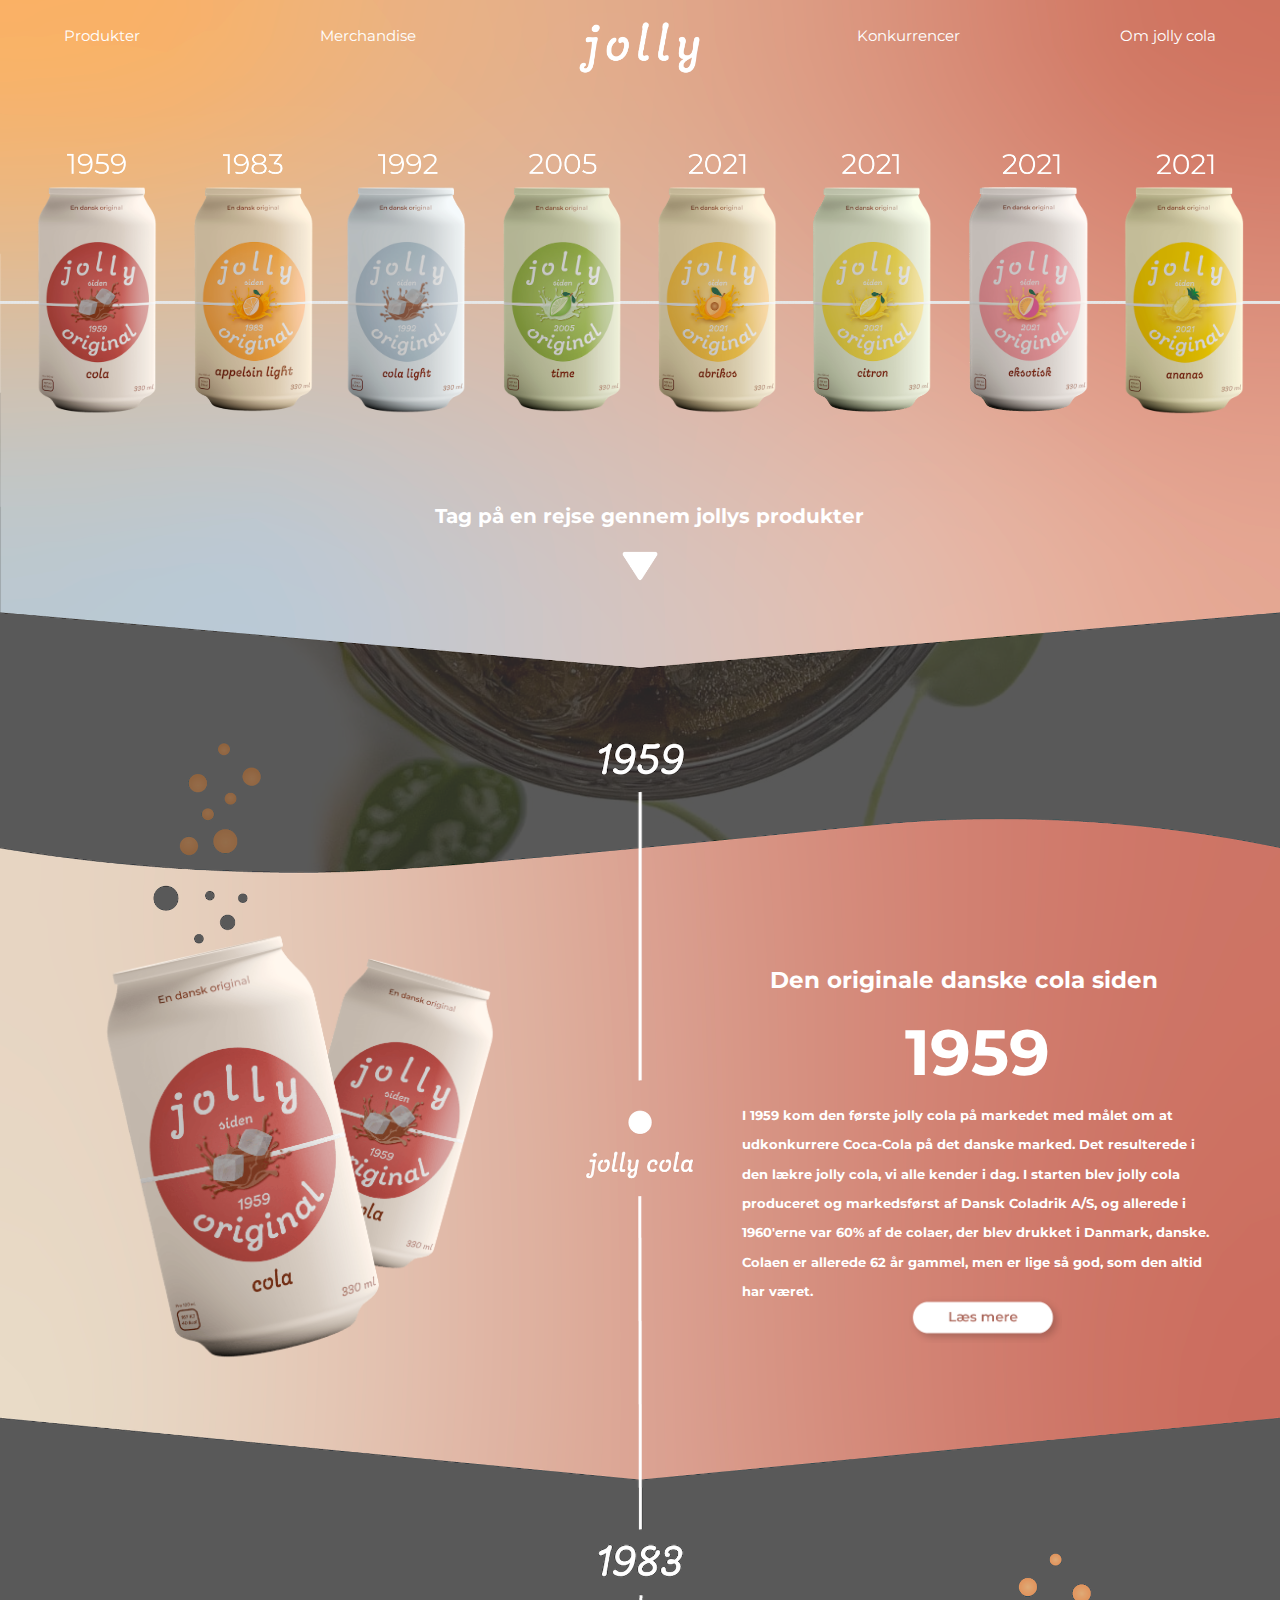
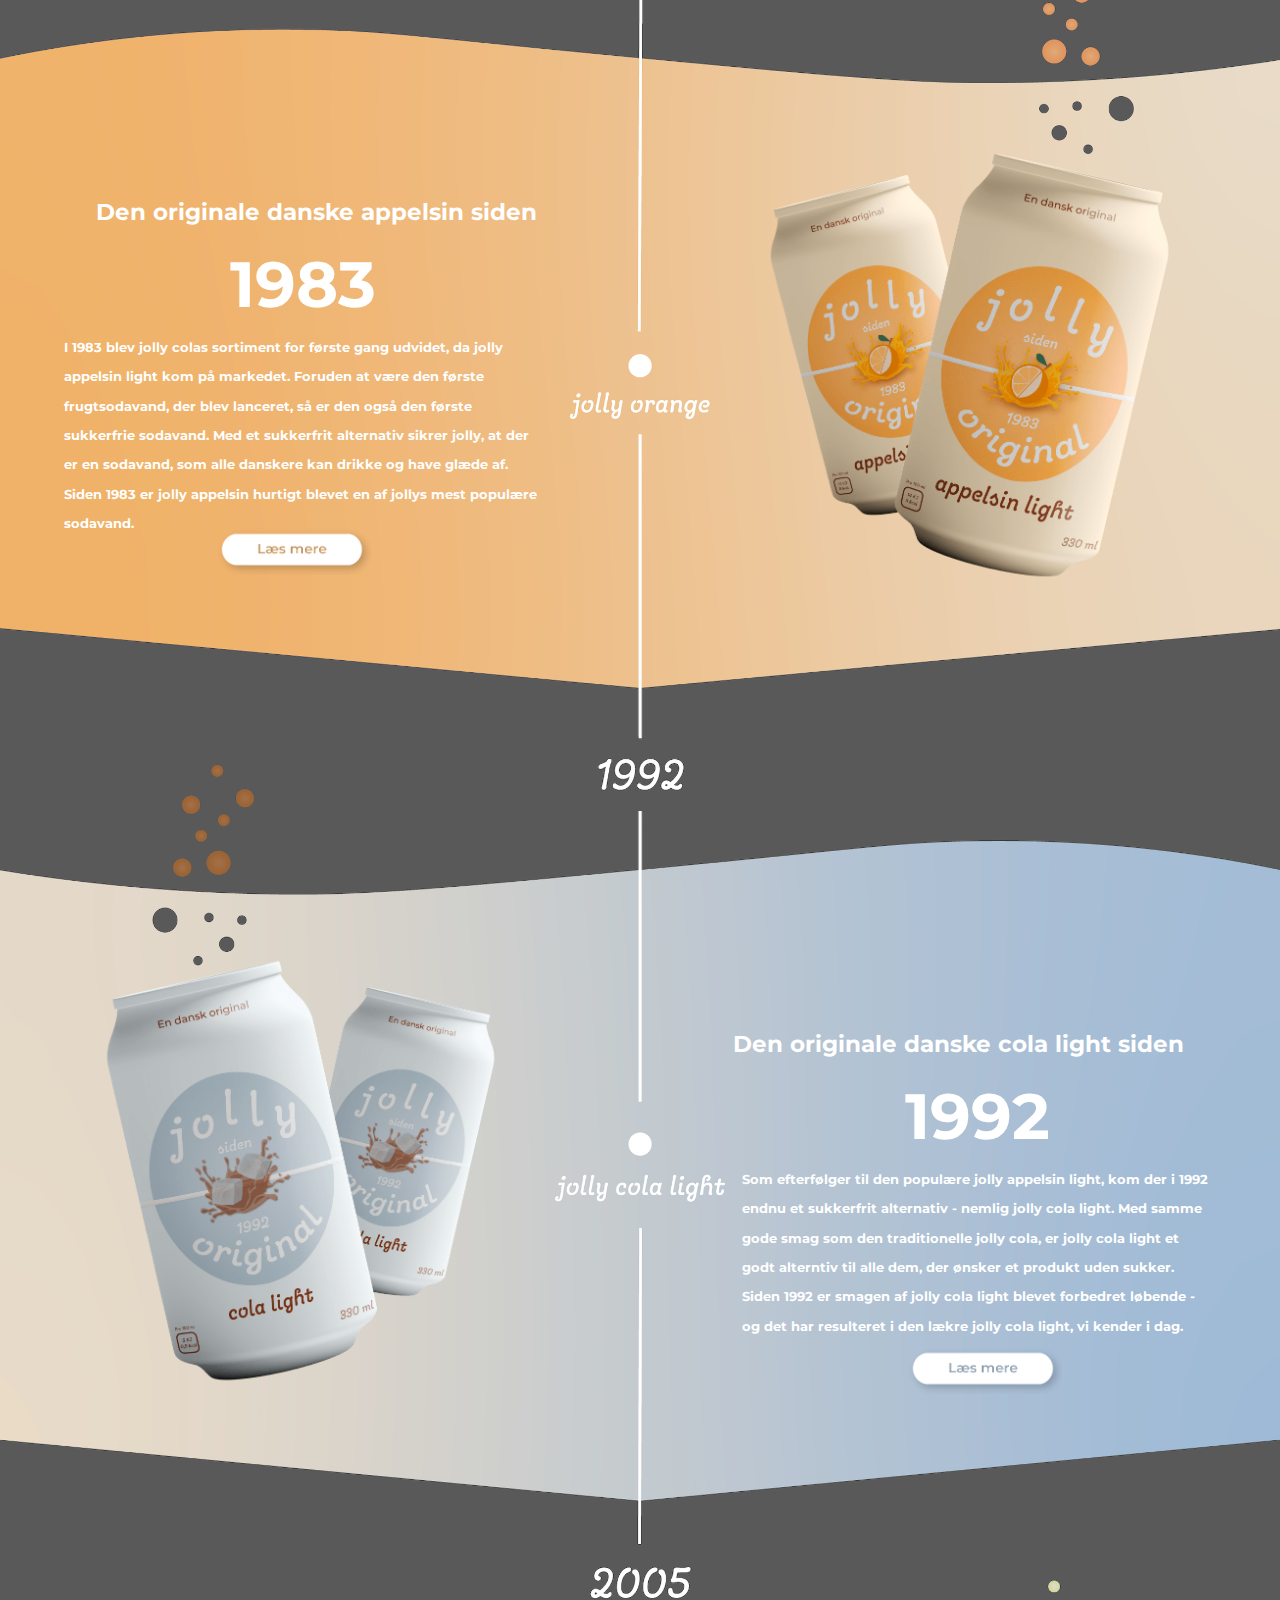
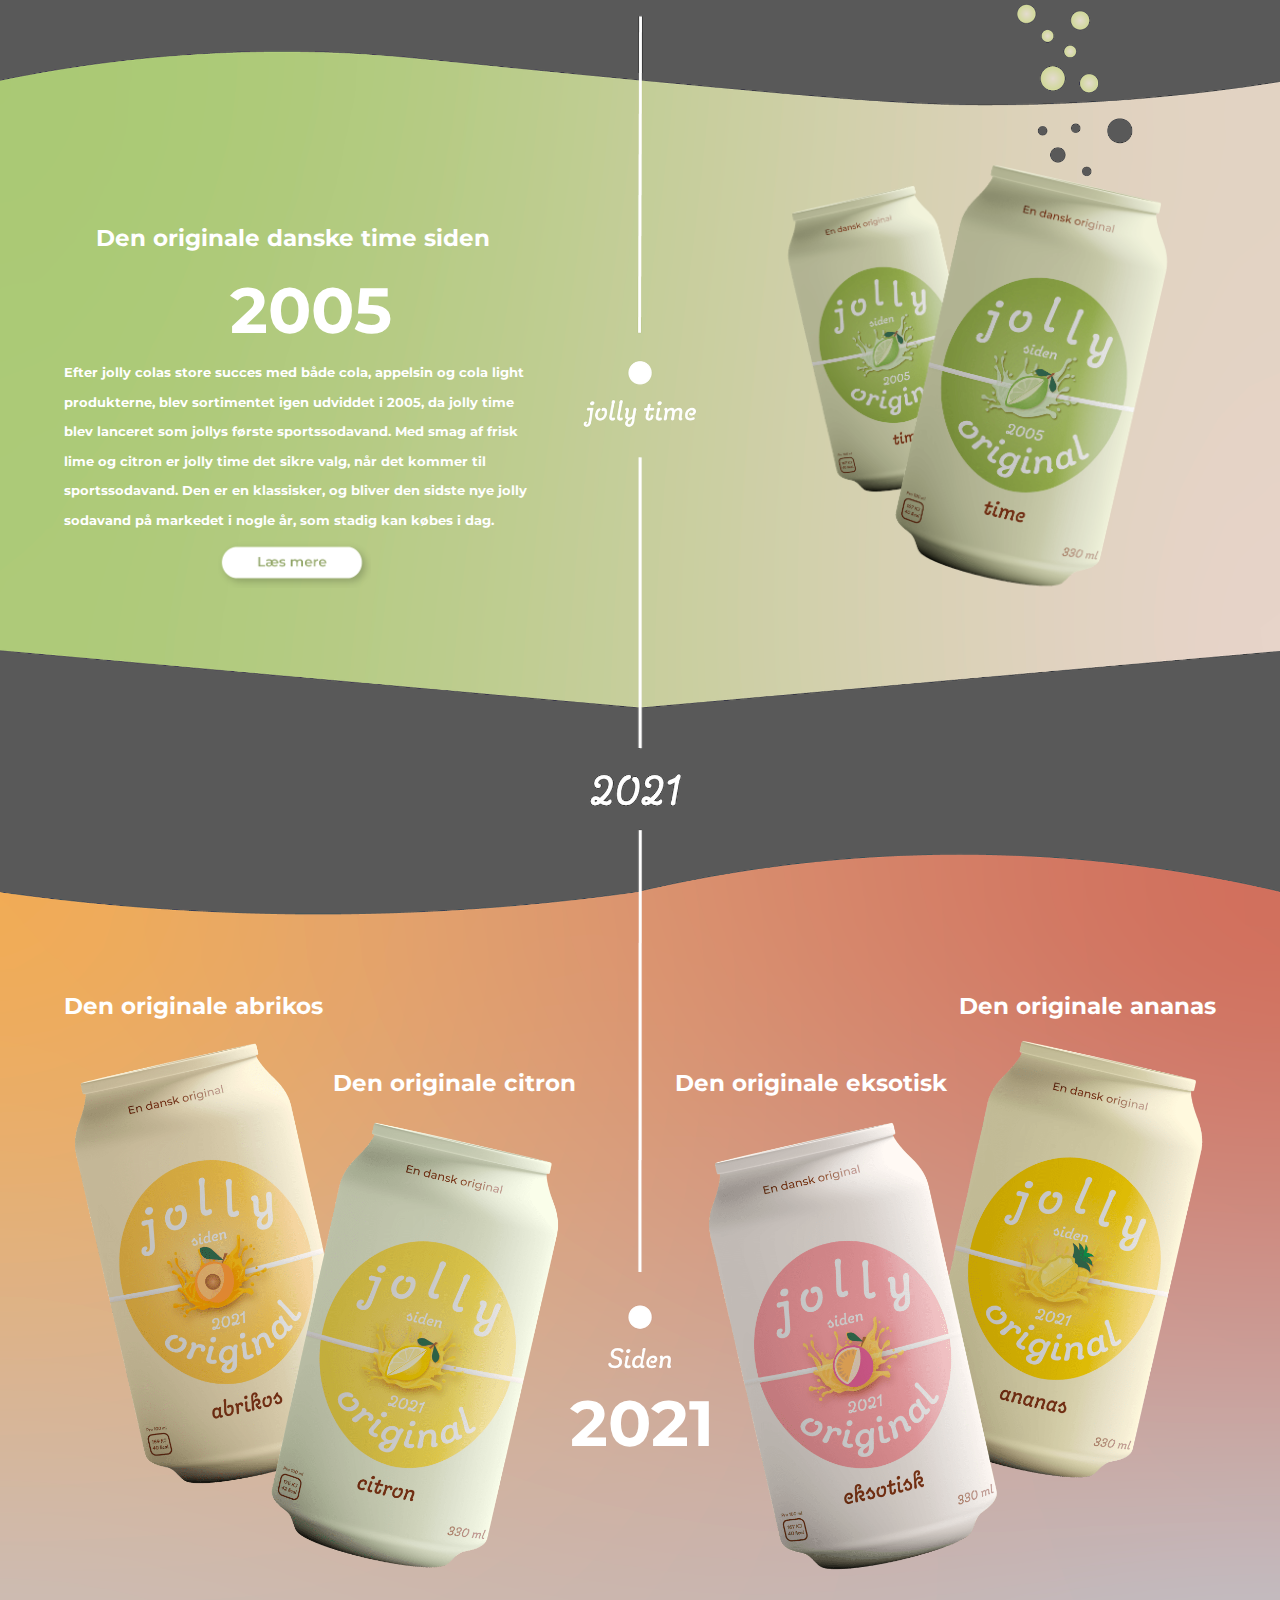
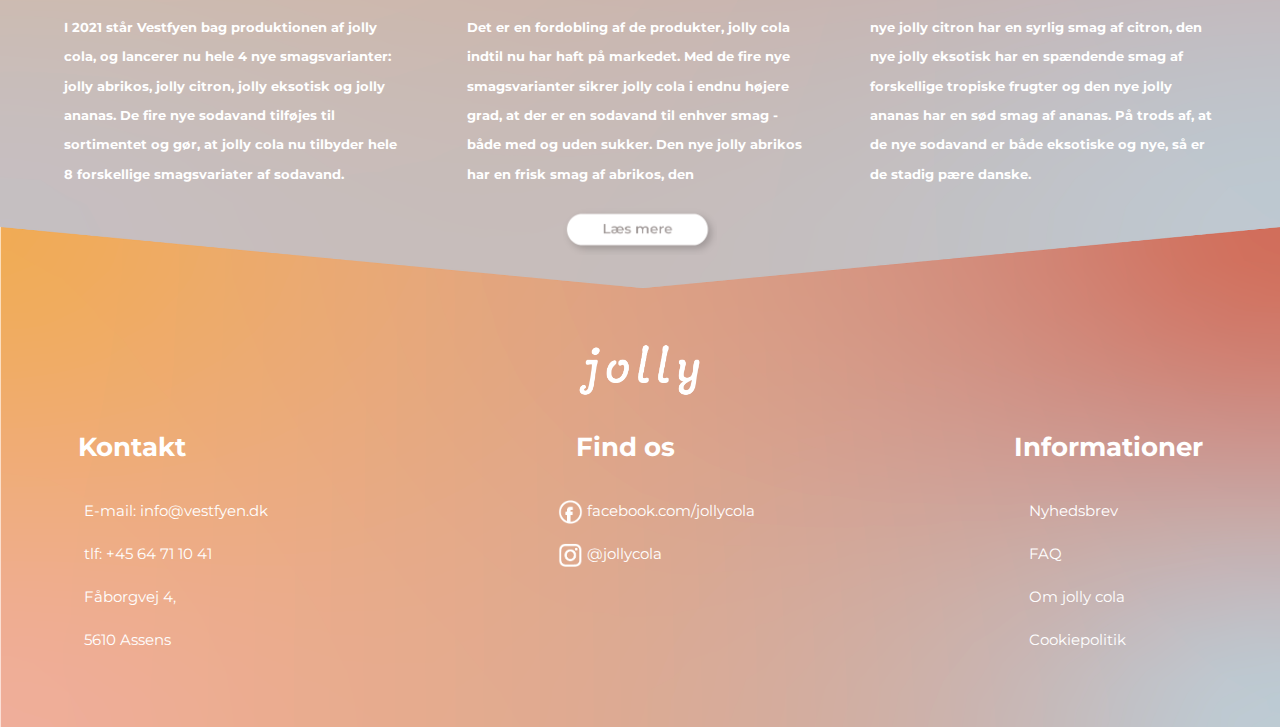
<file: index.html>
<!DOCTYPE html>
<html lang="da">
<head>
  <meta charset="UTF-8">
  <meta name="viewport" content="width=device-width, initial-scale=1.0">
  <meta http-equiv="X-UA-Compatible" content="ie=edge">
  <meta name="description" content="jolly er et dansk sodavandsbrand der har eksisteret siden 1959 og har både cola, appelsin og andre klassikere">
  <meta name="keywords" content="jolly, cola, jollycola, bryggeriet vestfyen, appelsin, light, time, historie">
  <meta name="author" content="Line Heesch Jessen">
  <!-- link rel="stylesheet" href="css/reset.css" -->
	<link rel="stylesheet" href="css/style.css">
  <title>jolly</title>
  <!-- favicon = ikon i faneblad / browser -->
  <link rel="icon" href="images/favicon.png" />
</head>


<body>
  <!-- landing page baggrund!-->
  <img id="baggrund" src="images/baggrund-kopi-min.png" alt="Baggrundsvector">
  <img id="baggrund2" src="images/mobil-min.png" alt="Baggrundsvector">

  <!-- navigation - topmenu!-->
  <header>

    <!-- logo !-->
      <div class="logo">
        <a href="index.html"><img id="logo" src="images/logo-min.png" alt="Logo"></a>
      </div>

      <!-- enkel burger-menu -->
      <div class="burgermenu">
	  <a href="burgermenu.html" aria-label="burgermenu jolly"><img id="burger" src="images/burger.png" alt="burgermenu jolly cola"></a>
    	</div>

      <!-- Menupunkter !-->
      <div class="menupunkter">

      <div class="menu1">
        <a href="produkter.html" class="menuknap1">Produkter</a>
      </div>

      <div class="menu2">
        <a href="merchandise.html" class="menuknap2">Merchandise</a>
      </div>

      <div class="menu3">
        <a href="konkurrencer.html" class="menuknap3">Konkurrencer</a>
      </div>

      <div class="menu4">
        <a href="omos.html" class="menuknap4">Om jolly cola</a>
      </div>
      </div>

  </header>

<!-- parallax -->
<div class="drinks">
  <div class="parallax" style="background-image: url('images/bobler1-min.jpg');">
    </div>

  <div class="parallax" style="background-image: url('images/bobler2-min.jpg');">
    </div>

  <div class="parallax" style="background-image: url('images/bobler3-min.jpg');">
    </div>

  <div class="parallax" style="background-image: url('images/bobler4-min.jpg');">
    </div>

  <div class="parallax" style="background-image: url('images/bobler5-min.jpg');">
    </div>
  </div>

<!-- billede af sodatidslinje -->
<img id="topbillede" src="images/sodatidslinje-min.png" alt="Billede af jolly colas varianter">
  <h2 id="tidslinjetitel">Tag på en rejse gennem jollys produkter</h2>
    <a href="#jollycola"><img id="pil" src="images/pil-min.png" alt="en nedadpegende pil"></a>

    <a href="#section1"><img id="tlcola" src="images/tlcola-min.png" alt="Billede af jolly cola"></a>
    <a href="#section2"><img id="tlappelsin" src="images/tlappelsin-min.png" alt="Billede af jolly cola"></a>
    <a href="#section3"><img id="tllight" src="images/tllight-min.png" alt="Billede af jolly cola"></a>
    <a href="#section4"><img id="tltime" src="images/tltime-min.png" alt="Billede af jolly cola"></a>
    <a href="#jollynyheder"><img id="tlabrikos" src="images/tlabrikos-min.png" alt="Billede af jolly cola"></a>
    <a href="#jollynyheder"><img id="tlcitron" src="images/tlcitron-min.png" alt="Billede af jolly cola"></a>
    <a href="#jollynyheder"><img id="tleksotisk" src="images/tleksotisk-min.png" alt="Billede af jolly cola"></a>
    <a href="#jollynyheder"><img id="tlananas" src="images/tlananas-min.png" alt="Billede af jolly cola"></a>

<!-- jolly cola sektion -->
  <div id="section1"></div>

<img id="jollycola" src="images/jollycola-min.png" alt="Billede af jolly cola">

<section>
  <h2 id=colaoverskrift>Den originale danske cola siden</h2>
  <h2 id=colaårstal>1959</h2>
  <h3 id=colatekst>I 1959 kom den første jolly cola på markedet med målet om at udkonkurrere Coca-Cola på det danske marked. Det resulterede i den lækre jolly cola, vi alle kender i dag. I starten blev jolly cola produceret og markedsførst af Dansk Coladrik A/S, og allerede i 1960'erne var 60% af de colaer, der blev drukket i Danmark, danske. Colaen er allerede 62 år gammel, men er lige så god, som den altid har været.</h3>
  <div>
    <a href="cola.html"><img id="knap1" src="images/knap-min.png" alt="Knap med læs mere tekst"></a>
  </div>
</section>

<!-- jolly appelsin sektion -->
  <div id="section2"></div>

<img id="jollyappelsin" src="images/jollyappelsin-min.png" alt="Billede af jolly appelsin">

<section>
  <h2 id=appelsinoverskrift>Den originale danske appelsin siden</h2>
  <h2 id=appelsinårstal>1983</h2>
  <h3 id=appelsintekst>I 1983 blev  jolly colas sortiment for første gang udvidet, da jolly appelsin light kom på markedet. Foruden at være den første frugtsodavand, der blev lanceret, så er den også den første sukkerfrie sodavand. Med et sukkerfrit alternativ sikrer jolly, at der er en sodavand, som alle danskere kan drikke og have glæde af. Siden 1983 er jolly appelsin hurtigt blevet en af jollys mest populære sodavand. </h3>
  <div>
    <a href="appelsin.html"><img id="knap2" src="images/knap-min.png" alt="Knap med læs mere tekst"></a>
  </div>
</section>

<!-- jolly cola light sektion -->
  <div id="section3"></div>

<img id="jollylight" src="images/jollylight-min.png" alt="Billede af jolly cola light">

<section>
  <h2 id=lightoverskrift>Den originale danske cola light siden</h2>
  <h2 id=lightårstal>1992</h2>
  <h3 id=lighttekst>Som efterfølger til den populære jolly appelsin light, kom der i 1992 endnu et sukkerfrit alternativ - nemlig jolly cola light. Med samme gode smag som den traditionelle jolly cola, er jolly cola light et godt alterntiv til alle dem, der ønsker et produkt uden sukker. Siden 1992 er smagen af jolly cola light blevet forbedret løbende - og det har resulteret i den lækre jolly cola light, vi kender i dag.</h3>
    <div>
      <a href="colalight.html"><img id="knap3" src="images/knap-min.png" alt="Knap med læs mere tekst"></a>
    </div>
</section>

<!-- jolly time sektion -->
  <div id="section4"></div>

<img id="jollytime" src="images/jollytime-min.png" alt="Billede af jolly time">

<section>
  <h2 id=timeoverskrift>Den originale danske time siden</h2>
  <h2 id=timeårstal>2005</h2>
  <h3 id=timetekst>Efter jolly colas store succes med både cola, appelsin og cola light produkterne, blev sortimentet igen udviddet i 2005, da jolly time blev lanceret som jollys første sportssodavand. Med smag af frisk lime og citron er jolly time det sikre valg, når det kommer til sportssodavand. Den er en klassisker, og bliver den sidste nye jolly sodavand på markedet i nogle år, som stadig kan købes i dag. </h3>
  <div>
    <a href="time.html"><img id="knap4" src="images/knap-min.png" alt="Knap med læs mere tekst"></a>
  </div>
</section>

<!-- jolly abrikos, citron, eksotisk og ananas sektion -->
<img id="jollynyheder" src="images/nyheder-min.png" alt="Billede af jollys nyheder">

<section>
  <h2 id=nyhederoverskrift>De originale nyheder siden</h2>
  <h2 id=nyhederoverskrift1>Den originale abrikos</h2>
    <h2 id=nyhederoverskrift2>Den originale citron</h2>
      <h2 id=nyhederoverskrift3>Den originale eksotisk</h2>
        <h2 id=nyhederoverskrift4>Den originale ananas</h2>
  <h2 id=nyhederårstal>2021</h2>
  <h3 id=nyhedertekst>I 2021 står Vestfyen bag produktionen af jolly cola, og lancerer nu hele 4 nye smagsvarianter: jolly abrikos, jolly citron, jolly eksotisk og jolly ananas. De fire nye sodavand tilføjes til sortimentet og gør, at jolly cola nu tilbyder hele 8 forskellige smagsvariater af sodavand.</h3>
    <h3 id=nyhedertekst2>Det er en fordobling af de produkter, jolly cola indtil nu har haft på markedet. Med de fire nye smagsvarianter sikrer jolly cola i endnu højere grad, at der er en sodavand til enhver smag - både med og uden sukker. Den nye jolly abrikos har en frisk smag af abrikos, den </h3>
      <h3 id=nyhedertekst3>nye jolly citron har en syrlig smag af citron, den nye jolly eksotisk har en spændende smag af forskellige tropiske frugter og den nye jolly ananas har en sød smag af ananas. På trods af, at de nye sodavand er både eksotiske og nye, så er de stadig pære danske.</h3>
        <h3 id=nyhedertekstmobil>I 2021 står Vestfyen bag produktionen af jolly cola, og lancerer nu hele 4 nye smagsvarianter: jolly abrikos, jolly citron, jolly eksotisk og jolly ananas. De fire nye sodavand tilføjet til sortimentet og gør, at jolly cola nu tilbyder hele 8 forskellige smagsvariater af sodavand. Det er en fordobling af de produkter, jolly cola indtil nu har haft på markedet. Med de fire nye smagsvarianter sikrer jolly cola i endnu højere grad, at der er en sodavand til enhver smag - både med og uden sukker. På trods af, at de nye sodavand er både eksotiske og nye, så er de stadig pære danske. </h3>

      <div>
        <a href="produkter.html"><img id="knap5" src="images/knap-min.png" alt="Knap med læs mere tekst"></a>
      </div>
</section>

<!-- footer!-->
<footer>
  <section>
    <img id="slutlogo" src="images/logo-min.png" alt="Billede af logo">
    <h2 id="kontakt">Kontakt</h2>
    <h2 id="find-os">Find os</h2>
    <h2 id="information">Informationer</h2>

  <!-- punkter under "kontakt"!-->
    <ul id="kontaktliste">
      <li>E-mail: info@vestfyen.dk</li>
      <li>tlf: +45 64 71 10 41</li>
      <li>Fåborgvej 4,</li>
      <li>5610 Assens</li>
    </ul>

  <!-- punkter under "information"!-->
    <ul id="informationsliste">
      <li><a class="punkter" href="x">Nyhedsbrev</a></li>
      <li><a class="punkter" href="x">FAQ</a></li>
      <li><a class="punkter" href="omos.html">Om jolly cola</a></li>
      <li><a class="punkter" href="x">Cookiepolitik</a></li>
    </ul>

  <!-- punkter under "find os"!-->
    <ul id="findosliste">
      <li><a class="punkter" href="x"><img id="facebook" src="images/facebook.png" alt="Billede af facebook logo"> facebook.com/jollycola</a></li>
      <li><a class="punkter" href="x"><img id="instagram" src="images/instagram.png" alt="Billede af instagram logo"> @jollycola</a></li>
    </ul>
  </section>
</footer>

</body>

</html>
</file>
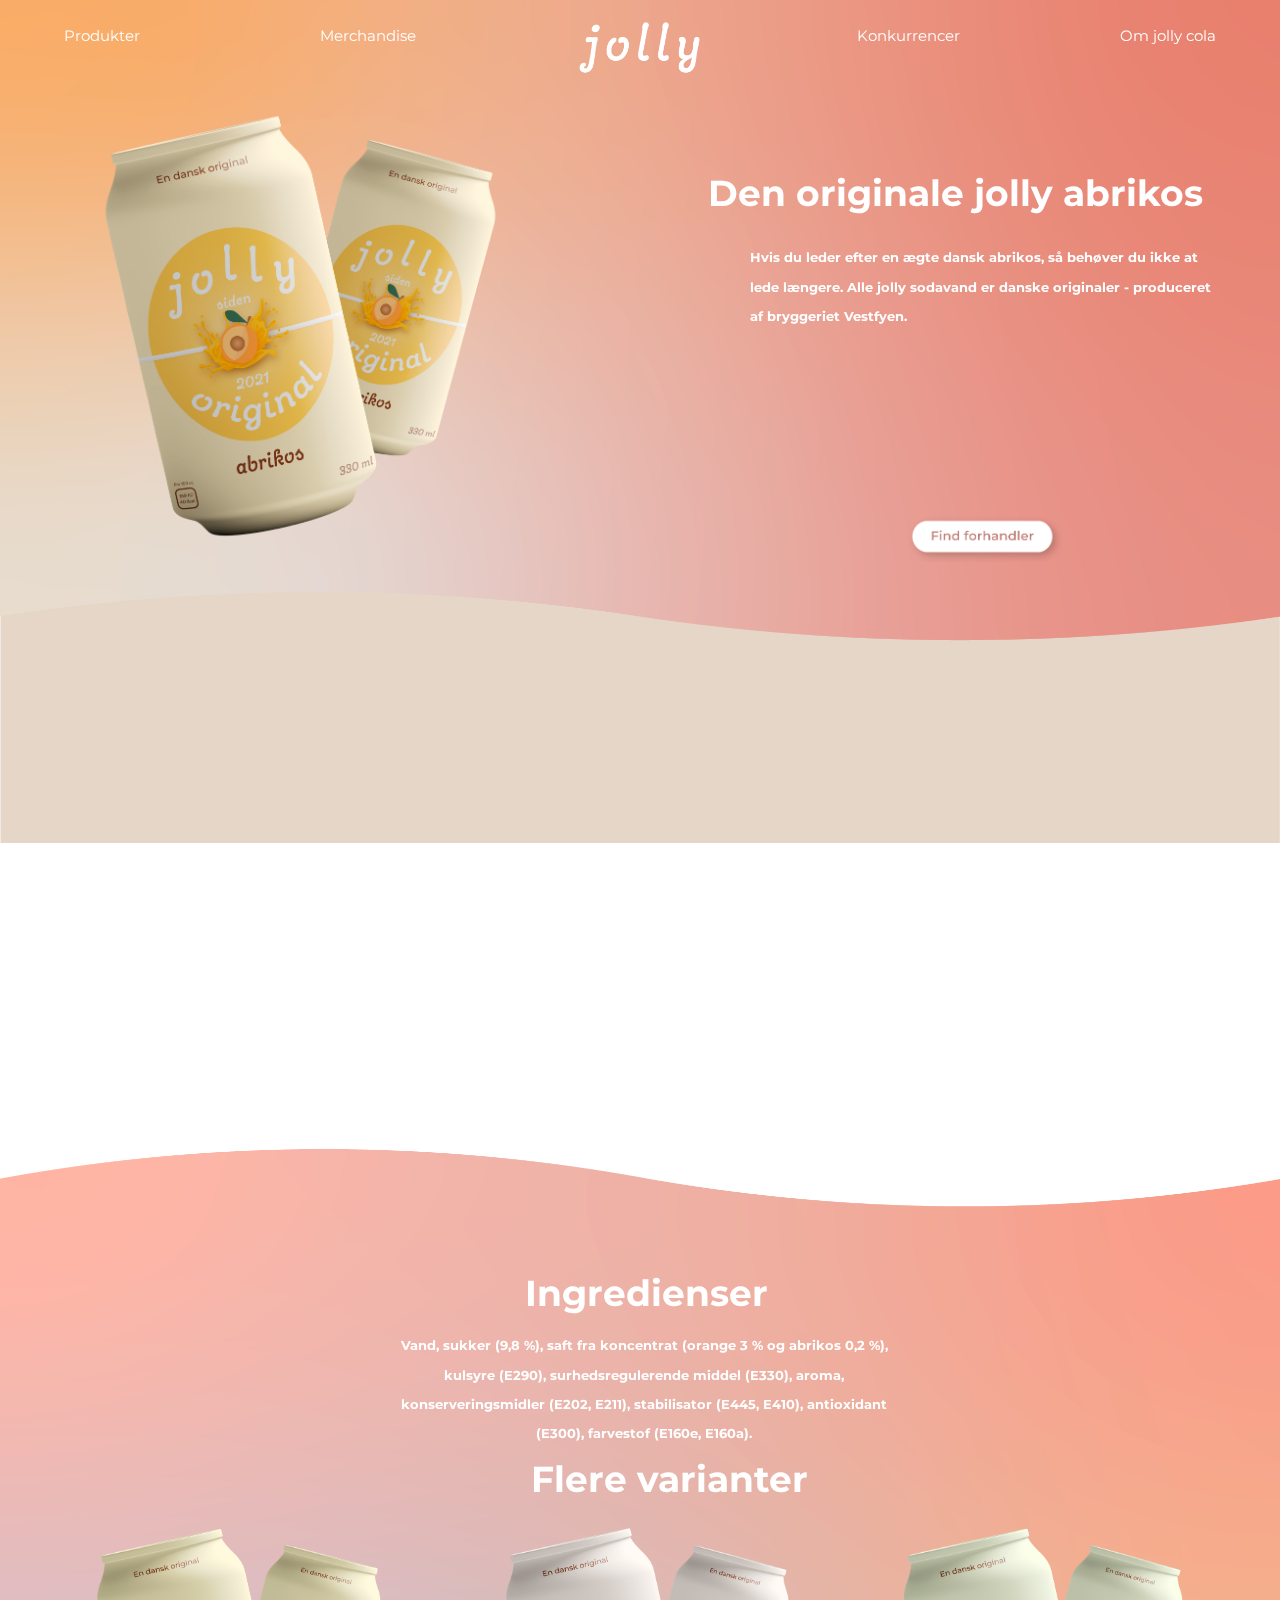
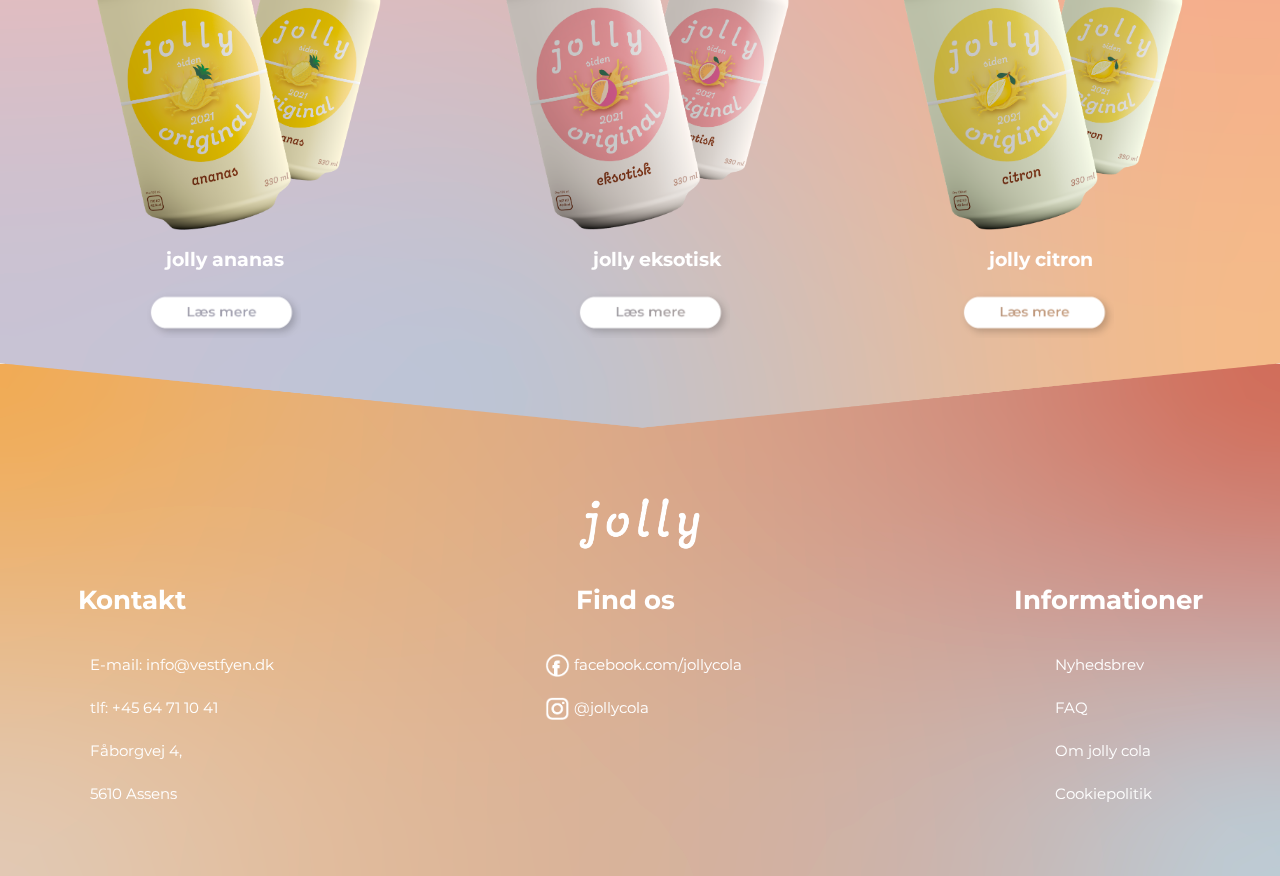
<file: abrikos.html>
<!DOCTYPE html>
<html lang="en">
<head>
  <meta charset="UTF-8">
  <meta name="viewport" content="width=device-width, initial-scale=1.0">
  <meta http-equiv="X-UA-Compatible" content="ie=edge">
  <meta name="description" content="Den originale jolly abrikos fra 2021. Læs mere om ingredienser og find forhandler.">
  <meta name="keywords" content="jolly, abrikos, ingredienser, abrikossaft, forhandler, sodavand, sukker">
  <meta name="author" content="Line Heesch Jessen">
  <!-- link rel="stylesheet" href="css/reset.css" -->
	<link rel="stylesheet" href="css/abrikos.css">
  <title>jolly abrikos</title>
  <!-- favicon = ikon i faneblad / browser -->
  <link rel="icon" href="images/favicon.png" />
</head>

<body>

  <!-- landing page baggrund!-->
  <img id="baggrund" src="images/abrikos-baggrund.png" alt="Baggrundsvector">
  <img id="baggrund2" src="images/abrikos-mobil.png" alt="Baggrundsvector">

  <!-- navigation - topmenu!-->
  <header>

    <!-- logo !-->
      <div class="logo">
        <a href="index.html"><img id="logo" src="images/logo-min.png" alt="Logo"></a>
      </div>

      <!-- enkel burger-menu -->
      <div class="burgermenu">
	  <a href="burgermenu.html" aria-label="burgermenu jolly"><img id="burger" src="images/burger.png" alt="burgermenu jolly cola"></a>
    	</div>

      <!-- Menupunkter !-->
      <div class="menupunkter">

      <div class="menu1">
        <a href="produkter.html" class="menuknap1">Produkter</a>
      </div>

      <div class="menu2">
        <a href="merchandise.html" class="menuknap2">Merchandise</a>
      </div>

      <div class="menu3">
        <a href="konkurrencer.html" class="menuknap3">Konkurrencer</a>
      </div>

      <div class="menu4">
        <a href="omos.html" class="menuknap4">Om jolly cola</a>
      </div>
      </div>

    </header>

  <!-- parallax -->
    <img class="parallax" src="images/abrikos-info.jpg" alt="Infographic jolly abrikos">

  <!-- jolly time sektion -->
  <img id="abrikosbillede" src="images/jollyabrikos.png" alt="Billede af jolly abrikos">

  <section>
    <h2 id=abrikosoverskrift>Den originale jolly abrikos</h2>
    <h3 id=abrikostekst>Hvis du leder efter en ægte dansk abrikos, så behøver du ikke at lede længere. Alle jolly sodavand er danske originaler - produceret af bryggeriet Vestfyen. </h3>
    <div>
      <a href="#nye-artikler"><img id="knap1" src="images/forhandler-knap.png" alt="Knap med find forhandler tekst"></a>
    </div>
     </section>

  <!-- ingredienssektion -->
  <section>
    <h2 id=ingrediens-overskrift>Ingredienser</h2>
    <h3 id=ingredienser>Vand, sukker (9,8 %), saft fra koncentrat (orange 3 % og abrikos 0,2 %), kulsyre (E290), surhedsregulerende middel (E330), aroma, konserveringsmidler (E202, E211), stabilisator (E445, E410), antioxidant (E300), farvestof (E160e, E160a).</h3>
      </section>

  <!-- Flere varianter -->

  <h2 id=flerevarianter>Flere varianter</h2>

  <a href="ananas.html"><img id="jollyananas" src="images/jollyananas.png" alt="Billede af jolly ananas"></a>
  <a href="eksotisk.html"><img id="jollyeksotisk" src="images/jollyeksotisk.png" alt="Billede af jolly cola eksotisk"></a>
  <a href="citron.html"><img id="jollycitron" src="images/jollycitron.png" alt="Billede af jolly time"></a>

  <h3 id=ananastekst>jolly ananas</h3>
  <h3 id=eksotisktekst>jolly eksotisk</h3>
  <h3 id=citrontekst>jolly citron</h3>

<!-- Knapper -->
  <div>
    <a href="ananas.html"><img id="knap2" src="images/knap.png" alt="Knap med læs mere tekst"></a>
  </div>
  <div>
    <a href="eksotisk.html"><img id="knap3" src="images/knap.png" alt="Knap med læs mere tekst"></a>
  </div>
  <div>
    <a href="citron.html"><img id="knap4" src="images/knap.png" alt="Knap med læs mere tekst"></a>
  </div>

  <!-- footer!-->
  <footer>
    <section>
      <img id="slutlogo" src="images/logo.png" alt="Billede af logo">
      <h2 id="kontakt">Kontakt</h2>
      <h2 id="find-os">Find os</h2>
      <h2 id="information">Informationer</h2>

    <!-- punkter under "kontakt"!-->
      <ul id="kontaktliste">
        <li>E-mail: info@vestfyen.dk</li>
        <li>tlf: +45 64 71 10 41</li>
        <li>Fåborgvej 4,</li>
        <li>5610 Assens</li>
      </ul>

    <!-- punkter under "information"!-->
      <ul id="informationsliste">
        <li><a class="punkter" href="x">Nyhedsbrev</a></li>
        <li><a class="punkter" href="x">FAQ</a></li>
        <li><a class="punkter" href="omos.html">Om jolly cola</a></li>
        <li><a class="punkter" href="x">Cookiepolitik</a></li>
      </ul>

    <!-- punkter under "find os"!-->
      <ul id="findosliste">
        <li><a class="punkter" href="x"><img id="facebook" src="images/facebook.png" alt="Billede af facebook logo"> facebook.com/jollycola</a></li>
        <li><a class="punkter" href="x"><img id="instagram" src="images/instagram.png" alt="Billede af instagram logo"> @jollycola</a></li>
      </ul>
    </section>
  </footer>

</body>

</html>
</file>
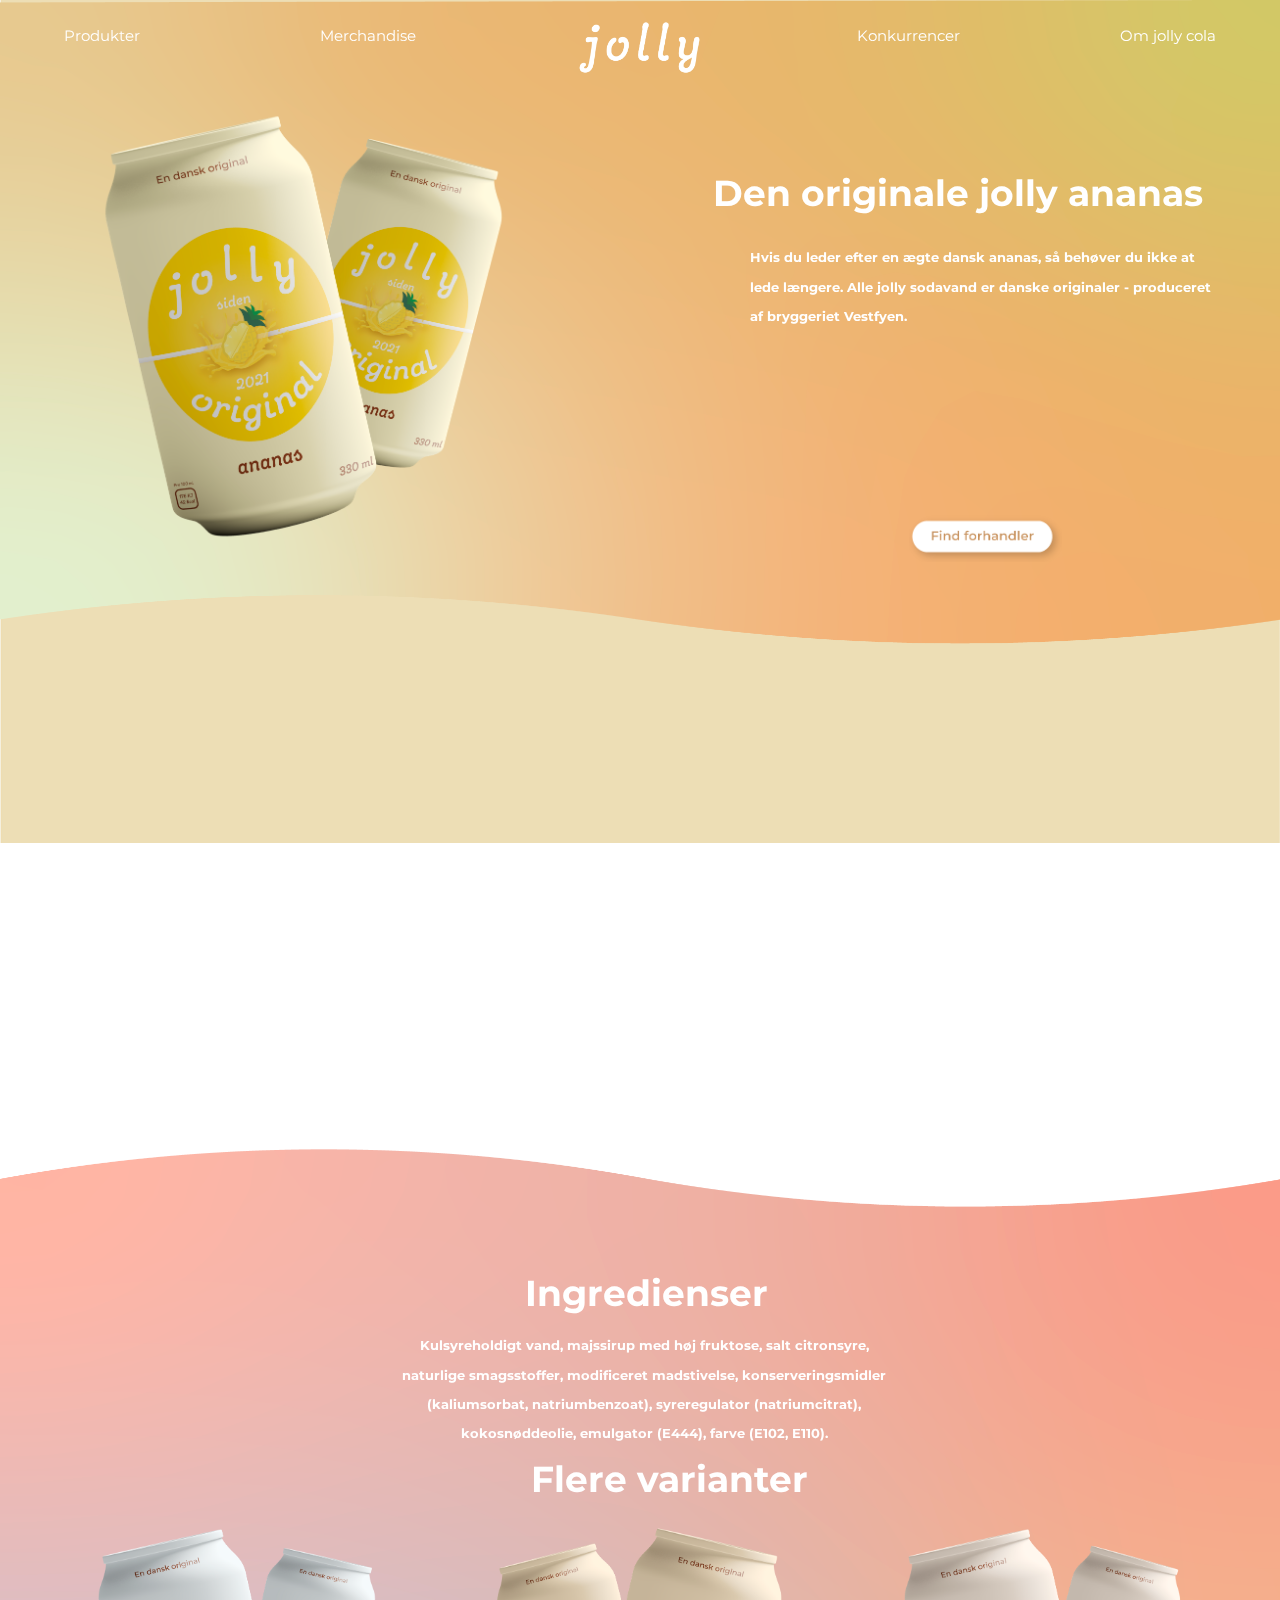
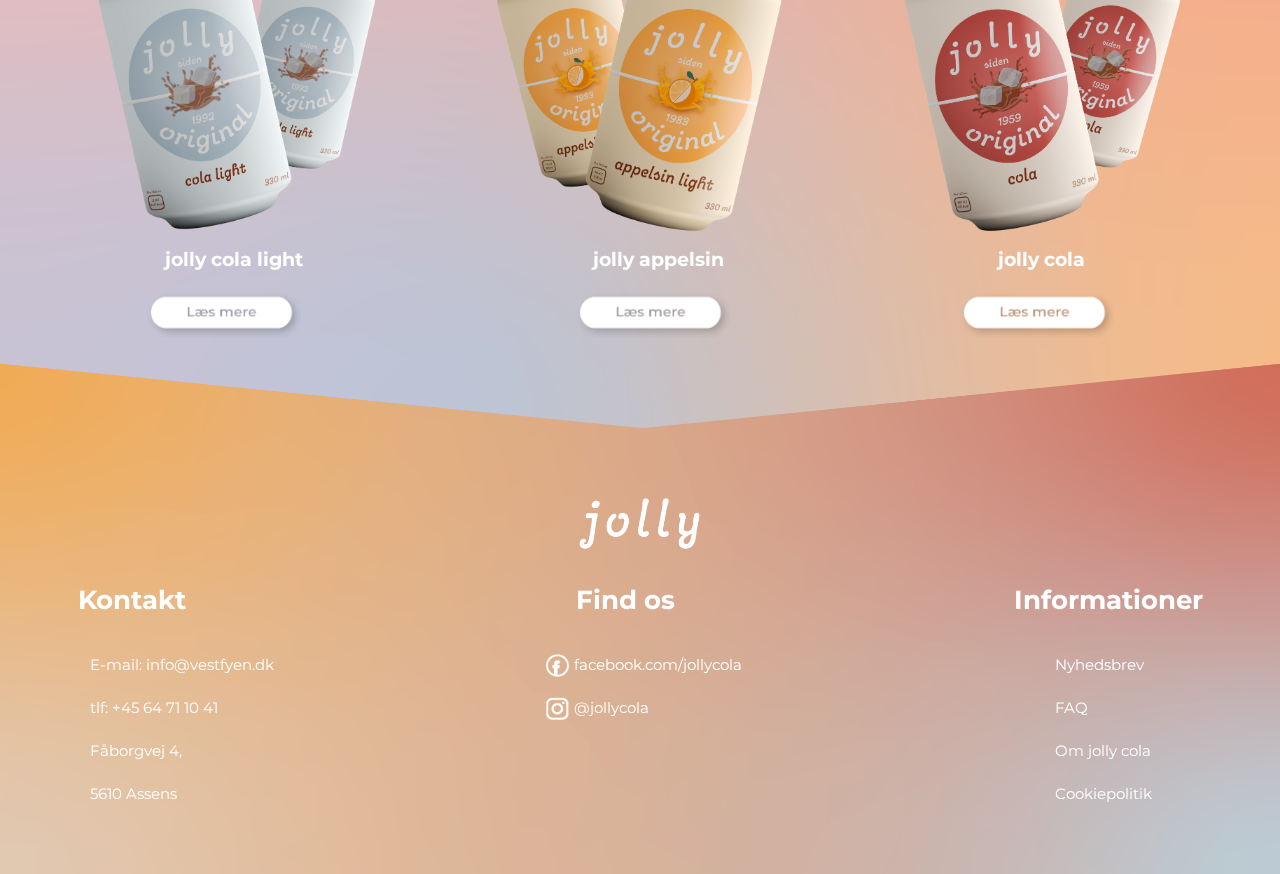
<file: ananas.html>
<!DOCTYPE html>
<html lang="en">
<head>
  <meta charset="UTF-8">
  <meta name="viewport" content="width=device-width, initial-scale=1.0">
  <meta http-equiv="X-UA-Compatible" content="ie=edge">
  <meta name="description" content="Den originale jolly ananas fra 2021. Læs mere om ingredienser og find forhandler.">
  <meta name="keywords" content="jolly, ananas, nyheder, ingredienser, ananassaft, forhandler">
  <meta name="author" content="Line Heesch Jessen">
  <!-- link rel="stylesheet" href="css/reset.css" -->
	<link rel="stylesheet" href="css/ananas.css">
  <title>jolly ananas</title>
  <!-- favicon = ikon i faneblad / browser -->
  <link rel="icon" href="images/favicon.png" />
</head>

<body>

  <!-- landing page baggrund!-->
  <img id="baggrund" src="images/ananas-baggrund.png" alt="Baggrundsvector">
  <img id="baggrund2" src="images/ananas-mobil.png" alt="Baggrundsvector">

  <!-- navigation - topmenu!-->
  <header>

    <!-- logo !-->
      <div class="logo">
        <a href="index.html"><img id="logo" src="images/logo-min.png" alt="Logo"></a>
      </div>

      <!-- enkel burger-menu -->
      <div class="burgermenu">
	  <a href="burgermenu.html" aria-label="burgermenu jolly"><img id="burger" src="images/burger.png" alt="burgermenu jolly cola"></a>
    	</div>

      <!-- Menupunkter !-->
      <div class="menupunkter">

      <div class="menu1">
        <a href="produkter.html" class="menuknap1">Produkter</a>
      </div>

      <div class="menu2">
        <a href="merchandise.html" class="menuknap2">Merchandise</a>
      </div>

      <div class="menu3">
        <a href="konkurrencer.html" class="menuknap3">Konkurrencer</a>
      </div>

      <div class="menu4">
        <a href="omos.html" class="menuknap4">Om jolly cola</a>
      </div>
      </div>

    </header>

  <!-- parallax -->
    <img class="parallax" src="images/ananas-info.jpg">

  <!-- jolly ananas sektion -->
  <img id="ananasbillede" src="images/jollyananas.png" alt="Billede af jolly ananas">

  <section>
    <h2 id=ananasoverskrift>Den originale jolly ananas</h2>
    <h3 id=ananastekst>Hvis du leder efter en ægte dansk ananas, så behøver du ikke at lede længere. Alle jolly sodavand er danske originaler - produceret af bryggeriet Vestfyen. </h3>
    <div>
      <a href="#nye-artikler"><img id="knap1" src="images/forhandler-knap.png" alt="Knap med find forhandler tekst"></a>
    </div>
     </section>

  <!-- ingredienssektion -->
  <section>
    <h2 id=ingrediens-overskrift>Ingredienser</h2>
    <h3 id=ingredienser>Kulsyreholdigt vand, majssirup med høj fruktose, salt citronsyre, naturlige smagsstoffer, modificeret madstivelse, konserveringsmidler (kaliumsorbat, natriumbenzoat), syreregulator (natriumcitrat), kokosnøddeolie, emulgator (E444), farve (E102, E110).</h3>
      </section>

  <!-- Flere varianter -->

  <h2 id=flerevarianter>Flere varianter</h2>

  <a href="colalight.html"><img id="jollylight" src="images/jollylight.png" alt="Billede af jolly light"></a>
  <a href="appelsin.html"><img id="jollyappelsin" src="images/jollyappelsin.png" alt="Billede af jolly appelsin"></a>
  <a href="cola.html"><img id="jollycola" src="images/jollycola.png" alt="Billede af jolly time"></a>

  <h3 id=lighttekst>jolly cola light</h3>
  <h3 id=appelsintekst>jolly appelsin</h3>
  <h3 id=colatekst>jolly cola</h3>

<!-- Knapper -->
  <div>
    <a href="colalight.html"><img id="knap2" src="images/knap.png" alt="Knap med læs mere tekst"></a>
  </div>
  <div>
    <a href="appelsin.html"><img id="knap3" src="images/knap.png" alt="Knap med læs mere tekst"></a>
  </div>
  <div>
    <a href="cola.html"><img id="knap4" src="images/knap.png" alt="Knap med læs mere tekst"></a>
  </div>

  <!-- footer!-->
  <footer>
    <section>
      <img id="slutlogo" src="images/logo.png" alt="Billede af logo">
      <h2 id="kontakt">Kontakt</h2>
      <h2 id="find-os">Find os</h2>
      <h2 id="information">Informationer</h2>

    <!-- punkter under "kontakt"!-->
      <ul id="kontaktliste">
        <li>E-mail: info@vestfyen.dk</li>
        <li>tlf: +45 64 71 10 41</li>
        <li>Fåborgvej 4,</li>
        <li>5610 Assens</li>
      </ul>

    <!-- punkter under "information"!-->
      <ul id="informationsliste">
        <li><a class="punkter" href="x">Nyhedsbrev</a></li>
        <li><a class="punkter" href="x">FAQ</a></li>
        <li><a class="punkter" href="omos.html">Om jolly cola</a></li>
        <li><a class="punkter" href="x">Cookiepolitik</a></li>
      </ul>

    <!-- punkter under "find os"!-->
      <ul id="findosliste">
        <li><a class="punkter" href="x"><img id="facebook" src="images/facebook.png" alt="Billede af facebook logo"> facebook.com/jollycola</a></li>
        <li><a class="punkter" href="x"><img id="instagram" src="images/instagram.png" alt="Billede af instagram logo"> @jollycola</a></li>
      </ul>
    </section>
  </footer>

</body>

</html>
</file>
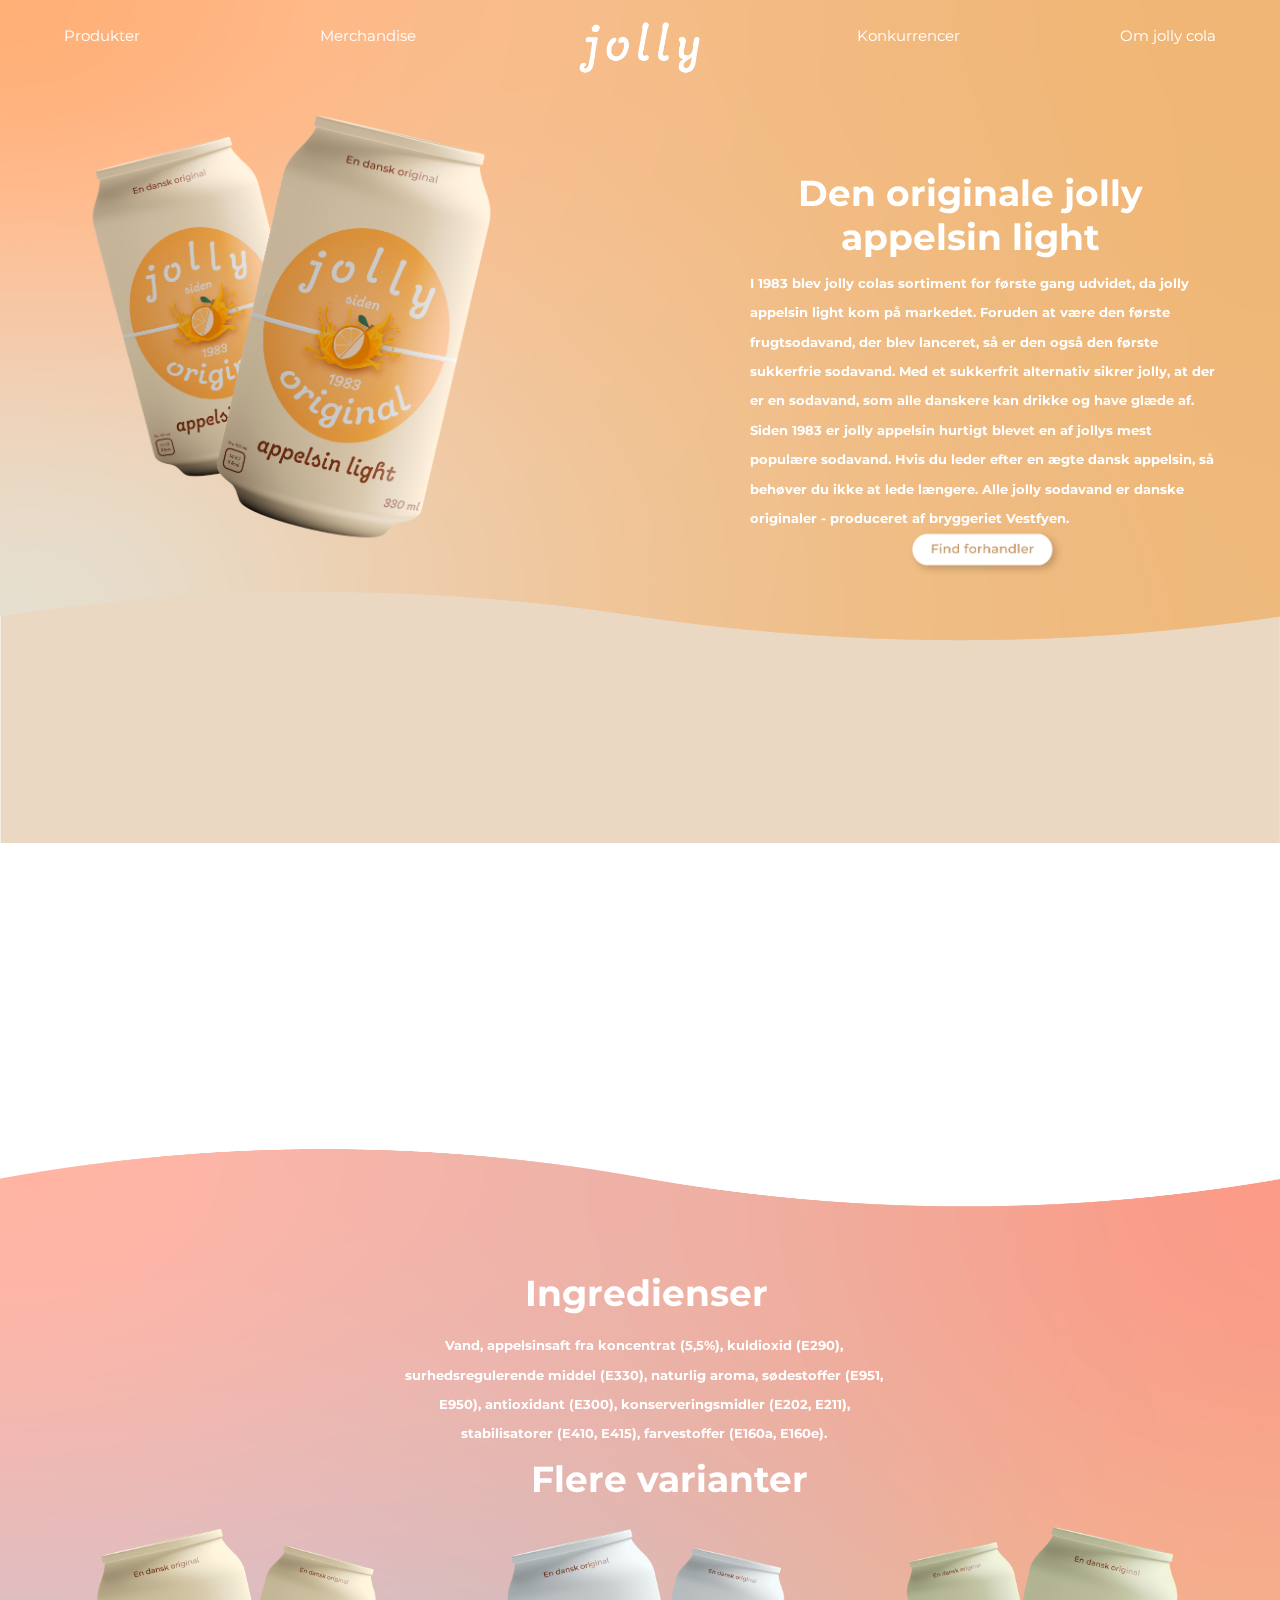
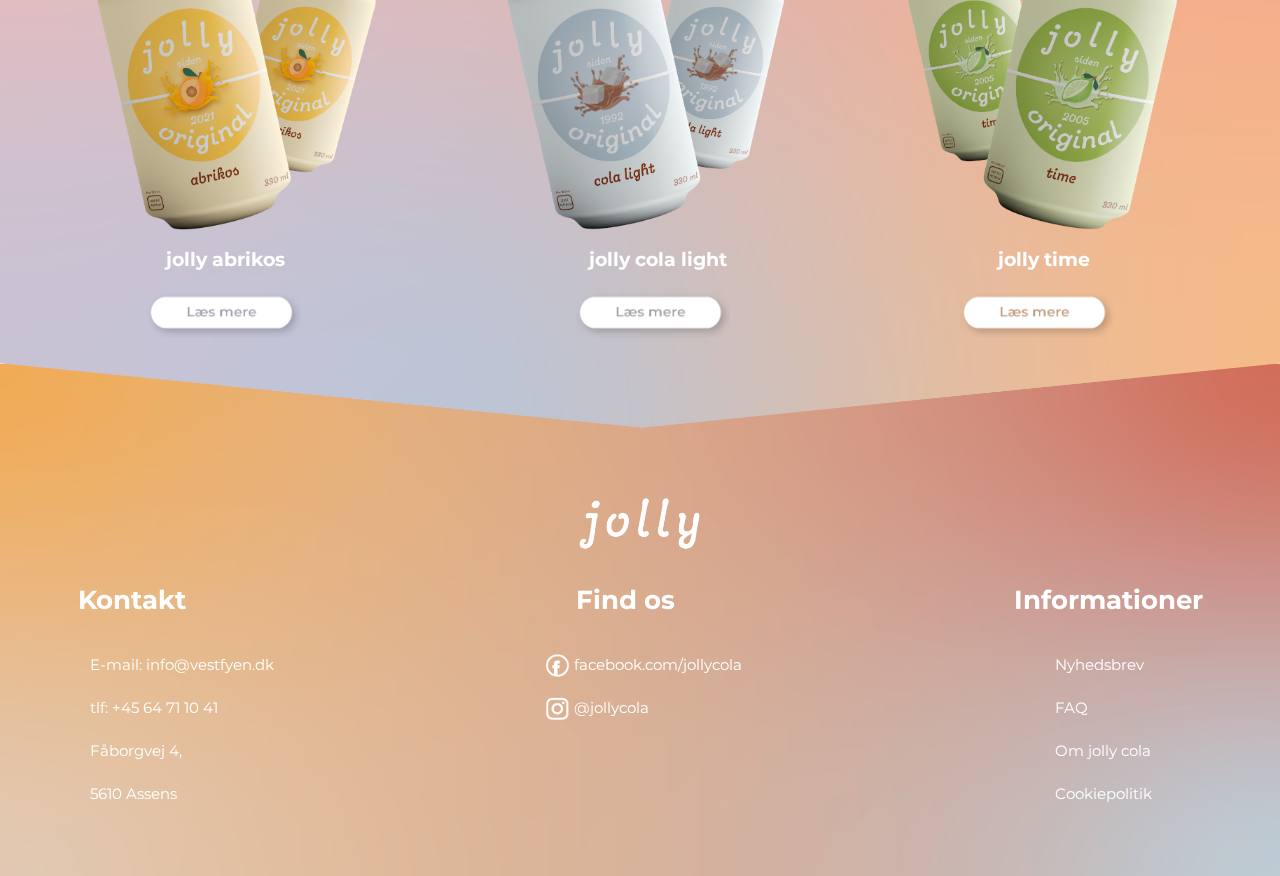
<file: appelsin.html>
<!DOCTYPE html>
<html lang="en">
<head>
  <meta charset="UTF-8">
  <meta name="viewport" content="width=device-width, initial-scale=1.0">
  <meta http-equiv="X-UA-Compatible" content="ie=edge">
  <meta name="description" content="Den originale jolly appelsin fra 1983. Læs mere om ingredienser og find forhandler.">
  <meta name="keywords" content="jolly, appelsin, light, sukkerfri, appelsinsaft, ingredienser, forhandler">
  <meta name="author" content="Line Heesch Jessen">
  <!-- link rel="stylesheet" href="css/reset.css" -->
	<link rel="stylesheet" href="css/appelsin.css">
  <title>jolly appelsin light</title>
  <!-- favicon = ikon i faneblad / browser -->
  <link rel="icon" href="images/favicon.png" />
</head>

<body>

  <!-- landing page baggrund!-->
  <img id="baggrund" src="images/appelsin-baggrund.png" alt="Baggrundsvector">
  <img id="baggrund2" src="images/appelsin-mobil.png" alt="Baggrundsvector">
  <!-- navigation - topmenu!-->
  <header>

    <!-- logo !-->
      <div class="logo">
        <a href="index.html"><img id="logo" src="images/logo-min.png" alt="Logo"></a>
      </div>

      <!-- enkel burger-menu -->
      <div class="burgermenu">
    <a href="burgermenu.html" aria-label="burgermenu jolly"><img id="burger" src="images/burger.png" alt="burgermenu jolly cola"></a>
      </div>

      <!-- Menupunkter !-->
      <div class="menupunkter">

      <div class="menu1">
        <a href="produkter.html" class="menuknap1">Produkter</a>
      </div>

      <div class="menu2">
        <a href="merchandise.html" class="menuknap2">Merchandise</a>
      </div>

      <div class="menu3">
        <a href="konkurrencer.html" class="menuknap3">Konkurrencer</a>
      </div>

      <div class="menu4">
        <a href="omos.html" class="menuknap4">Om jolly cola</a>
      </div>
      </div>

    </header>

  <!-- parallax -->
    <img class="parallax" src="images/appelsin-info.jpg">
      </img>

  <!-- jolly appelsin sektion -->
  <img id="appelsinbillede" src="images/jollyappelsin.png" alt="Billede af jolly appelsin">

  <section>
    <h2 id=appelsinoverskrift>Den originale jolly appelsin light</h2>
    <h3 id=appelsintekst>I 1983 blev  jolly colas sortiment for første gang udvidet, da jolly appelsin light kom på markedet. Foruden at være den første frugtsodavand, der blev lanceret, så er den også den første sukkerfrie sodavand. Med et sukkerfrit alternativ sikrer jolly, at der er en sodavand, som alle danskere kan drikke og have glæde af. Siden 1983 er jolly appelsin hurtigt blevet en af jollys mest populære sodavand. Hvis du leder efter en ægte dansk appelsin, så behøver du ikke at lede længere. Alle jolly sodavand er danske originaler - produceret af bryggeriet Vestfyen. </h3>
    <div>
      <a href="#nye-artikler"><img id="knap1" src="images/forhandler-knap.png" alt="Knap med find forhandler tekst"></a>
    </div>
     </section>

  <!-- ingredienssektion -->
  <section>
    <h2 id=ingrediens-overskrift>Ingredienser</h2>
    <h3 id=ingredienser>Vand, appelsinsaft fra koncentrat (5,5%), kuldioxid (E290), surhedsregulerende middel (E330), naturlig aroma, sødestoffer (E951, E950), antioxidant (E300), konserveringsmidler (E202, E211), stabilisatorer (E410, E415), farvestoffer (E160a, E160e).</h3>
      </section>

  <!-- Flere varianter -->

  <h2 id=flerevarianter>Flere varianter</h2>

  <a href="abrikos.html"><img id="jollyabrikos" src="images/jollyabrikos.png" alt="Billede af jolly appelsin"></a>
  <a href="colalight.html"><img id="jollylight" src="images/jollylight.png" alt="Billede af jolly cola light"></a>
  <a href="time.html"><img id="jollytime" src="images/jollytime.png" alt="Billede af jolly time"></a>

  <h3 id=abrikostekst>jolly abrikos</h3>
  <h3 id=lighttekst>jolly cola light</h3>
  <h3 id=timetekst>jolly time</h3>

<!-- Knapper -->
  <div>
    <a href="abrikos.html"><img id="knap2" src="images/knap.png" alt="Knap med læs mere tekst"></a>
  </div>
  <div>
    <a href="colalight.html"><img id="knap3" src="images/knap.png" alt="Knap med læs mere tekst"></a>
  </div>
  <div>
    <a href="time.html"><img id="knap4" src="images/knap.png" alt="Knap med læs mere tekst"></a>
  </div>

  <!-- footer!-->
  <footer>
    <section>
      <img id="slutlogo" src="images/logo.png" alt="Billede af logo">
      <h2 id="kontakt">Kontakt</h2>
      <h2 id="find-os">Find os</h2>
      <h2 id="information">Informationer</h2>

    <!-- punkter under "kontakt"!-->
      <ul id="kontaktliste">
        <li>E-mail: info@vestfyen.dk</li>
        <li>tlf: +45 64 71 10 41</li>
        <li>Fåborgvej 4,</li>
        <li>5610 Assens</li>
      </ul>

    <!-- punkter under "information"!-->
      <ul id="informationsliste">
        <li><a class="punkter" href="x">Nyhedsbrev</a></li>
        <li><a class="punkter" href="x">FAQ</a></li>
        <li><a class="punkter" href="omos.html">Om jolly cola</a></li>
        <li><a class="punkter" href="x">Cookiepolitik</a></li>
      </ul>

    <!-- punkter under "find os"!-->
      <ul id="findosliste">
        <li><a class="punkter" href="x"><img id="facebook" src="images/facebook.png" alt="Billede af facebook logo"> facebook.com/jollycola</a></li>
        <li><a class="punkter" href="x"><img id="instagram" src="images/instagram.png" alt="Billede af instagram logo"> @jollycola</a></li>
      </ul>
    </section>
  </footer>

</body>

</html>
</file>
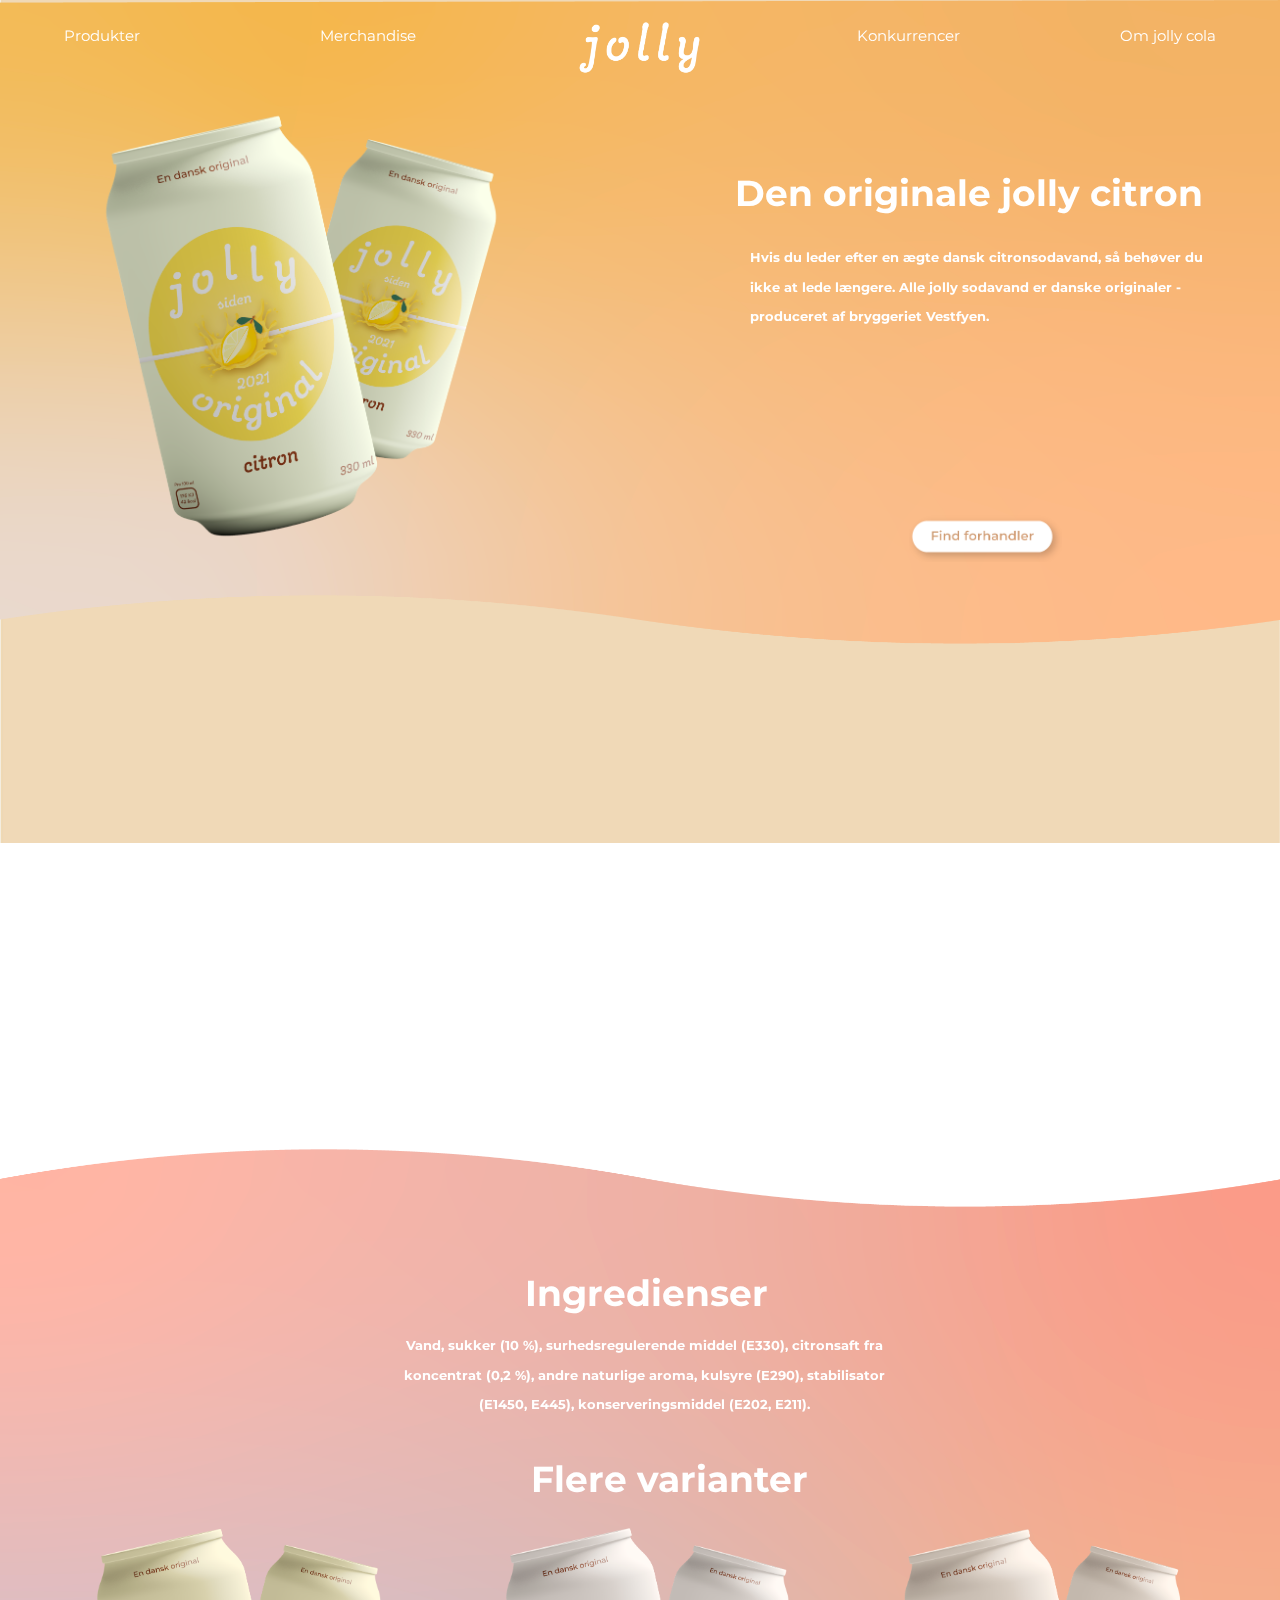
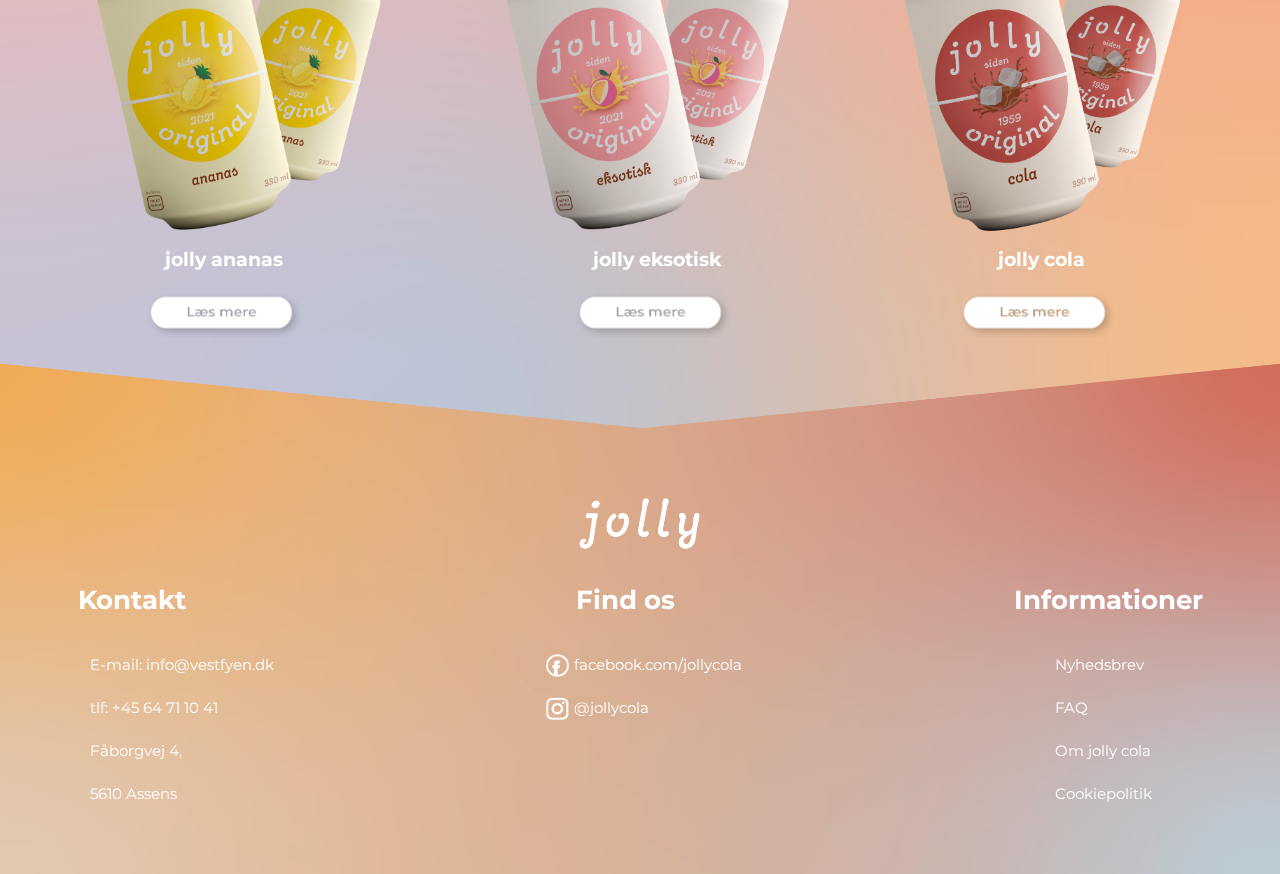
<file: citron.html>
<!DOCTYPE html>
<html lang="en">
<head>
  <meta charset="UTF-8">
  <meta name="viewport" content="width=device-width, initial-scale=1.0">
  <meta http-equiv="X-UA-Compatible" content="ie=edge">
  <meta name="description" content="Den originale jolly citron fra 2021. Læs mere om ingredienser og find forhandler.">
  <meta name="keywords" content="jolly, citron, nyheder, syrlig, sukker, ingredienser, forhandler">
  <meta name="author" content="Line Heesch Jessen">
  <!-- link rel="stylesheet" href="css/reset.css" -->
	<link rel="stylesheet" href="css/citron.css">
  <title>jolly citron</title>
  <!-- favicon = ikon i faneblad / browser -->
  <link rel="icon" href="images/favicon.png" />
</head>

<body>

  <!-- landing page baggrund!-->
  <img id="baggrund" src="images/citron-baggrund.png" alt="Baggrundsvector">
  <img id="baggrund2" src="images/citron-mobil.png" alt="Baggrundsvector">

  <!-- navigation - topmenu!-->
  <header>

    <!-- logo !-->
      <div class="logo">
        <a href="index.html"><img id="logo" src="images/logo-min.png" alt="Logo"></a>
      </div>

      <!-- enkel burger-menu -->
      <div class="burgermenu">
	  <a href="burgermenu.html" aria-label="burgermenu jolly"><img id="burger" src="images/burger.png" alt="burgermenu jolly cola"></a>
    	</div>

      <!-- Menupunkter !-->
      <div class="menupunkter">

      <div class="menu1">
        <a href="produkter.html" class="menuknap1">Produkter</a>
      </div>

      <div class="menu2">
        <a href="merchandise.html" class="menuknap2">Merchandise</a>
      </div>

      <div class="menu3">
        <a href="konkurrencer.html" class="menuknap3">Konkurrencer</a>
      </div>

      <div class="menu4">
        <a href="omos.html" class="menuknap4">Om jolly cola</a>
      </div>
      </div>

    </header>

  <!-- parallax -->
    <img class="parallax" src="images/citron-info.jpg" alt="Infographic jolly citron">

  <!-- jolly citron sektion -->
  <img id="citronbillede" src="images/jollycitron.png" alt="Billede af jolly citron">

  <section>
    <h2 id=citronoverskrift>Den originale jolly citron</h2>
    <h3 id=citrontekst>Hvis du leder efter en ægte dansk citronsodavand, så behøver du ikke at lede længere. Alle jolly sodavand er danske originaler - produceret af bryggeriet Vestfyen. </h3>
    <div>
      <a href="#nye-artikler"><img id="knap1" src="images/forhandler-knap.png" alt="Knap med find forhandler tekst"></a>
    </div>
     </section>

  <!-- ingredienssektion -->
  <section>
    <h2 id=ingrediens-overskrift>Ingredienser</h2>
    <h3 id=ingredienser>Vand, sukker (10 %), surhedsregulerende middel (E330), citronsaft fra koncentrat (0,2 %), andre naturlige aroma, kulsyre (E290), stabilisator (E1450, E445), konserveringsmiddel (E202, E211).</h3>
      </section>

  <!-- Flere varianter -->

  <h2 id=flerevarianter>Flere varianter</h2>

  <a href="ananas.html"><img id="jollyananas" src="images/jollyananas.png" alt="Billede af jolly ananas"></a>
  <a href="eksotisk.html"><img id="jollyeksotisk" src="images/jollyeksotisk.png" alt="Billede af jolly cola eksotisk"></a>
  <a href="cola.html"><img id="jollycola" src="images/jollycola.png" alt="Billede af jolly time"></a>

  <h3 id=ananastekst>jolly ananas</h3>
  <h3 id=eksotisktekst>jolly eksotisk</h3>
  <h3 id=colatekst>jolly cola</h3>

<!-- Knapper -->
  <div>
    <a href="ananas.html"><img id="knap2" src="images/knap.png" alt="Knap med læs mere tekst"></a>
  </div>
  <div>
    <a href="eksotisk.html"><img id="knap3" src="images/knap.png" alt="Knap med læs mere tekst"></a>
  </div>
  <div>
    <a href="cola.html"><img id="knap4" src="images/knap.png" alt="Knap med læs mere tekst"></a>
  </div>

  <!-- footer!-->
  <footer>
    <section>
      <img id="slutlogo" src="images/logo.png" alt="Billede af logo">
      <h2 id="kontakt">Kontakt</h2>
      <h2 id="find-os">Find os</h2>
      <h2 id="information">Informationer</h2>

    <!-- punkter under "kontakt"!-->
      <ul id="kontaktliste">
        <li>E-mail: info@vestfyen.dk</li>
        <li>tlf: +45 64 71 10 41</li>
        <li>Fåborgvej 4,</li>
        <li>5610 Assens</li>
      </ul>

    <!-- punkter under "information"!-->
      <ul id="informationsliste">
        <li><a class="punkter" href="x">Nyhedsbrev</a></li>
        <li><a class="punkter" href="x">FAQ</a></li>
        <li><a class="punkter" href="omos.html">Om jolly cola</a></li>
        <li><a class="punkter" href="x">Cookiepolitik</a></li>
      </ul>

    <!-- punkter under "find os"!-->
      <ul id="findosliste">
        <li><a class="punkter" href="x"><img id="facebook" src="images/facebook.png" alt="Billede af facebook logo"> facebook.com/jollycola</a></li>
        <li><a class="punkter" href="x"><img id="instagram" src="images/instagram.png" alt="Billede af instagram logo"> @jollycola</a></li>
      </ul>
    </section>
  </footer>

</body>

</html>
</file>
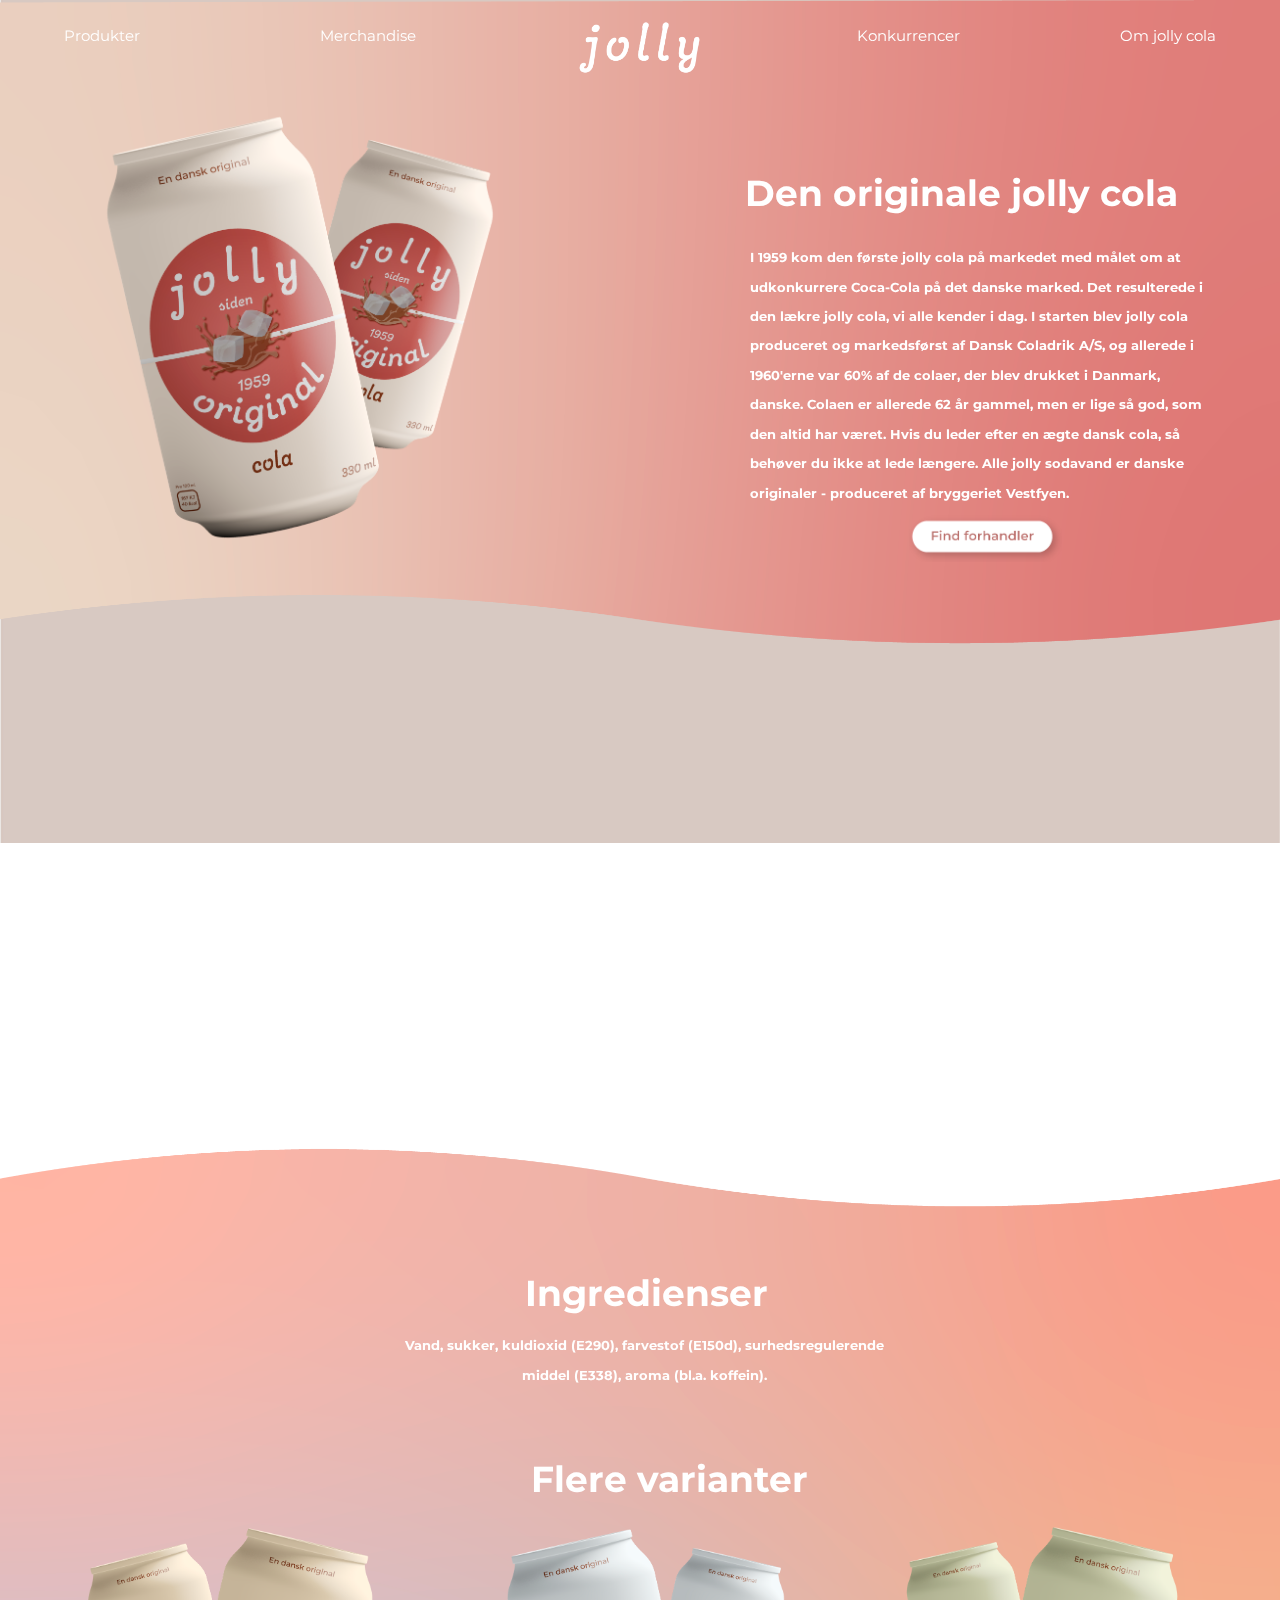
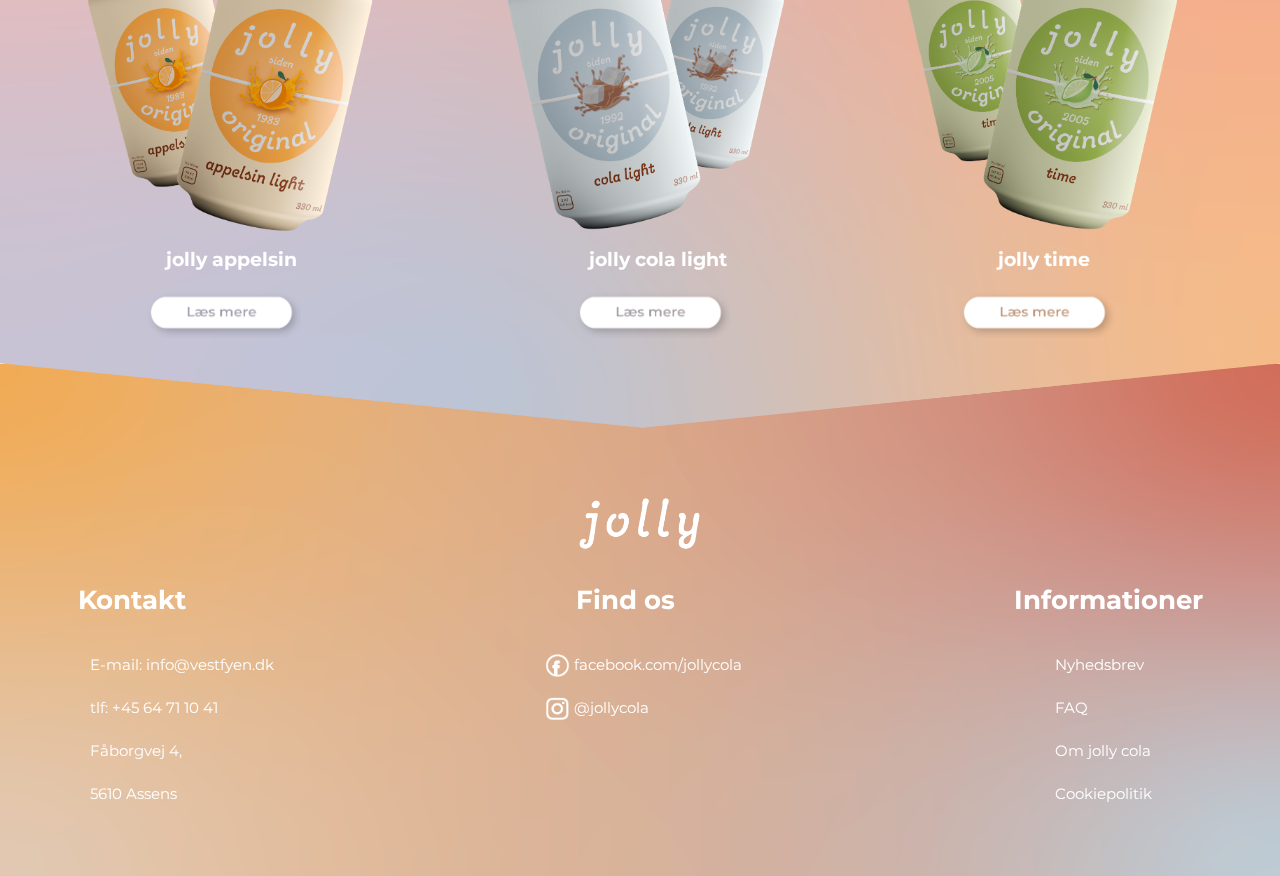
<file: cola.html>
<!DOCTYPE html>
<html lang="en">
<head>
  <meta charset="UTF-8">
  <meta name="viewport" content="width=device-width, initial-scale=1.0">
  <meta http-equiv="X-UA-Compatible" content="ie=edge">
  <meta name="description" content="Den originale jolly cola fra 1959. Læs mere om ingredienser og find forhandler.">
  <meta name="keywords" content="jolly cola ingredienser forhandler sukker koffein">
  <meta name="author" content="Line Heesch Jessen">
  <!-- link rel="stylesheet" href="css/reset.css" -->
	<link rel="stylesheet" href="css/cola.css">
  <title>jolly cola</title>
  <!-- favicon = ikon i faneblad / browser -->
  <link rel="icon" href="images/favicon.png" />
</head>

<body>

  <!-- landing page baggrund!-->
  <img id="baggrund" src="images/cola-baggrund.png" alt="Baggrundsvector">
  <img id="baggrund2" src="images/cola-mobil.png" alt="Baggrundsvector">

  <!-- navigation - topmenu!-->
  <header>

    <!-- logo !-->
      <div class="logo">
        <a href="index.html"><img id="logo" src="images/logo-min.png" alt="Logo"></a>
      </div>

      <!-- enkel burger-menu -->
      <div class="burgermenu">
	  <a href="burgermenu.html" aria-label="burgermenu jolly"><img id="burger" src="images/burger.png" alt="burgermenu jolly cola"></a>
    	</div>

      <!-- Menupunkter !-->
      <div class="menupunkter">

      <div class="menu1">
        <a href="produkter.html" class="menuknap1">Produkter</a>
      </div>

      <div class="menu2">
        <a href="merchandise.html" class="menuknap2">Merchandise</a>
      </div>

      <div class="menu3">
        <a href="konkurrencer.html" class="menuknap3">Konkurrencer</a>
      </div>

      <div class="menu4">
        <a href="omos.html" class="menuknap4">Om jolly cola</a>
      </div>
      </div>

    </header>

  <!-- parallax -->
    <img class="parallax" src="images/cola-info.jpg" alt="Infographic af cola">

  <!-- jolly cola sektion -->
  <img id="jollycola" src="images/jollycola.png" alt="Billede af jolly cola">

  <section>
    <h2 id=colaoverskrift>Den originale jolly cola</h2>
    <h3 id=colatekst>I 1959 kom den første jolly cola på markedet med målet om at udkonkurrere Coca-Cola på det danske marked. Det resulterede i den lækre jolly cola, vi alle kender i dag. I starten blev jolly cola produceret og markedsførst af Dansk Coladrik A/S, og allerede i 1960'erne var 60% af de colaer, der blev drukket i Danmark, danske. Colaen er allerede 62 år gammel, men er lige så god, som den altid har været. Hvis du leder efter en ægte dansk cola, så behøver du ikke at lede længere. Alle jolly sodavand er danske originaler - produceret af bryggeriet Vestfyen.</h3>
    <div>
      <a href="#"><img id="knap1" src="images/forhandler-knap.png" alt="Knap med find forhandler tekst"></a>
    </div>
     </section>

  <!-- ingredienssektion -->
  <section>
    <h2 id=ingrediens-overskrift>Ingredienser</h2>
    <h3 id=ingredienser>Vand, sukker, kuldioxid (E290), farvestof (E150d),
surhedsregulerende middel (E338), aroma (bl.a. koffein).</h3>
      </section>

  <!-- Flere varianter -->

  <h2 id=flerevarianter>Flere varianter</h2>

  <a href="appelsin.html"><img id="jollyappelsin" src="images/jollyappelsin.png" alt="Billede af jolly appelsin"></a>
  <a href="colalight.html"><img id="jollylight" src="images/jollylight.png" alt="Billede af jolly cola light"></a>
  <a href="time.html"><img id="jollytime" src="images/jollytime.png" alt="Billede af jolly time"></a>

  <h3 id=appelsintekst>jolly appelsin</h3>
  <h3 id=lighttekst>jolly cola light</h3>
  <h3 id=timetekst>jolly time</h3>

<!-- Knapper -->
  <div>
    <a href="appelsin.html"><img id="knap2" src="images/knap.png" alt="Knap med læs mere tekst"></a>
  </div>
  <div>
    <a href="colalight.html"><img id="knap3" src="images/knap.png" alt="Knap med læs mere tekst"></a>
  </div>
  <div>
    <a href="time.html"><img id="knap4" src="images/knap.png" alt="Knap med læs mere tekst"></a>
  </div>

  <!-- footer!-->
  <footer>
    <section>
      <img id="slutlogo" src="images/logo.png" alt="Billede af logo">
      <h2 id="kontakt">Kontakt</h2>
      <h2 id="find-os">Find os</h2>
      <h2 id="information">Informationer</h2>

    <!-- punkter under "kontakt"!-->
      <ul id="kontaktliste">
        <li>E-mail: info@vestfyen.dk</li>
        <li>tlf: +45 64 71 10 41</li>
        <li>Fåborgvej 4,</li>
        <li>5610 Assens</li>
      </ul>

    <!-- punkter under "information"!-->
      <ul id="informationsliste">
        <li><a class="punkter" href="x">Nyhedsbrev</a></li>
        <li><a class="punkter" href="x">FAQ</a></li>
        <li><a class="punkter" href="omos.html">Om jolly cola</a></li>
        <li><a class="punkter" href="x">Cookiepolitik</a></li>
      </ul>

    <!-- punkter under "find os"!-->
      <ul id="findosliste">
        <li><a class="punkter" href="x"><img id="facebook" src="images/facebook.png" alt="Billede af facebook logo"> facebook.com/jollycola</a></li>
        <li><a class="punkter" href="x"><img id="instagram" src="images/instagram.png" alt="Billede af instagram logo"> @jollycola</a></li>
      </ul>
    </section>
  </footer>

</body>

</html>
</file>
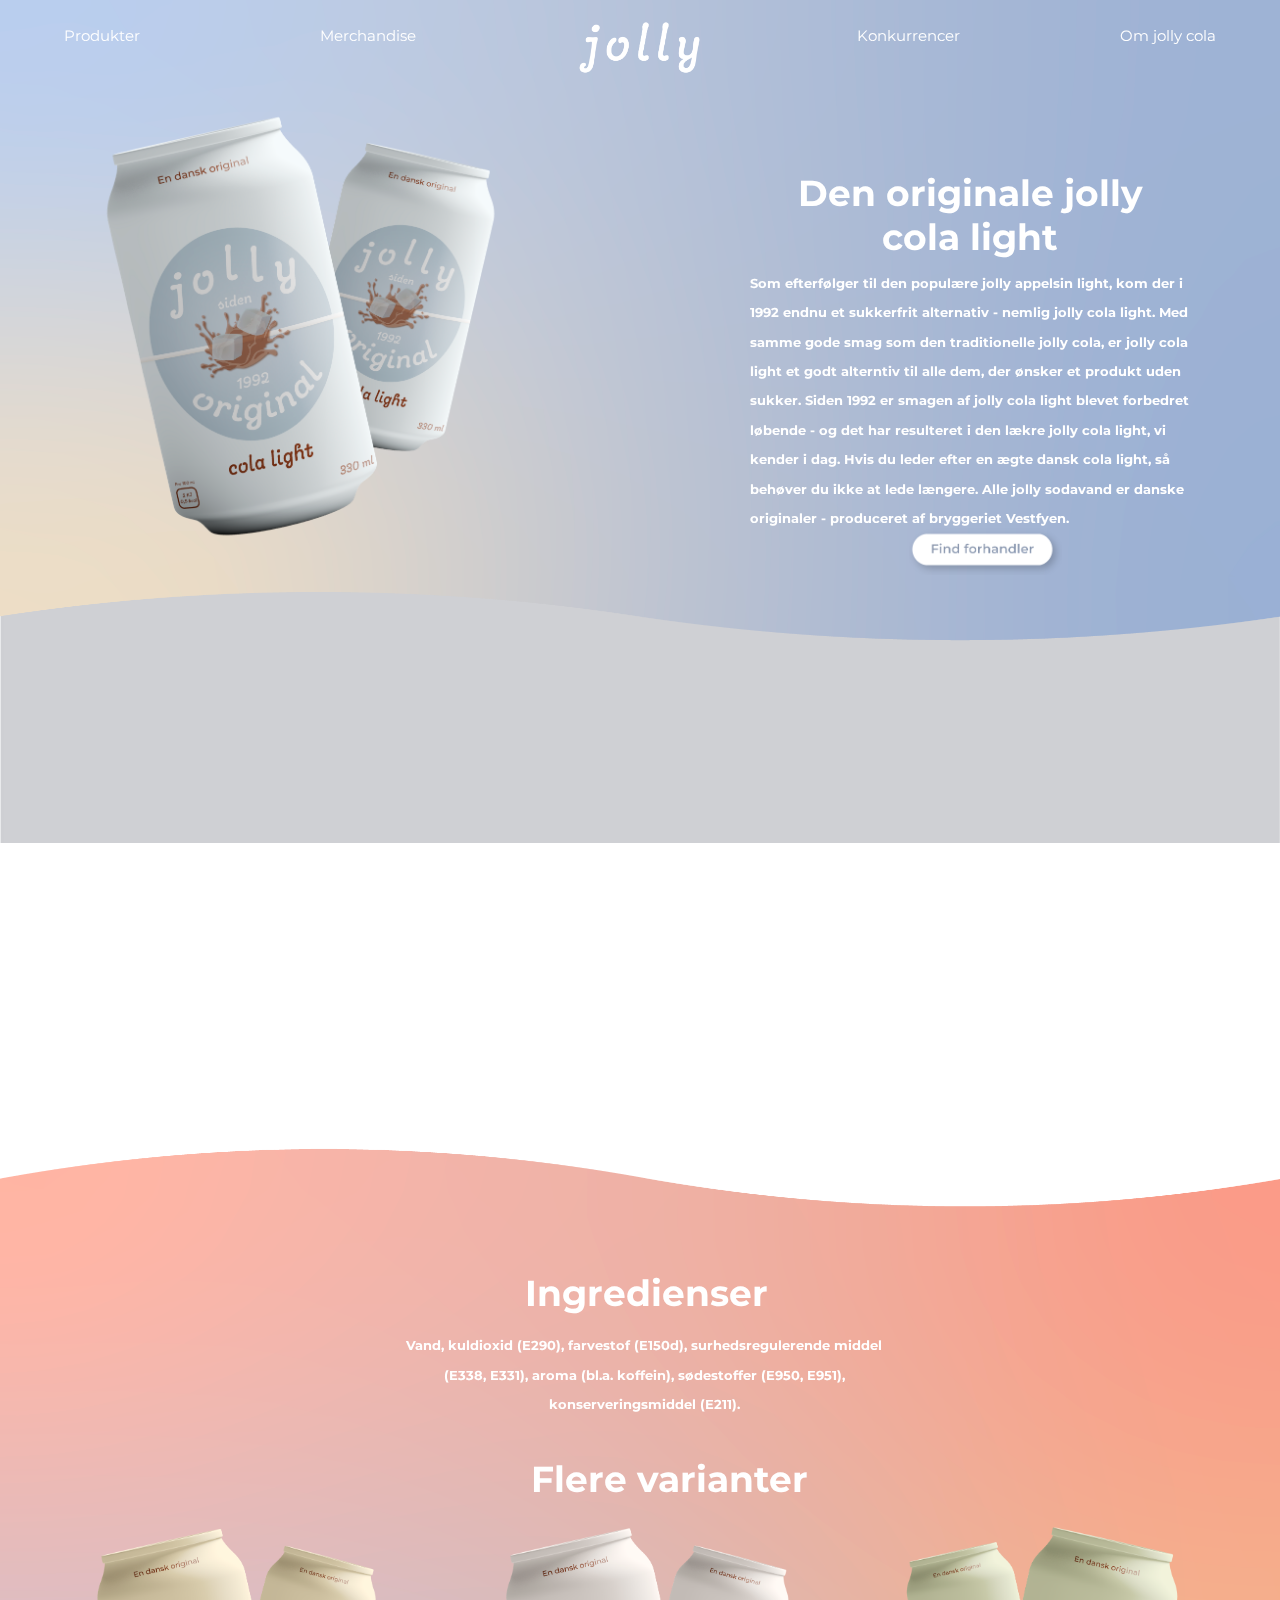
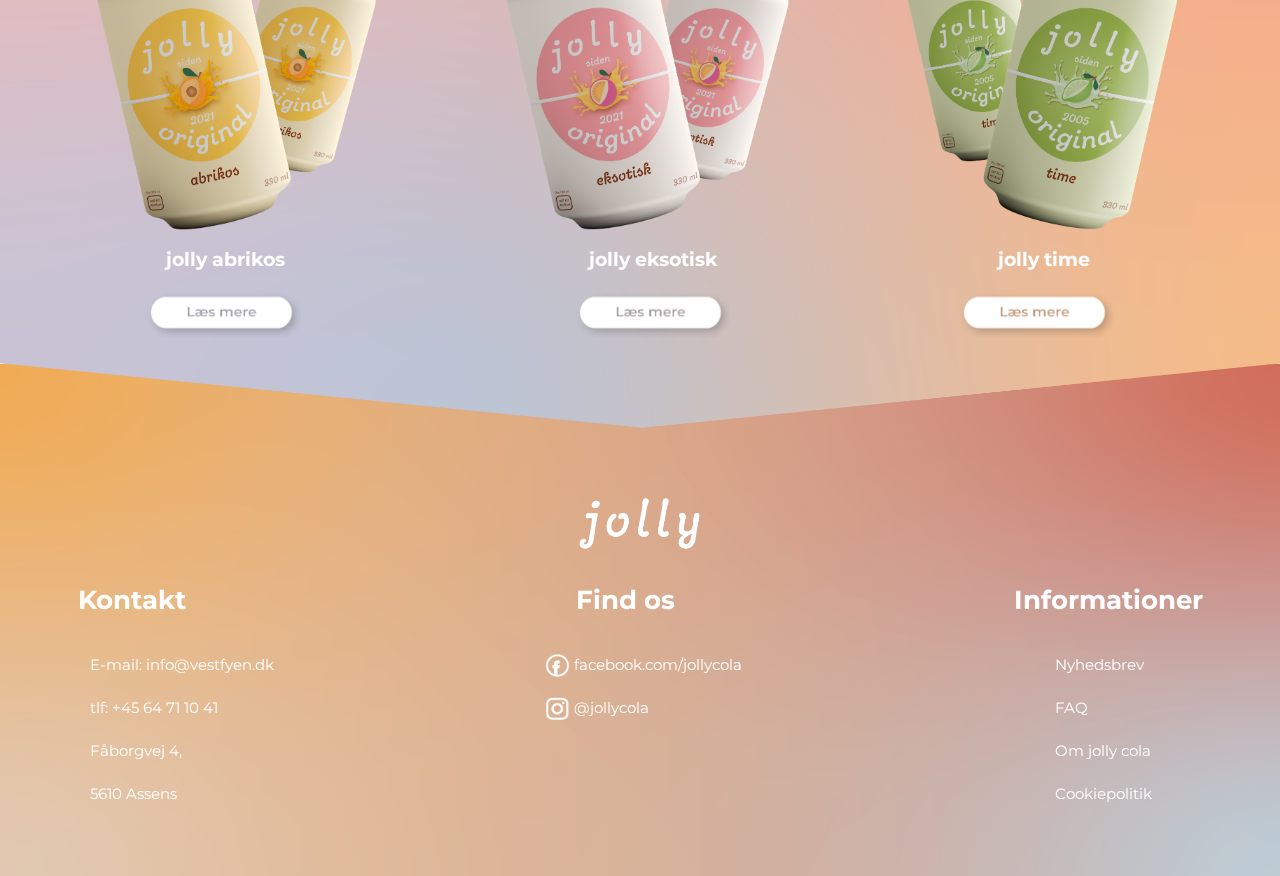
<file: colalight.html>
<!DOCTYPE html>
<html lang="en">
<head>
  <meta charset="UTF-8">
  <meta name="viewport" content="width=device-width, initial-scale=1.0">
  <meta http-equiv="X-UA-Compatible" content="ie=edge">
  <meta name="description" content="Den originale jolly cola light fra 1992. Læs mere om ingredienser og find forhandler.">
  <meta name="keywords" content="jolly, cola, light, sukkerfri, ingredienser, forhandler, koffein">
  <meta name="author" content="Line Heesch Jessen">
  <!-- link rel="stylesheet" href="css/reset.css" -->
	<link rel="stylesheet" href="css/colalight.css">
  <title>jolly cola light</title>
  <!-- favicon = ikon i faneblad / browser -->
  <link rel="icon" href="images/favicon.png" />
</head>

<body>

  <!-- landing page baggrund!-->
  <img id="baggrund" src="images/light-baggrund.png" alt="Baggrundsvector">
  <img id="baggrund2" src="images/light-mobil.png" alt="Baggrundsvector">

  <!-- navigation - topmenu!-->
  <header>

    <!-- logo !-->
      <div class="logo">
        <a href="index.html"><img id="logo" src="images/logo-min.png" alt="Logo"></a>
      </div>

      <!-- enkel burger-menu -->
      <div class="burgermenu">
	  <a href="burgermenu.html" aria-label="burgermenu jolly"><img id="burger" src="images/burger.png" alt="burgermenu jolly cola"></a>
    	</div>

      <!-- Menupunkter !-->
      <div class="menupunkter">

      <div class="menu1">
        <a href="produkter.html" class="menuknap1">Produkter</a>
      </div>

      <div class="menu2">
        <a href="merchandise.html" class="menuknap2">Merchandise</a>
      </div>

      <div class="menu3">
        <a href="konkurrencer.html" class="menuknap3">Konkurrencer</a>
      </div>

      <div class="menu4">
        <a href="omos.html" class="menuknap4">Om jolly cola</a>
      </div>
      </div>

    </header>

  <!-- parallax -->
    <img class="parallax" src="images/light-info.jpg" alt="Infographic jolly light">

  <!-- jolly light sektion -->
  <img id="lightbillede" src="images/jollylight.png" alt="Billede af jolly cola light">

  <section>
    <h2 id=lightoverskrift>Den originale jolly cola light</h2>
    <h3 id=lighttekst>Som efterfølger til den populære jolly appelsin light, kom der i 1992 endnu et sukkerfrit alternativ - nemlig jolly cola light. Med samme gode smag som den traditionelle jolly cola, er jolly cola light et godt alterntiv til alle dem, der ønsker et produkt uden sukker. Siden 1992 er smagen af jolly cola light blevet forbedret løbende - og det har resulteret i den lækre jolly cola light, vi kender i dag. Hvis du leder efter en ægte dansk cola light, så behøver du ikke at lede længere. Alle jolly sodavand er danske originaler - produceret af bryggeriet Vestfyen. </h3>
    <div>
      <a href="#nye-artikler"><img id="knap1" src="images/forhandler-knap.png" alt="Knap med find forhandler tekst"></a>
    </div>
     </section>

  <!-- ingredienssektion -->
  <section>
    <h2 id=ingrediens-overskrift>Ingredienser</h2>
    <h3 id=ingredienser>Vand, kuldioxid (E290), farvestof (E150d), surhedsregulerende middel (E338, E331), aroma (bl.a. koffein), sødestoffer (E950, E951), konserveringsmiddel (E211).</h3>
      </section>

  <!-- Flere varianter -->

  <h2 id=flerevarianter>Flere varianter</h2>

  <a href="abrikos.html"><img id="jollyabrikos" src="images/jollyabrikos.png" alt="Billede af jolly appelsin"></a>
  <a href="eksotisk.html"><img id="jollyeksotisk" src="images/jollyeksotisk.png" alt="Billede af jolly cola eksotisk"></a>
  <a href="time.html"><img id="jollytime" src="images/jollytime.png" alt="Billede af jolly time"></a>

  <h3 id=abrikostekst>jolly abrikos</h3>
  <h3 id=eksotisktekst>jolly eksotisk</h3>
  <h3 id=timetekst>jolly time</h3>

<!-- Knapper -->
  <div>
    <a href="abrikos.html"><img id="knap2" src="images/knap.png" alt="Knap med læs mere tekst"></a>
  </div>
  <div>
    <a href="eksotisk.html"><img id="knap3" src="images/knap.png" alt="Knap med læs mere tekst"></a>
  </div>
  <div>
    <a href="time.html"><img id="knap4" src="images/knap.png" alt="Knap med læs mere tekst"></a>
  </div>

  <!-- footer!-->
  <footer>
    <section>
      <img id="slutlogo" src="images/logo.png" alt="Billede af logo">
      <h2 id="kontakt">Kontakt</h2>
      <h2 id="find-os">Find os</h2>
      <h2 id="information">Informationer</h2>

    <!-- punkter under "kontakt"!-->
      <ul id="kontaktliste">
        <li>E-mail: info@vestfyen.dk</li>
        <li>tlf: +45 64 71 10 41</li>
        <li>Fåborgvej 4,</li>
        <li>5610 Assens</li>
      </ul>

    <!-- punkter under "information"!-->
      <ul id="informationsliste">
        <li><a class="punkter" href="x">Nyhedsbrev</a></li>
        <li><a class="punkter" href="x">FAQ</a></li>
        <li><a class="punkter" href="omos.html">Om jolly cola</a></li>
        <li><a class="punkter" href="x">Cookiepolitik</a></li>
      </ul>

    <!-- punkter under "find os"!-->
      <ul id="findosliste">
        <li><a class="punkter" href="x"><img id="facebook" src="images/facebook.png" alt="Billede af facebook logo"> facebook.com/jollycola</a></li>
        <li><a class="punkter" href="x"><img id="instagram" src="images/instagram.png" alt="Billede af instagram logo"> @jollycola</a></li>
      </ul>
    </section>
  </footer>

</body>

</html>
</file>
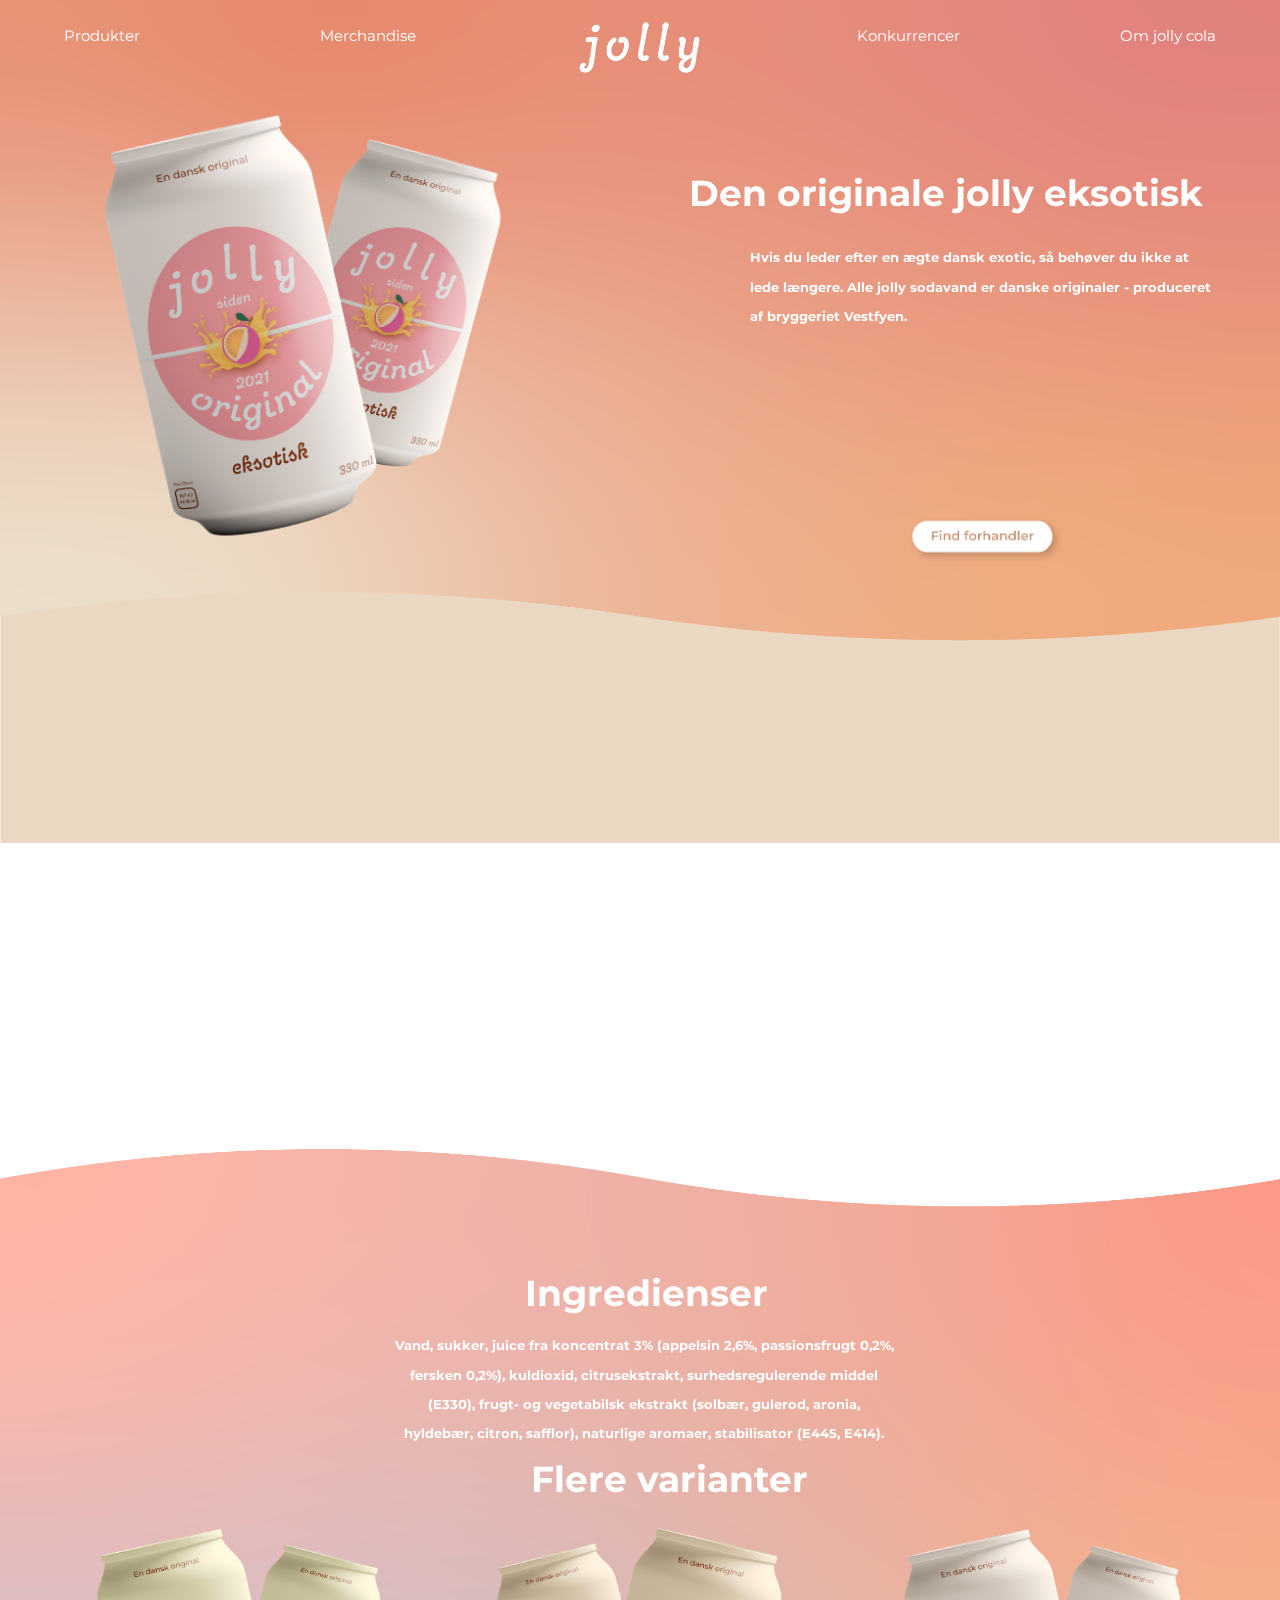
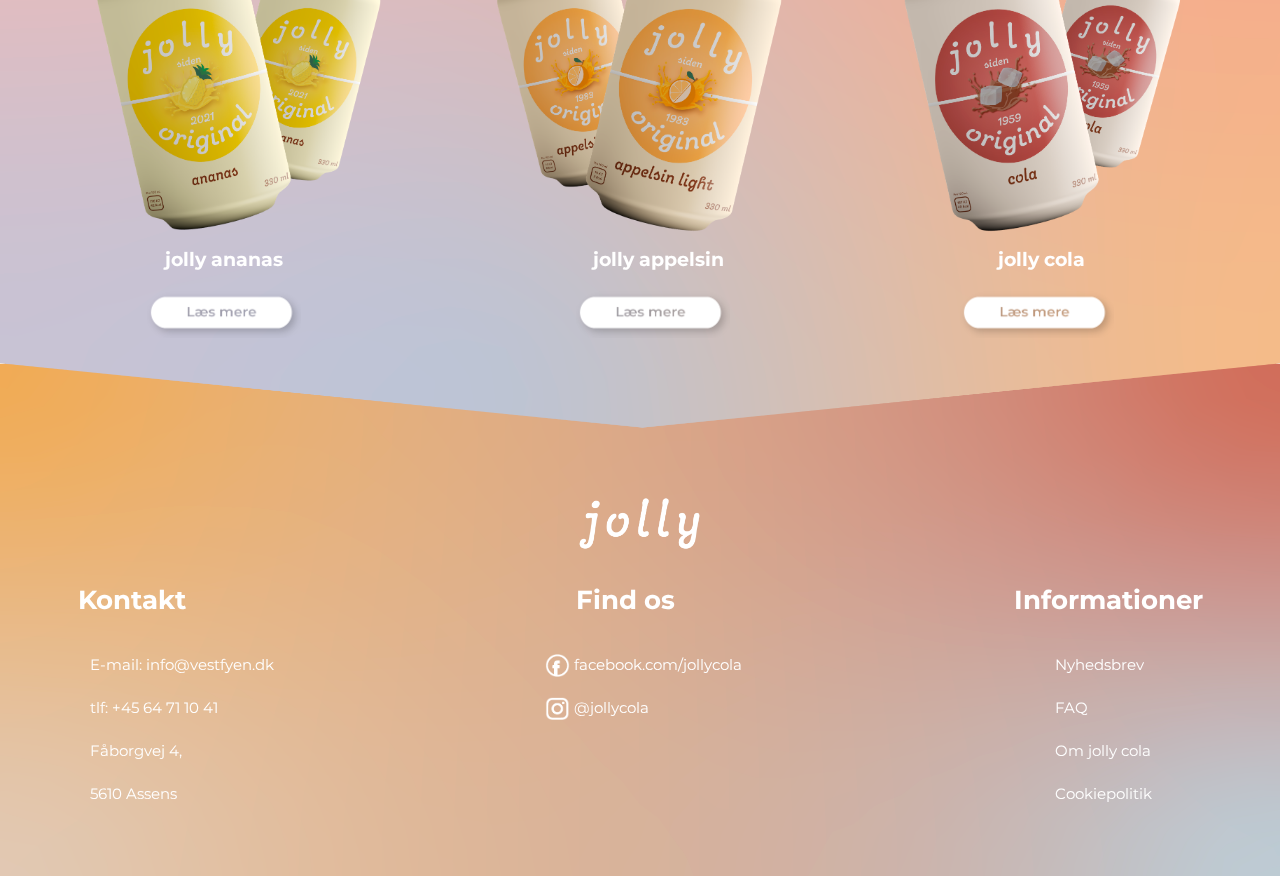
<file: eksotisk.html>
<!DOCTYPE html>
<html lang="en">
<head>
  <meta charset="UTF-8">
  <meta name="viewport" content="width=device-width, initial-scale=1.0">
  <meta http-equiv="X-UA-Compatible" content="ie=edge">
  <meta name="description" content="Den originale jolly eksotisk fra 2021. Læs mere om ingredienser og find forhandler.">
  <meta name="keywords" content="jolly, eksotisk, nyheder, ekstiske, frugter, ingredienser, sukker, forhandler">
  <meta name="author" content="Line Heesch Jessen">
  <!-- link rel="stylesheet" href="css/reset.css" -->
	<link rel="stylesheet" href="css/eksotisk.css">
  <title>jolly eksotisk</title>
  <!-- favicon = ikon i faneblad / browser -->
  <link rel="icon" href="images/favicon.png" />
</head>

<body>

  <!-- landing page baggrund!-->
  <img id="baggrund" src="images/eksotisk-baggrund.png" alt="Baggrundsvector">
  <img id="baggrund2" src="images/eksotisk-mobil.png" alt="Baggrundsvector">

  <!-- navigation - topmenu!-->
  <header>

    <!-- logo !-->
      <div class="logo">
        <a href="index.html"><img id="logo" src="images/logo-min.png" alt="Logo"></a>
      </div>

      <!-- enkel burger-menu -->
      <div class="burgermenu">
    <a href="burgermenu.html" aria-label="burgermenu jolly"><img id="burger" src="images/burger.png" alt="burgermenu jolly cola"></a>
      </div>

      <!-- Menupunkter !-->
      <div class="menupunkter">

      <div class="menu1">
        <a href="produkter.html" class="menuknap1">Produkter</a>
      </div>

      <div class="menu2">
        <a href="merchandise.html" class="menuknap2">Merchandise</a>
      </div>

      <div class="menu3">
        <a href="konkurrencer.html" class="menuknap3">Konkurrencer</a>
      </div>

      <div class="menu4">
        <a href="omos.html" class="menuknap4">Om jolly cola</a>
      </div>
      </div>

    </header>

  <!-- parallax -->
    <img class="parallax" src="images/eksotisk-info.jpg">

  <!-- jolly eksotisk sektion -->
  <img id="eksotiskbillede" src="images/jollyeksotisk.png" alt="Billede af jolly eksotisk">

  <section>
    <h2 id=eksotiskoverskrift>Den originale jolly eksotisk</h2>
    <h3 id=eksotisktekst>Hvis du leder efter en ægte dansk exotic, så behøver du ikke at lede længere. Alle jolly sodavand er danske originaler - produceret af bryggeriet Vestfyen. </h3>
    <div>
      <a href="#nye-artikler"><img id="knap1" src="images/forhandler-knap.png" alt="Knap med find forhandler tekst"></a>
    </div>
     </section>

  <!-- ingredienssektion -->
  <section>
    <h2 id=ingrediens-overskrift>Ingredienser</h2>
    <h3 id=ingredienser>Vand, sukker, juice fra koncentrat 3% (appelsin 2,6%, passionsfrugt 0,2%, fersken 0,2%), kuldioxid, citrusekstrakt, surhedsregulerende middel (E330), frugt- og vegetabilsk ekstrakt (solbær, gulerod, aronia, hyldebær, citron, safflor), naturlige aromaer, stabilisator (E445, E414).</h3>
      </section>

  <!-- Flere varianter -->

  <h2 id=flerevarianter>Flere varianter</h2>

  <a href="ananas.html"><img id="jollyananas" src="images/jollyananas.png" alt="Billede af jolly ananas"></a>
  <a href="appelsin.html"><img id="jollyappelsin" src="images/jollyappelsin.png" alt="Billede af jolly appelsin"></a>
  <a href="cola.html"><img id="jollycola" src="images/jollycola.png" alt="Billede af jolly time"></a>

  <h3 id=ananastekst>jolly ananas</h3>
  <h3 id=appelsintekst>jolly appelsin</h3>
  <h3 id=colatekst>jolly cola</h3>

<!-- Knapper -->
  <div>
    <a href="ananas.html"><img id="knap2" src="images/knap.png" alt="Knap med læs mere tekst"></a>
  </div>
  <div>
    <a href="appelsin.html"><img id="knap3" src="images/knap.png" alt="Knap med læs mere tekst"></a>
  </div>
  <div>
    <a href="cola.html"><img id="knap4" src="images/knap.png" alt="Knap med læs mere tekst"></a>
  </div>

  <!-- footer!-->
  <footer>
    <section>
      <img id="slutlogo" src="images/logo.png" alt="Billede af logo">
      <h2 id="kontakt">Kontakt</h2>
      <h2 id="find-os">Find os</h2>
      <h2 id="information">Informationer</h2>

    <!-- punkter under "kontakt"!-->
      <ul id="kontaktliste">
        <li>E-mail: info@vestfyen.dk</li>
        <li>tlf: +45 64 71 10 41</li>
        <li>Fåborgvej 4,</li>
        <li>5610 Assens</li>
      </ul>

    <!-- punkter under "information"!-->
      <ul id="informationsliste">
        <li><a class="punkter" href="x">Nyhedsbrev</a></li>
        <li><a class="punkter" href="x">FAQ</a></li>
        <li><a class="punkter" href="omos.html">Om jolly cola</a></li>
        <li><a class="punkter" href="x">Cookiepolitik</a></li>
      </ul>

    <!-- punkter under "find os"!-->
      <ul id="findosliste">
        <li><a class="punkter" href="x"><img id="facebook" src="images/facebook.png" alt="Billede af facebook logo"> facebook.com/jollycola</a></li>
        <li><a class="punkter" href="x"><img id="instagram" src="images/instagram.png" alt="Billede af instagram logo"> @jollycola</a></li>
      </ul>
    </section>
  </footer>

</body>

</html>
</file>
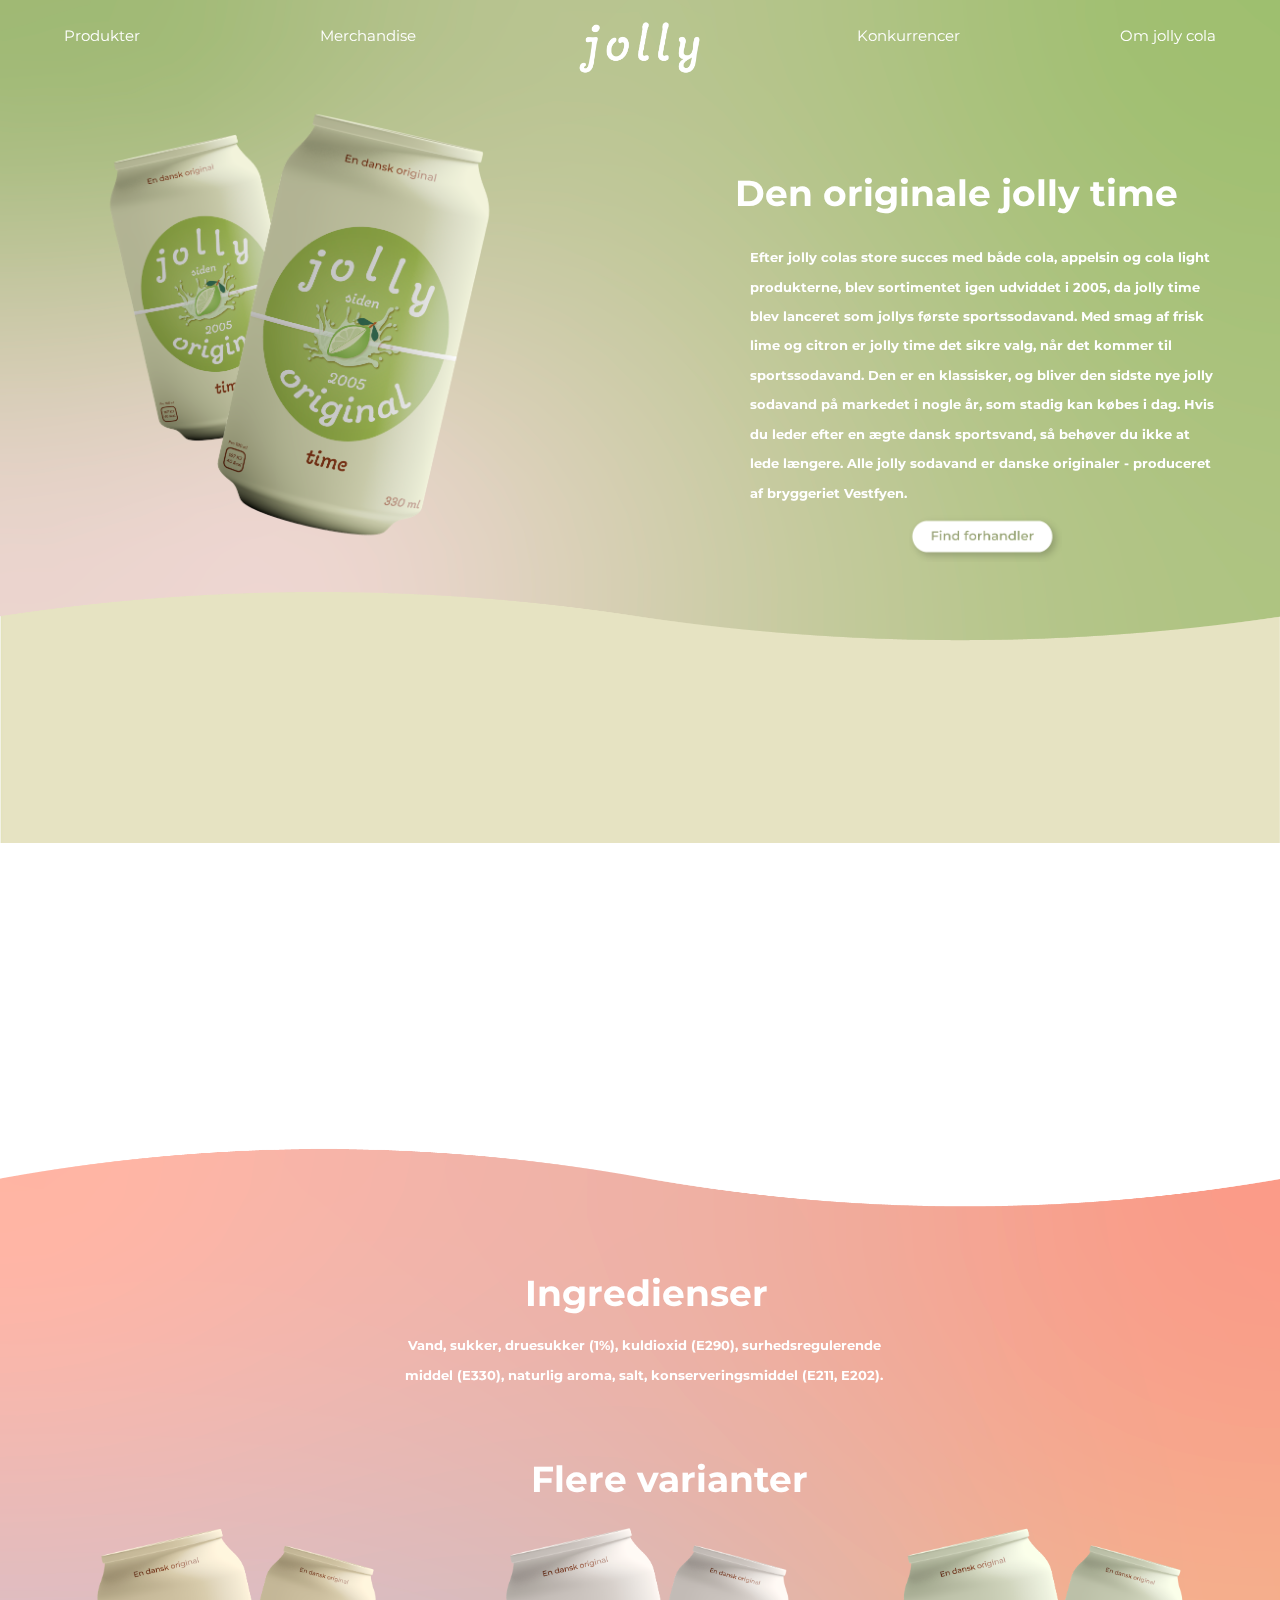
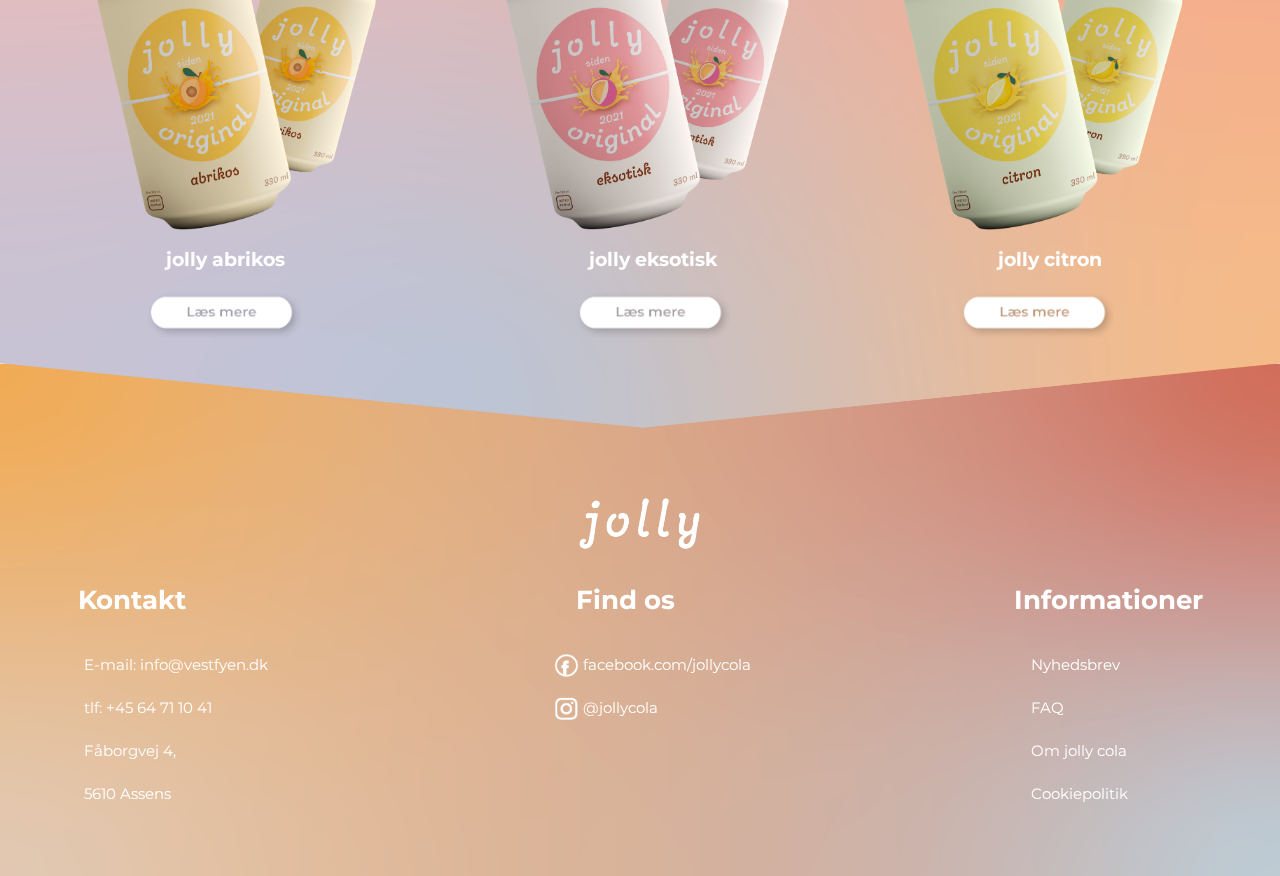
<file: time.html>
<!DOCTYPE html>
<html lang="en">
<head>
  <meta charset="UTF-8">
  <meta name="viewport" content="width=device-width, initial-scale=1.0">
  <meta http-equiv="X-UA-Compatible" content="ie=edge">
  <meta name="description" content="Den originale jolly time fra 2005. Læs mere om ingredienser og find forhandler.">
  <meta name="keywords" content="jolly, time, sport, ingredienser, lime, citron, forhandler">
  <meta name="author" content="Line Heesch Jessen">
  <!-- link rel="stylesheet" href="css/reset.css" -->
	<link rel="stylesheet" href="css/time.css">
  <title>jolly time</title>
  <!-- favicon = ikon i faneblad / browser -->
  <link rel="icon" href="images/favicon.png" />
</head>

<body>

  <!-- landing page baggrund!-->
  <img id="baggrund" src="images/time-baggrund.png" alt="Baggrundsvector">
  <img id="baggrund2" src="images/time-mobil.png" alt="Baggrundsvector">

  <!-- navigation - topmenu!-->
  <header>

    <!-- logo !-->
      <div class="logo">
        <a href="index.html"><img id="logo" src="images/logo-min.png" alt="Logo"></a>
      </div>

      <!-- enkel burger-menu -->
      <div class="burgermenu">
	  <a href="burgermenu.html" aria-label="burgermenu jolly"><img id="burger" src="images/burger.png" alt="burgermenu jolly cola"></a>
    	</div>

      <!-- Menupunkter !-->
      <div class="menupunkter">

      <div class="menu1">
        <a href="produkter.html" class="menuknap1">Produkter</a>
      </div>

      <div class="menu2">
        <a href="merchandise.html" class="menuknap2">Merchandise</a>
      </div>

      <div class="menu3">
        <a href="konkurrencer.html" class="menuknap3">Konkurrencer</a>
      </div>

      <div class="menu4">
        <a href="omos.html" class="menuknap4">Om jolly cola</a>
      </div>
      </div>

  </header>

  <!-- parallax -->
    <img class="parallax" src="images/time-info.jpg" alt="Infographic jolly time">

  <!-- jolly time sektion -->
  <img id="timebillede" src="images/jollytime.png" alt="Billede af jolly time">

  <section>
    <h2 id=timeoverskrift>Den originale jolly time</h2>
    <h3 id=timetekst>Efter jolly colas store succes med både cola, appelsin og cola light produkterne, blev sortimentet igen udviddet i 2005, da jolly time blev lanceret som jollys første sportssodavand. Med smag af frisk lime og citron er jolly time det sikre valg, når det kommer til sportssodavand. Den er en klassisker, og bliver den sidste nye jolly sodavand på markedet i nogle år, som stadig kan købes i dag. Hvis du leder efter en ægte dansk sportsvand, så behøver du ikke at lede længere. Alle jolly sodavand er danske originaler - produceret af bryggeriet Vestfyen. </h3>
    <div>
      <a href="#"><img id="knap1" src="images/forhandler-knap.png" alt="Knap med find forhandler tekst"></a>
    </div>
     </section>

  <!-- ingredienssektion -->
  <section>
    <h2 id=ingrediens-overskrift>Ingredienser</h2>
    <h3 id=ingredienser>Vand, sukker, druesukker (1%), kuldioxid (E290), surhedsregulerende middel (E330), naturlig aroma, salt, konserveringsmiddel (E211, E202).</h3>
      </section>

  <!-- Flere varianter -->

  <h2 id=flerevarianter>Flere varianter</h2>

  <a href="abrikos.html"><img id="jollyabrikos" src="images/jollyabrikos.png" alt="Billede af jolly appelsin"></a>
  <a href="eksotisk.html"><img id="jollyeksotisk" src="images/jollyeksotisk.png" alt="Billede af jolly cola eksotisk"></a>
  <a href="citron.html"><img id="jollycitron" src="images/jollycitron.png" alt="Billede af jolly time"></a>

  <h3 id=abrikostekst>jolly abrikos</h3>
  <h3 id=eksotisktekst>jolly eksotisk</h3>
  <h3 id=citrontekst>jolly citron</h3>

<!-- Knapper -->
  <div>
    <a href="abrikos.html"><img id="knap2" src="images/knap.png" alt="Knap med læs mere tekst"></a>
  </div>
  <div>
    <a href="eksotisk.html"><img id="knap3" src="images/knap.png" alt="Knap med læs mere tekst"></a>
  </div>
  <div>
    <a href="citron.html"><img id="knap4" src="images/knap.png" alt="Knap med læs mere tekst"></a>
  </div>

  <!-- footer!-->
  <footer>
    <section>
      <img id="slutlogo" src="images/logo.png" alt="Billede af logo">
      <h2 id="kontakt">Kontakt</h2>
      <h2 id="find-os">Find os</h2>
      <h2 id="information">Informationer</h2>

    <!-- punkter under "kontakt"!-->
      <ul id="kontaktliste">
        <li>E-mail: info@vestfyen.dk</li>
        <li>tlf: +45 64 71 10 41</li>
        <li>Fåborgvej 4,</li>
        <li>5610 Assens</li>
      </ul>

    <!-- punkter under "information"!-->
      <ul id="informationsliste">
        <li><a class="punkter" href="x">Nyhedsbrev</a></li>
        <li><a class="punkter" href="x">FAQ</a></li>
        <li><a class="punkter" href="omos.html">Om jolly cola</a></li>
        <li><a class="punkter" href="x">Cookiepolitik</a></li>
      </ul>

    <!-- punkter under "find os"!-->
      <ul id="findosliste">
        <li><a class="punkter" href="x"><img id="facebook" src="images/facebook.png" alt="Billede af facebook logo"> facebook.com/jollycola</a></li>
        <li><a class="punkter" href="x"><img id="instagram" src="images/instagram.png" alt="Billede af instagram logo"> @jollycola</a></li>
      </ul>
    </section>
  </footer>

</body>

</html>
</file>
<file: css/style.css>
/* Google fonts (NB: load før :root) */
@import url('https://fonts.googleapis.com/css2?family=Amiri&family=Cinzel:wght@700&family=Jost:wght@300&family=Montserrat:wght@300&display=swap');
:root {
  /* farver */
  --white: #ffffff;
  --black: #000000;
  --blue: #19222a;
  --yellow: #EAA73B;
  --red: #5c1e1e;

  /* fonte */
  --font: 'Montserrat', sans-serif; /* brødtekst */
  --displayH: 'Montserrat', sans-serif; /* overskrifter */
}






/* --------------- Mobile enheder --------------- */
@media only screen and (max-width: 414px) {

/* Vis burgeren */
  #burger {
    position: absolute;
    width: 10vw;
    top: 4vw;
    left: 6vw;
    z-index: 5;
  }

/* Skjul menuen */
  .menupunkter {
    display: none;
  }

  #baggrund {
    display: none;
  }

  /* --------------- Logo i header --------------- */

  #logo {
    position: absolute;
    width: 40vw;
    left: 37vw;
    top: 0.8vw;
    z-index: 2;
  }

  /* --------------- indhold på landingpage --------------- */

  #topbillede {
    position: absolute;
    width: 100%;
    top: 25vw;
    left: 0;
  }

  #tlcola {
    display: none;
  }

  #tlappelsin {
    display: none;
  }

  #tllight {
    display: none;
  }

  #tltime {
    display: none;
  }

  #tlabrikos {
    display: none;
  }

  #tlcitron {
    display: none;
  }

  #tleksotisk {
    display: none;
  }

  #tlananas {
    display: none;
  }

  #tidslinjetitel {
    position: absolute;
    top: 50vw;
    text-align: center;
    font-family: var(--font);
    font-size: 4.3vw;
    color: var(--white);
    left: 7vw;
  }

  #pil {
    position: absolute;
    top: 63vw;
    width: 8vw;
    left: 45.5vw;
  }

  #pil:hover {
    transform: scale(1.1);
  }

  /* --------------- jolly cola afsnit --------------- */

  #jollycola {
    position: absolute;
    width: 80%;
    top: 157vw;
    left: 11vw;
  }


  #colaoverskrift {
    text-align: center;
    top: 132vw;
    font-size: 5vw;
    color: var(--white);
    left: 10vw;
  }

  #colaårstal {
    text-align: center;
    top: 134vw;
    font-size: 12vw;
    color: var(--white);
    right: 37vw;
  }

  #colatekst {
    text-align: left;
    line-height: 2.3;
    top: 239vw;
    font-size: 3.1vw;
    color: var(--white);
    padding-right: 10vw;
    padding-left: 10vw;
  }

  #knap1 {
    position: absolute;
    width: 50%;
    left: 25vw;
    top: 298vw;
  }

  /* --------------- jolly appelsin afsnit --------------- */

  #jollyappelsin {
    position: absolute;
    width: 80%;
    top: 416vw;
    left: 11vw;
  }

  #appelsinoverskrift {
    text-align: center;
    top: 392vw;
    font-size: 5vw;
    color: var(--white);
    left: 5.5vw;
  }

  #appelsinårstal {
    text-align: center;
    top: 393vw;
    font-size: 12vw;
    color: var(--white);
    right: 37vw;
  }

  #appelsintekst {
    text-align: left;
    line-height: 2.3;
    top: 497vw;
    font-size: 3.1vw;
    color: var(--white);
    padding-right: 10vw;
    padding-left: 10vw;
  }

  #knap2 {
    position: absolute;
    width: 50%;
    left: 25vw;
    top: 556vw;
  }

  /* --------------- jolly cola light afsnit --------------- */

  #jollylight {
    position: absolute;
    width: 80%;
    top: 672vw;
    left: 11vw;
  }

  #lightoverskrift {
    text-align: center;
    top: 647vw;
    font-size: 5vw;
    color: var(--white);
    left: 4vw;
  }

  #lightårstal {
    text-align: center;
    top: 648vw;
    font-size: 12vw;
    color: var(--white);
    right: 37vw;
  }

  #lighttekst {
    text-align: left;
    line-height: 2.3;
    top: 753vw;
    font-size: 3.1vw;
    color: var(--white);
    padding-right: 10vw;
    padding-left: 10vw;
  }

  #knap3 {
    position: absolute;
    width: 50%;
    left: 25vw;
    top: 811vw;
  }

  /* --------------- jolly time afsnit --------------- */

  #jollytime {
    position: absolute;
    width: 80%;
    top: 925vw;
    left: 11vw;
  }

  #timeoverskrift {
    text-align: center;
    top: 900vw;
    font-size: 5vw;
    color: var(--white);
    left: 10vw;
  }

  #timeårstal {
    text-align: center;
    top: 900vw;
    font-size: 12vw;
    color: var(--white);
    right: 37vw;
  }

  #timetekst {
    text-align: left;
    line-height: 2.3;
    top: 1010vw;
    font-size: 3.1vw;
    color: var(--white);
    padding-right: 10vw;
    padding-left: 10vw;
  }

  #knap4 {
    position: absolute;
    width: 50%;
    left: 25vw;
    top: 1067vw;
  }

  /* --------------- jolly abrikos, citron, eksotisk og ananas afsnit --------------- */

  #jollynyheder {
    position: absolute;
    width: 90%;
    top: 1183vw;
    left: 5vw;
  }

  #nyhederoverskrift {
    text-align: center;
    top: 1155vw;
    font-size: 5vw;
    color: var(--white);
    left: 16.5vw;
  }

  #nyhederoverskrift1 {
    display: none;
  }

  #nyhederoverskrift2 {
    display: none;
  }

  #nyhederoverskrift3 {
    display: none;
  }

  #nyhederoverskrift4 {
    display: none;
  }

  #nyhederårstal {
    text-align: center;
    top: 1157vw;
    font-size: 12vw;
    color: var(--white);
    right: 37vw;
  }

  #nyhedertekstmobil {
    text-align: left;
    line-height: 2.3;
    top: 1230vw;
    font-size: 3.1vw;
    color: var(--white);
    padding-right: 10vw;
    padding-left: 10vw;
  }

  #nyhedertekst {
    display: none;
  }

  #nyhedertekst2 {
    display: none;
  }

  #nyhedertekst3 {
    display: none;
  }

  #knap5 {
    position: absolute;
    width: 50%;
    left: 25vw;
    top: 1320vw;
  }

  /* --------------- Footer starter her --------------- */

  #slutlogo {
    position: absolute;
    left: 35%;
    width: 30%;
    top: 1352vw;
  }

  #kontakt {
    top: 1380vw;
    text-align: left;
    font-size: 7vw;
    color: var(--white);
    left: 36vw;
  }

  #find-os {
    top: 1468vw;
    text-align: left;
    font-size: 7vw;
    color: var(--white);
    left: 37vw;
  }

  #information {
    top: 1535vw;
    text-align: left;
    font-size: 7vw;
    color: var(--white);
    left: 27vw;
  }

  #kontaktliste {
    position: absolute;
    width: 70vw;
    list-style: none;
    font-family: var(--font);
    top: 1391vw;
    text-align: center;
    font-size: 5vw;
    color: var(--white);
    left: 5vw;
  }

  #findosliste {
    position: absolute;
    width: 70vw;
    list-style: none;
    font-family: var(--font);
    top: 1479vw;
    text-align: center;
    font-size: 5vw;
    color: var(--white);
    left: 3.5vw;
  }

  #informationsliste {
    position: absolute;
    width: 70vw;
    list-style: none;
    font-family: var(--font);
    top: 1547vw;
    text-align: center;
    font-size: 5vw;
    color: var(--white);
    left: 4vw;
  }

  #facebook {
    width: 5vw;
    vertical-align: middle;
  }

  #instagram {
    width: 5vw;
    vertical-align: middle;
  }

  /* --------------- Parallax effekt --------------- */

  .parallax {
    height: 270vw;
    background-attachment: fixed;
    background-position: left;
    background-repeat: no-repeat;
    background-size: cover;
  }

}















/* --------------- Stor skærm-version --------------- */

@media only screen and (min-width: 415px) {

#burger {
  display: none;
}

#baggrund2 {
  display: none;
}

/* --------------- Logo i header --------------- */

#logo {
  position: absolute;
  width: 10vw;
  left: 45vw;
  top: 0.8vw;
  z-index: 2;
}

/* --------------- indhold på landingpage --------------- */

#topbillede {
  position: absolute;
  width: 100%;
  top: 10vw;
  left: 0;
}

#tlcola {
  position: absolute;
  width: 9.4%;
  top: 14.5vw;
  left: 2.9vw;
}

#tlcola:hover {
  transform: scale(1.1);
}

#tlappelsin {
  position: absolute;
  width: 9.4%;
  top: 14.5vw;
  left: 15.1vw;
}

#tlappelsin:hover {
  transform: scale(1.1);
}

#tllight {
  position: absolute;
  width: 9.4%;
  top: 14.5vw;
  left: 27vw;
}

#tllight:hover {
  transform: scale(1.1);
}

#tltime {
  position: absolute;
  width: 9.4%;
  top: 14.5vw;
  left: 39.2vw;
}

#tltime:hover {
  transform: scale(1.1);
}

#tlabrikos {
  position: absolute;
  width: 9.4%;
  top: 14.5vw;
  left: 51.3vw;
}

#tlabrikos:hover {
  transform: scale(1.1);
}

#tlcitron {
  position: absolute;
  width: 9.4%;
  top: 14.5vw;
  left: 63.4vw;
}

#tlcitron:hover {
  transform: scale(1.1);
}

#tleksotisk {
  position: absolute;
  width: 9.4%;
  top: 14.5vw;
  left: 75.7vw;
}

#tleksotisk:hover {
  transform: scale(1.1);
}

#tlananas {
  position: absolute;
  width: 9.4%;
  top: 14.5vw;
  left: 87.8vw;
}

#tlananas:hover {
  transform: scale(1.1);
}

#tidslinjetitel {
  position: absolute;
  top: 38vw;
  font-family: var(--font);
  font-size: 1.6vw;
  color: var(--white);
  left: 34%;
}

#pil {
  position: absolute;
  top: 43vw;
  width: 3vw;
  left: 48.5vw;
}

#pil:hover {
  transform: scale(1.1);
}

/* --------------- jolly cola afsnit --------------- */

#section1 {
  position: absolute;
  top: 65vw;
  left: 40vw;
  height: 50px;
 width: 100px;
}

#jollycola {
  position: absolute;
  width: 35%;
  top: 71vw;
  left: 6vw;
}

#colaoverskrift {
  text-align: right;
  top: 74vw;
  font-size: 1.8vw;
  color: var(--white);
  right: 9.5%;
}

#colaårstal {
  text-align: center;
  top: 75vw;
  font-size: 5vw;
  color: var(--white);
  right: 18%;
}

#colatekst {
  text-align: left;
  line-height: 2.3;
  top: 85vw;
  font-size: 1vw;
  color: var(--white);
  padding-right: 5%;
  padding-left: 58%;
}

#knap1 {
  position: absolute;
  width: 12%;
  left: 71vw;
  top: 101vw;
}

#knap1:hover {
  transform: scale(1.1);
}
/* --------------- jolly appelsin afsnit --------------- */
#section2 {
  position: absolute;
  top: 129vw;
  left: 40vw;
  height: 50px;
 width: 100px;
}

#jollyappelsin {
  position: absolute;
  width: 35%;
  top: 135vw;
  right: 6vw;
}

#appelsinoverskrift {
  text-align: right;
  top: 139vw;
  font-size: 1.8vw;
  color: var(--white);
  left: 7.5%;
}

#appelsinårstal {
  text-align: center;
  top: 140vw;
  font-size: 5vw;
  color: var(--white);
  left: 18%;
}

#appelsintekst {
  text-align: left;
  line-height: 2.3;
  top: 150vw;
  font-size: 1vw;
  color: var(--white);
  padding-left: 5%;
  padding-right: 58%;
}

#knap2 {
  position: absolute;
  width: 12%;
  right: 71vw;
  top: 166vw;
}

#knap2:hover {
  transform: scale(1.1);
}

/* --------------- jolly cola light afsnit --------------- */
#section3 {
  position: absolute;
  top: 191vw;
  left: 40vw;
  height: 50px;
 width: 100px;
}

#jollylight {
  position: absolute;
  width: 35%;
  top: 198vw;
  left: 6vw;
}

#lightoverskrift {
  text-align: right;
  top: 204vw;
  font-size: 1.8vw;
  color: var(--white);
  right: 7.5%;
}

#lightårstal {
  text-align: center;
  top: 205vw;
  font-size: 5vw;
  color: var(--white);
  right: 18%;
}

#lighttekst {
  text-align: left;
  line-height: 2.3;
  top: 215vw;
  font-size: 1vw;
  color: var(--white);
  padding-right: 5%;
  padding-left: 58%;
}

#knap3 {
  position: absolute;
  width: 12%;
  left: 71vw;
  top: 230vw;
}

#knap3:hover {
  transform: scale(1.1);
}

/* --------------- jolly time afsnit --------------- */
#section4 {
  position: absolute;
  top: 255vw;
  left: 40vw;
  height: 50px;
 width: 100px;
}

#jollytime {
  position: absolute;
  width: 35%;
  top: 261vw;
  right: 6vw;
}

#timeoverskrift {
  text-align: right;
  top: 266vw;
  font-size: 1.8vw;
  color: var(--white);
  left: 7.5%;
}

#timeårstal {
  text-align: center;
  top: 267vw;
  font-size: 5vw;
  color: var(--white);
  left: 18%;
}

#timetekst {
  text-align: left;
  line-height: 2.3;
  top: 277vw;
  font-size: 1vw;
  color: var(--white);
  padding-left: 5%;
  padding-right: 58%;
}

#knap4 {
  position: absolute;
  width: 12%;
  right: 71vw;
  top: 292vw;
}

#knap4:hover {
  transform: scale(1.1);
}

/* --------------- jolly abrikos, citron, eksotisk og ananas afsnit --------------- */

#jollynyheder {
  position: absolute;
  width: 90%;
  top: 330vw;
  left: 5%
}

#nyhederoverskrift {
  display: none;
}

#nyhederoverskrift1 {
  text-align: right;
  top: 326vw;
  font-size: 1.8vw;
  color: var(--white);
  left: 5%;
}

#nyhederoverskrift2 {
  text-align: right;
  top: 332vw;
  font-size: 1.8vw;
  color: var(--white);
  left: 26%;
}

#nyhederoverskrift3 {
  text-align: right;
  top: 332vw;
  font-size: 1.8vw;
  color: var(--white);
  right: 26%;
}

#nyhederoverskrift4 {
  text-align: right;
  top: 326vw;
  font-size: 1.8vw;
  color: var(--white);
  right: 5%;
}

#nyhederårstal {
  text-align: center;
  top: 354vw;
  font-size: 5vw;
  color: var(--white);
  left: 44.5%;
}

#nyhedertekst {
  text-align: left;
  line-height: 2.3;
  top: 375vw;
  font-size: 1vw;
  color: var(--white);
  padding-left: 5%;
  padding-right: 68%;
}

#nyhedertekst2 {
  text-align: left;
  line-height: 2.3;
  top: 375vw;
  font-size: 1vw;
  color: var(--white);
  padding-left: 36.5%;
  padding-right: 36.5%;
}

#nyhedertekst3 {
  text-align: left;
  line-height: 2.3;
  top: 375vw;
  font-size: 1vw;
  color: var(--white);
  padding-right: 5%;
  padding-left: 68%;
}

#nyhedertekstmobil {
  display: none;
}

#knap5 {
  position: absolute;
  width: 12%;
  left: 44vw;
  top: 391vw;
}

#knap5:hover {
  transform: scale(1.1);
}

/* --------------- Footer starter her --------------- */

#slutlogo {
  position: absolute;
  left: 45%;
  width: 10%;
  top: 401vw;
}

#kontakt {
  top: 407vw;
  text-align: left;
  font-size: 2vw;
  color: var(--white);
  right: 85.5vw;
}

#find-os {
  top: 407vw;
  text-align: left;
  font-size: 2vw;
  color: var(--white);
  left: 45%;
}

#information {
  top: 407vw;
  text-align: left;
  font-size: 2vw;
  color: var(--white);
  right: 6%;
}

#kontaktliste {
  position: absolute;
  width: 20vw;
  list-style: none;
  font-family: var(--font);
  top: 412vw;
  text-align: left;
  font-size: 1.2vw;
  color: var(--white);
  right: 73.4vw;
}

#findosliste {
  position: absolute;
  list-style: none;
  top: 412vw;
  text-align: left;
  font-size: 1.2vw;
  right: 41vw;
}

#informationsliste {
  position: absolute;
  list-style: none;
  top: 412vw;
  text-align: left;
  font-size: 1.2vw;
  right: 12vw;
}

#facebook {
  width: 2vw;
  vertical-align: middle;
}

#instagram {
  width: 2vw;
  vertical-align: middle;
}

/* --------------- Parallax effekt --------------- */

.parallax {
  height: 70vw;
  background-attachment: fixed;
  background-position: left;
  background-repeat: no-repeat;
  background-size: cover;
}

}







/* --------------- Generel Styling --------------- */

body, html {
  height: 100%;
  margin: 0;
  scroll-behavior: smooth;
}

#baggrund {
  position: absolute;
  width: 100%;
  left: 0;
  right: 0;
  top: 0;
}

#baggrund2 {
  position: absolute;
  width: 100%;
  left: 0;
  right: 0;
  top: 0;
}

/* --------------- font-indstillinger --------------- */

h2 {
  position: absolute;
  font-family: var(--font);
}

h3 {
  position: absolute;
  font-family: var(--font);
}

ul {
  line-height:280%
}

/* --------------- Menupunkter --------------- */
a {
  text-decoration: none;
  color: var(--white);
  font-family: var(--font);
}

a:hover {
  text-decoration: none;
}

.menuknap1 {
  color: var(--white);
  font-size: 1.2vw;
  top: 3vw;
  height: 5vw;
  border: none;
  background-color: transparent;
  font-family: var(--font);
}

    .menu1 {
      top: 2vw;
      left: 5vw;
      position: absolute;
        z-index: 1;
    }

    .menu1:hover .menuknap1 {color: var(--red);}

.menuknap2 {
  color: var(--white);
  font-size: 1.2vw;
  height: 5vw;
  width: 9vw;
  top: 3vw;
  border: none;
  background-color: transparent;
  font-family: var(--font);
}

    .menu2 {
      top: 2vw;
      left: 25vw;
      position: absolute;
      width: 7vw;
      display: inline-block;
        z-index: 1;
    }

    .menu2:hover .menuknap2 {color: var(--red);}

.menuknap3 {
  color: var(--white);
  top: 3vw;
  height: 5vw;
  font-size: 1.2vw;
  border: none;
  background-color: transparent;
  font-family: var(--font);
}

    .menu3 {
      top: 2vw;
      right: 25vw;
      position: absolute;
      display: inline-block;
        z-index: 1;
    }

    .menu3:hover .menuknap3 {color: var(--red);}

.menuknap4 {
  color: var(--white);
  top: 3vw;
  height: 5vw;
  font-size: 1.2vw;
  border: none;
  background-color: transparent;
  font-family: var(--font);
}

    .menu4 {
      top: 2vw;
      right: 5vw;
      position: absolute;
      display: inline-block;
        z-index: 1;
    }

    .menu4:hover .menuknap4 {color: var(--red);}
</file>
<file: css/abrikos.css>
/* Google fonts (NB: load før :root) */
@import url('https://fonts.googleapis.com/css2?family=Amiri&family=Cinzel:wght@700&family=Jost:wght@300&family=Montserrat:wght@300&display=swap');
:root {
  /* farver */
  --white: #ffffff;
  --black: #000000;
  --blue: #19222a;
  --yellow: #EAA73B;
  --red: #5c1e1e;

  /* fonte */
  --font: 'Montserrat', sans-serif; /* brødtekst */
  --displayH: 'Montserrat', sans-serif; /* overskrifter */
}

/* --------------- Mobile enheder --------------- */
@media only screen and (max-width: 414px) {

  /* Vis burgeren */
    #burger {
      position: absolute;
      width: 10vw;
      top: 4vw;
      left: 6vw;
      z-index: 5;
    }

  /* Skjul menuen */
    .menupunkter {
      display: none;
    }

    /* --------------- Logo i header --------------- */

    #logo {
      position: absolute;
      width: 40vw;
      left: 37vw;
      top: 0.8vw;
      z-index: 2;
    }

/* --------------- Parallax effekt --------------- */

.parallax {
  position: absolute;
  top: 247.5vw;
  left: 0vw;
  width: 100%;
  }

  #baggrund {
    display: none;
  }

  #baggrund2 {
      position: absolute;
      width: 100%;
      left: 0;
      right: 0;
      top: 0;
        z-index: 1;
  }

  /* --------------- jolly cola afsnit --------------- */

  #abrikosbillede {
    position: absolute;
    width: 80%;
    top: 30vw;
    left: 11vw;
    z-index: 1;
  }

  #abrikosoverskrift {
    text-align: center;
    top: 112vw;
    font-size: 5vw;
    color: var(--white);
    left: 22vw;
    z-index: 1;
  }

  #abrikostekst {
    text-align: left;
    line-height: 2.3;
    top: 129vw;
    font-size: 3.1vw;
    color: var(--white);
    padding-right: 10vw;
    padding-left: 10vw;
    z-index: 1;
  }

  #knap1 {
    position: absolute;
    width: 50%;
    left: 25vw;
    top: 218vw;
    z-index: 1;
  }

  /* --------------- Ingredienser --------------- */

  #ingrediens-overskrift {
    text-align: right;
    line-height: 2.3;
    top: 300vw;
    font-size: 5vw;
    color: var(--white);
    right: 33%;
      z-index: 1;
  }

  #ingredienser {
    text-align: center;
    line-height: 2.3;
    top: 313vw;
    font-size: 3.1vw;
    color: var(--white);
    padding-right: 10%;
    padding-left: 10%;
      z-index: 1;
  }

  /* --------------- Flere varianter --------------- */

  #flerevarianter {
    text-align: center;
    line-height: 2.3;
    top: 350vw;
    font-size: 5vw;
    color: var(--white);
    left: 33%;
      z-index: 1;
  }

  #jollyananas {
    position: absolute;
    width: 80%;
    top: 365vw;
    left: 11vw;
    z-index: 1;
  }

  #jollyeksotisk {
    position: absolute;
    width: 80%;
    top: 475vw;
    left: 11vw;
    z-index: 1;
  }

  #jollycitron {
    position: absolute;
    width: 80%;
    top: 585vw;
    left: 11vw;
    z-index: 1;
  }

  #ananastekst {
    display: none;
  }

  #eksotisktekst {
    display: none;
  }

  #citrontekst {
    display: none;
  }

  /* --------------- Knapper --------------- */

  #knap2 {
    position: absolute;
    width: 50%;
    left: 25vw;
    top: 450vw;
    z-index: 1;
  }

  #knap3 {
    position: absolute;
    width: 50%;
    left: 25vw;
    top: 560vw;
    z-index: 1;
  }

  #knap4 {
    position: absolute;
    width: 50%;
    left: 25vw;
    top: 670vw;
    z-index: 1;
  }

  /* --------------- Footer starter her --------------- */

  #slutlogo {
    position: absolute;
    left: 35%;
    width: 30%;
    top: 725vw;
    z-index: 1;
  }

  #kontakt {
    top: 750vw;
    text-align: left;
    font-size: 7vw;
    color: var(--white);
    left: 36vw;
    z-index: 1;
  }

  #find-os {
    top: 840vw;
    text-align: left;
    font-size: 7vw;
    color: var(--white);
    left: 37vw;
    z-index: 1;
  }

  #information {
    top: 900vw;
    text-align: left;
    font-size: 7vw;
    color: var(--white);
    left: 27vw;
    z-index: 1;
  }

  #kontaktliste {
    position: absolute;
    width: 70vw;
    list-style: none;
    font-family: var(--font);
    top: 763vw;
    text-align: center;
    font-size: 5vw;
    color: var(--white);
    left: 5vw;
    z-index: 1;
  }

  #findosliste {
    position: absolute;
    width: 70vw;
    list-style: none;
    font-family: var(--font);
    top: 855vw;
    text-align: center;
    font-size: 5vw;
    color: var(--white);
    left: 3.5vw;
    z-index: 1;
  }

  #informationsliste {
    position: absolute;
    width: 70vw;
    list-style: none;
    font-family: var(--font);
    top: 915vw;
    text-align: center;
    font-size: 5vw;
    color: var(--white);
    left: 4vw;
    z-index: 1;
  }

  #facebook {
    width: 5vw;
    vertical-align: middle;
      z-index: 1;
  }

  #instagram {
    width: 5vw;
    vertical-align: middle;
      z-index: 1;
  }

}











/* --------------- Stor skærm-version --------------- */
@media only screen and (min-width: 415px) {

#baggrund {
  position: absolute;
  width: 100%;
  left: 0;
  right: 0;
  top: 0;
    z-index: 1;
}

/* --------------- Parallax effekt --------------- */

.parallax {
  position: fixed;
  top: 0vw;
  left: 0vw;
  width: 100%;

}

#baggrund2 {
  display: none;
}

#burger {
  display: none;
}

/* --------------- Logo i header --------------- */

#logo {
  position: absolute;
  width: 10vw;
  left: 45vw;
  top: 0.8vw;
  z-index: 2;
}

/* --------------- jolly abrikos afsnit --------------- */

#abrikosbillede {
  position: absolute;
  width: 35%;
  top: 7vw;
  left: 6vw;
  z-index: 1;
}

#abrikosoverskrift {
  text-align: right;
  top: 11vw;
  font-size: 2.8vw;
  color: var(--white);
  right: 6%;
    z-index: 1;
}

#abrikostekst {
  text-align: left;
  line-height: 2.3;
  top: 18vw;
  font-size: 1vw;
  color: var(--white);
  padding-right: 5%;
  padding-left: 58%;
    z-index: 1;
}

/* --------------- Ingredienser --------------- */

#ingrediens-overskrift {
  text-align: right;
  top: 97vw;
  font-size: 2.8vw;
  color: var(--white);
  right: 40%;
    z-index: 1;
}

#ingredienser {
  text-align: center;
  line-height: 2.3;
  top: 103vw;
  font-size: 1vw;
  color: var(--white);
  padding-right: 30%;
  padding-left: 30%;
    z-index: 1;
}

#knap1 {
  position: absolute;
  width: 12%;
  left: 71vw;
  top: 40vw;
    z-index: 1;
}

#knap1:hover {
  transform: scale(1.1);
}

/* --------------- Flere varianter --------------- */

#flerevarianter {
  text-align: center;
  line-height: 2.3;
  top: 110vw;
  font-size: 2.8vw;
  color: var(--white);
  left: 41.5%;
    z-index: 1;
}

#jollyananas {
  position: absolute;
  width: 25%;
  top: 118vw;
  left: 6vw;
  z-index: 1;
}

#jollyananas:hover {
  transform: scale(1.05);
}

#jollyeksotisk {
  position: absolute;
  width: 25%;
  top: 118vw;
  left: 38vw;
  z-index: 1;
}

#jollyeksotisk:hover {
  transform: scale(1.05);
}

#jollycitron {
  position: absolute;
  width: 25%;
  top: 118vw;
  right: 6vw;
  z-index: 1;
}

#jollycitron:hover {
  transform: scale(1.05);
}

#ananastekst {
  text-align: center;
  line-height: 2.3;
  top: 142vw;
  font-size: 1.5vw;
  color: var(--white);
  left: 13vw;
    z-index: 1;
}

#eksotisktekst {
  text-align: center;
  line-height: 2.3;
  top: 142vw;
  font-size: 1.5vw;
  color: var(--white);
  left: 46.3vw;
    z-index: 1;
}

#citrontekst {
  text-align: center;
  line-height: 2.3;
  top: 142vw;
  font-size: 1.5vw;
  color: var(--white);
  left: 77.3vw;
    z-index: 1;
}

/* --------------- Knapper --------------- */

#knap2 {
  position: absolute;
  width: 12%;
  left: 11.5vw;
  top: 147.5vw;
    z-index: 1;
}

#knap2:hover {
  transform: scale(1.1);
}

#knap3 {
  position: absolute;
  width: 12%;
  left: 45vw;
  top: 147.5vw;
    z-index: 1;
}

#knap3:hover {
  transform: scale(1.1);
}

#knap4 {
  position: absolute;
  width: 12%;
  left: 75vw;
  top: 147.5vw;
    z-index: 1;
}

#knap4:hover {
  transform: scale(1.1);
}

/* --------------- Footer starter her --------------- */

#slutlogo {
  position: absolute;
  left: 45%;
  width: 10%;
  top: 163vw;
    z-index: 1;
}

#kontakt {
  top: 169vw;
  text-align: left;
  font-size: 2vw;
  color: var(--white);
  right: 85.5vw;
  z-index: 1;
}

#find-os {
  top: 169vw;
  text-align: left;
  font-size: 2vw;
  color: var(--white);
  left: 45%;
    z-index: 1;
}

#information {
  top: 169vw;
  text-align: left;
  font-size: 2vw;
  color: var(--white);
  right: 6%;
    z-index: 1;
}

#kontaktliste {
  position: absolute;
  width: 20vw;
  list-style: none;
  font-family: var(--font);
  top: 174vw;
  text-align: left;
  font-size: 1.2vw;
  color: var(--white);
  right: 73vw;
    z-index: 1;
}

#findosliste {
  position: absolute;
  list-style: none;
  top: 174vw;
  text-align: left;
  font-size: 1.2vw;
  right: 42vw;
    z-index: 1;
}

#informationsliste {
  position: absolute;
  list-style: none;
  top: 174vw;
  text-align: left;
  font-size: 1.2vw;
  right: 10vw;
    z-index: 1;
}

#facebook {
  width: 2vw;
  vertical-align: middle;
    z-index: 1;
}

#instagram {
  width: 2vw;
  vertical-align: middle;
    z-index: 1;
}

}

/* --------------- Generel Styling --------------- */

body, html {
  height: 100%;
}

#baggrund {
  position: absolute;
  width: 100%;
  left: 0;
  right: 0;
  top: 0;
    z-index: 1;
}

/* --------------- font-indstillinger --------------- */

h2 {
  position: absolute;
  font-family: var(--font);
}

h3 {
  position: absolute;
  font-family: var(--font);
}

/* --------------- Menupunkter --------------- */
a {
  text-decoration: none;
  color: var(--white);
  font-family: var(--font);
}

a:hover {
  text-decoration: none;
}

ul {
  line-height:280%
}

.menuknap1 {
  color: var(--white);
  font-size: 1.2vw;
  top: 3vw;
  height: 5vw;
  border: none;
  background-color: transparent;
  font-family: var(--font);
}

    .menu1 {
      top: 2vw;
      left: 5vw;
      position: absolute;
        z-index: 1;
    }

    .menu1:hover .menuknap1 {color: var(--red);}

.menuknap2 {
  color: var(--white);
  font-size: 1.2vw;
  height: 5vw;
  width: 9vw;
  top: 3vw;
  border: none;
  background-color: transparent;
  font-family: var(--font);
}

    .menu2 {
      top: 2vw;
      left: 25vw;
      position: absolute;
      width: 7vw;
      display: inline-block;
        z-index: 1;
    }

    .menu2:hover .menuknap2 {color: var(--red);}

.menuknap3 {
  color: var(--white);
  top: 3vw;
  height: 5vw;
  font-size: 1.2vw;
  border: none;
  background-color: transparent;
  font-family: var(--font);
}

    .menu3 {
      top: 2vw;
      right: 25vw;
      position: absolute;
      display: inline-block;
        z-index: 1;
    }

    .menu3:hover .menuknap3 {color: var(--red);}

.menuknap4 {
  color: var(--white);
  top: 3vw;
  height: 5vw;
  font-size: 1.2vw;
  border: none;
  background-color: transparent;
  font-family: var(--font);
}

    .menu4 {
      top: 2vw;
      right: 5vw;
      position: absolute;
      display: inline-block;
        z-index: 1;
    }

    .menu4:hover .menuknap4 {color: var(--red);}
</file>
<file: css/ananas.css>
/* Google fonts (NB: load før :root) */
@import url('https://fonts.googleapis.com/css2?family=Amiri&family=Cinzel:wght@700&family=Jost:wght@300&family=Montserrat:wght@300&display=swap');
:root {
  /* farver */
  --white: #ffffff;
  --black: #000000;
  --blue: #19222a;
  --yellow: #EAA73B;
  --red: #5c1e1e;

  /* fonte */
  --font: 'Montserrat', sans-serif; /* brødtekst */
  --displayH: 'Montserrat', sans-serif; /* overskrifter */
}

/* --------------- Mobile enheder --------------- */
@media only screen and (max-width: 414px) {

  /* Vis burgeren */
    #burger {
      position: absolute;
      width: 10vw;
      top: 4vw;
      left: 6vw;
      z-index: 5;
    }

  /* Skjul menuen */
    .menupunkter {
      display: none;
    }

    /* --------------- Logo i header --------------- */

    #logo {
      position: absolute;
      width: 40vw;
      left: 37vw;
      top: 0.8vw;
      z-index: 2;
    }

/* --------------- Parallax effekt --------------- */

.parallax {
  position: absolute;
  top: 247.5vw;
  left: 0vw;
  width: 100%;
  }

  #baggrund {
    display: none;
  }

  #baggrund2 {
      position: absolute;
      width: 100%;
      left: 0;
      right: 0;
      top: 0;
        z-index: 1;
  }

  /* --------------- jolly cola afsnit --------------- */

  #ananasbillede {
    position: absolute;
    width: 80%;
    top: 30vw;
    left: 11vw;
    z-index: 1;
  }

  #ananasoverskrift {
    text-align: center;
    top: 112vw;
    font-size: 5vw;
    color: var(--white);
    left: 22vw;
    z-index: 1;
  }

  #ananastekst {
    text-align: left;
    line-height: 2.3;
    top: 129vw;
    font-size: 3.1vw;
    color: var(--white);
    padding-right: 10vw;
    padding-left: 10vw;
    z-index: 1;
  }

  #knap1 {
    position: absolute;
    width: 50%;
    left: 25vw;
    top: 218vw;
    z-index: 1;
  }

  /* --------------- Ingredienser --------------- */

  #ingrediens-overskrift {
    text-align: right;
    line-height: 2.3;
    top: 300vw;
    font-size: 5vw;
    color: var(--white);
    right: 33%;
      z-index: 1;
  }

  #ingredienser {
    text-align: center;
    line-height: 2.3;
    top: 313vw;
    font-size: 3.1vw;
    color: var(--white);
    padding-right: 10%;
    padding-left: 10%;
      z-index: 1;
  }

  /* --------------- Flere varianter --------------- */

  #flerevarianter {
    text-align: center;
    line-height: 2.3;
    top: 360vw;
    font-size: 5vw;
    color: var(--white);
    left: 33%;
      z-index: 1;
  }

  #jollylight {
    position: absolute;
    width: 80%;
    top: 375vw;
    left: 11vw;
    z-index: 1;
  }

  #jollyappelsin {
    position: absolute;
    width: 80%;
    top: 485vw;
    left: 11vw;
    z-index: 1;
  }

  #jollycola {
    position: absolute;
    width: 80%;
    top: 595vw;
    left: 11vw;
    z-index: 1;
  }

  #lighttekst {
    display: none;
  }

  #appelsintekst {
    display: none;
  }

  #colatekst {
    display: none;
  }

  /* --------------- Knapper --------------- */

  #knap2 {
    position: absolute;
    width: 50%;
    left: 25vw;
    top: 460vw;
    z-index: 1;
  }

  #knap3 {
    position: absolute;
    width: 50%;
    left: 25vw;
    top: 570vw;
    z-index: 1;
  }

  #knap4 {
    position: absolute;
    width: 50%;
    left: 25vw;
    top: 680vw;
    z-index: 1;
  }

  /* --------------- Footer starter her --------------- */

  #slutlogo {
    position: absolute;
    left: 35%;
    width: 30%;
    top: 725vw;
    z-index: 1;
  }

  #kontakt {
    top: 750vw;
    text-align: left;
    font-size: 7vw;
    color: var(--white);
    left: 36vw;
    z-index: 1;
  }

  #find-os {
    top: 840vw;
    text-align: left;
    font-size: 7vw;
    color: var(--white);
    left: 37vw;
    z-index: 1;
  }

  #information {
    top: 900vw;
    text-align: left;
    font-size: 7vw;
    color: var(--white);
    left: 27vw;
    z-index: 1;
  }

  #kontaktliste {
    position: absolute;
    width: 70vw;
    list-style: none;
    font-family: var(--font);
    top: 763vw;
    text-align: center;
    font-size: 5vw;
    color: var(--white);
    left: 5vw;
    z-index: 1;
  }

  #findosliste {
    position: absolute;
    width: 70vw;
    list-style: none;
    font-family: var(--font);
    top: 855vw;
    text-align: center;
    font-size: 5vw;
    color: var(--white);
    left: 3.5vw;
    z-index: 1;
  }

  #informationsliste {
    position: absolute;
    width: 70vw;
    list-style: none;
    font-family: var(--font);
    top: 915vw;
    text-align: center;
    font-size: 5vw;
    color: var(--white);
    left: 4vw;
    z-index: 1;
  }

  #facebook {
    width: 5vw;
    vertical-align: middle;
      z-index: 1;
  }

  #instagram {
    width: 5vw;
    vertical-align: middle;
      z-index: 1;
  }

}











/* --------------- Stor skærm-version --------------- */
@media only screen and (min-width: 415px) {

#baggrund {
  position: absolute;
  width: 100%;
  left: 0;
  right: 0;
  top: 0;
    z-index: 1;
}

/* --------------- Parallax effekt --------------- */

.parallax {
  position: fixed;
  top: 0vw;
  left: 0vw;
  width: 100%;

}

#baggrund2 {
  display: none;
}

#burger {
  display: none;
}

/* --------------- Logo i header --------------- */

#logo {
  position: absolute;
  width: 10vw;
  left: 45vw;
  top: 0.8vw;
  z-index: 2;
}

/* --------------- jolly ananas afsnit --------------- */

#ananasbillede {
  position: absolute;
  width: 35%;
  top: 7vw;
  left: 6vw;
  z-index: 1;
}

#ananasoverskrift {
  text-align: right;
  top: 11vw;
  font-size: 2.8vw;
  color: var(--white);
  right: 6%;
    z-index: 1;
}

#ananastekst {
  text-align: left;
  line-height: 2.3;
  top: 18vw;
  font-size: 1vw;
  color: var(--white);
  padding-right: 5%;
  padding-left: 58%;
    z-index: 1;
}

/* --------------- Ingredienser --------------- */

#ingrediens-overskrift {
  text-align: right;
  top: 97vw;
  font-size: 2.8vw;
  color: var(--white);
  right: 40%;
    z-index: 1;
}

#ingredienser {
  text-align: center;
  line-height: 2.3;
  top: 103vw;
  font-size: 1vw;
  color: var(--white);
  padding-right: 30%;
  padding-left: 30%;
    z-index: 1;
}

#knap1 {
  position: absolute;
  width: 12%;
  left: 71vw;
  top: 40vw;
    z-index: 1;
}

#knap1:hover {
  transform: scale(1.1);
}

/* --------------- Flere varianter --------------- */

#flerevarianter {
  text-align: center;
  line-height: 2.3;
  top: 110vw;
  font-size: 2.8vw;
  color: var(--white);
  left: 41.5%;
    z-index: 1;
}

#jollylight {
  position: absolute;
  width: 25%;
  top: 118vw;
  left: 6vw;
  z-index: 1;
}

#jollylight:hover {
  transform: scale(1.05);
}

#jollyappelsin {
  position: absolute;
  width: 25%;
  top: 118vw;
  left: 38vw;
  z-index: 1;
}

#jollyappelsin:hover {
  transform: scale(1.05);
}

#jollycola {
  position: absolute;
  width: 25%;
  top: 118vw;
  right: 6vw;
  z-index: 1;
}

#jollycola:hover {
  transform: scale(1.05);
}

#lighttekst {
  text-align: center;
  line-height: 2.3;
  top: 142vw;
  font-size: 1.5vw;
  color: var(--white);
  left: 12.9vw;
    z-index: 1;
}

#appelsintekst {
  text-align: center;
  line-height: 2.3;
  top: 142vw;
  font-size: 1.5vw;
  color: var(--white);
  left: 46.3vw;
    z-index: 1;
}

#colatekst {
  text-align: center;
  line-height: 2.3;
  top: 142vw;
  font-size: 1.5vw;
  color: var(--white);
  left: 78vw;
    z-index: 1;
}

/* --------------- Knapper --------------- */

#knap2 {
  position: absolute;
  width: 12%;
  left: 11.5vw;
  top: 147.5vw;
    z-index: 1;
}

#knap2:hover {
  transform: scale(1.1);
}

#knap3 {
  position: absolute;
  width: 12%;
  left: 45vw;
  top: 147.5vw;
    z-index: 1;
}

#knap3:hover {
  transform: scale(1.1);
}

#knap4 {
  position: absolute;
  width: 12%;
  left: 75vw;
  top: 147.5vw;
    z-index: 1;
}

#knap4:hover {
  transform: scale(1.1);
}

/* --------------- Footer starter her --------------- */

#slutlogo {
  position: absolute;
  left: 45%;
  width: 10%;
  top: 163vw;
    z-index: 1;
}

#kontakt {
  top: 169vw;
  text-align: left;
  font-size: 2vw;
  color: var(--white);
  right: 85.5vw;
  z-index: 1;
}

#find-os {
  top: 169vw;
  text-align: left;
  font-size: 2vw;
  color: var(--white);
  left: 45%;
    z-index: 1;
}

#information {
  top: 169vw;
  text-align: left;
  font-size: 2vw;
  color: var(--white);
  right: 6%;
    z-index: 1;
}

#kontaktliste {
  position: absolute;
  width: 20vw;
  list-style: none;
  font-family: var(--font);
  top: 174vw;
  text-align: left;
  font-size: 1.2vw;
  color: var(--white);
  right: 73vw;
    z-index: 1;
}

#findosliste {
  position: absolute;
  list-style: none;
  top: 174vw;
  text-align: left;
  font-size: 1.2vw;
  right: 42vw;
    z-index: 1;
}

#informationsliste {
  position: absolute;
  list-style: none;
  top: 174vw;
  text-align: left;
  font-size: 1.2vw;
  right: 10vw;
    z-index: 1;
}

#facebook {
  width: 2vw;
  vertical-align: middle;
    z-index: 1;
}

#instagram {
  width: 2vw;
  vertical-align: middle;
    z-index: 1;
}
}

/* --------------- Generel Styling --------------- */

body, html {
  height: 100%;
}

#baggrund {
  position: absolute;
  width: 100%;
  left: 0;
  right: 0;
  top: 0;
    z-index: 1;
}

/* --------------- font-indstillinger --------------- */

h2 {
  position: absolute;
  font-family: var(--font);
}

h3 {
  position: absolute;
  font-family: var(--font);
}

/* --------------- Menupunkter --------------- */
a {
  text-decoration: none;
  color: var(--white);
  font-family: var(--font);
}

a:hover {
  text-decoration: none;
}

ul {
  line-height:280%
}

.menuknap1 {
  color: var(--white);
  font-size: 1.2vw;
  top: 3vw;
  height: 5vw;
  border: none;
  background-color: transparent;
  font-family: var(--font);
}

    .menu1 {
      top: 2vw;
      left: 5vw;
      position: absolute;
        z-index: 1;
    }

    .menu1:hover .menuknap1 {color: var(--red);}

.menuknap2 {
  color: var(--white);
  font-size: 1.2vw;
  height: 5vw;
  width: 9vw;
  top: 3vw;
  border: none;
  background-color: transparent;
  font-family: var(--font);
}

    .menu2 {
      top: 2vw;
      left: 25vw;
      position: absolute;
      width: 7vw;
      display: inline-block;
        z-index: 1;
    }

    .menu2:hover .menuknap2 {color: var(--red);}

.menuknap3 {
  color: var(--white);
  top: 3vw;
  height: 5vw;
  font-size: 1.2vw;
  border: none;
  background-color: transparent;
  font-family: var(--font);
}

    .menu3 {
      top: 2vw;
      right: 25vw;
      position: absolute;
      display: inline-block;
        z-index: 1;
    }

    .menu3:hover .menuknap3 {color: var(--red);}

.menuknap4 {
  color: var(--white);
  top: 3vw;
  height: 5vw;
  font-size: 1.2vw;
  border: none;
  background-color: transparent;
  font-family: var(--font);
}

    .menu4 {
      top: 2vw;
      right: 5vw;
      position: absolute;
      display: inline-block;
        z-index: 1;
    }

    .menu4:hover .menuknap4 {color: var(--red);}
</file>
<file: css/appelsin.css>
/* Google fonts (NB: load før :root) */
@import url('https://fonts.googleapis.com/css2?family=Amiri&family=Cinzel:wght@700&family=Jost:wght@300&family=Montserrat:wght@300&display=swap');
:root {
  /* farver */
  --white: #ffffff;
  --black: #000000;
  --blue: #19222a;
  --yellow: #EAA73B;
  --red: #5c1e1e;

  /* fonte */
  --font: 'Montserrat', sans-serif; /* brødtekst */
  --displayH: 'Montserrat', sans-serif; /* overskrifter */
}

/* --------------- Mobile enheder --------------- */
@media only screen and (max-width: 414px) {

  /* Vis burgeren */
    #burger {
      position: absolute;
      width: 10vw;
      top: 4vw;
      left: 6vw;
      z-index: 5;
    }

  /* Skjul menuen */
    .menupunkter {
      display: none;
    }

    /* --------------- Logo i header --------------- */

    #logo {
      position: absolute;
      width: 40vw;
      left: 37vw;
      top: 0.8vw;
      z-index: 2;
    }

/* --------------- Parallax effekt --------------- */

.parallax {
  position: absolute;
  top: 247.5vw;
  left: 0vw;
  width: 100%;
  }

  #baggrund {
    display: none;
  }

  #baggrund2 {
      position: absolute;
      width: 100%;
      left: 0;
      right: 0;
      top: 0;
        z-index: 1;
  }

  /* --------------- jolly cola afsnit --------------- */

  #appelsinbillede {
    position: absolute;
    width: 80%;
    top: 30vw;
    left: 11vw;
    z-index: 1;
  }

  #appelsinoverskrift {
    text-align: center;
    top: 112vw;
    font-size: 5vw;
    color: var(--white);
    left: 11vw;
    z-index: 1;
  }

  #appelsintekst {
    text-align: left;
    line-height: 2.3;
    top: 129vw;
    font-size: 3.1vw;
    color: var(--white);
    padding-right: 10vw;
    padding-left: 10vw;
    z-index: 2;
  }

  #knap1 {
    position: absolute;
    width: 50%;
    left: 25vw;
    top: 218vw;
    z-index: 1;
  }

  /* --------------- Ingredienser --------------- */

  #ingrediens-overskrift {
    text-align: right;
    line-height: 2.3;
    top: 300vw;
    font-size: 5vw;
    color: var(--white);
    right: 33%;
      z-index: 1;
  }

  #ingredienser {
    text-align: center;
    line-height: 2.3;
    top: 313vw;
    font-size: 3.1vw;
    color: var(--white);
    padding-right: 10%;
    padding-left: 10%;
      z-index: 1;
  }

  /* --------------- Flere varianter --------------- */

  #flerevarianter {
    text-align: center;
    line-height: 2.3;
    top: 350vw;
    font-size: 5vw;
    color: var(--white);
    left: 33%;
      z-index: 1;
  }

  #jollyabrikos {
    position: absolute;
    width: 80%;
    top: 365vw;
    left: 11vw;
    z-index: 1;
  }

  #jollylight {
    position: absolute;
    width: 80%;
    top: 475vw;
    left: 11vw;
    z-index: 1;
  }

  #jollytime {
    position: absolute;
    width: 80%;
    top: 585vw;
    left: 11vw;
    z-index: 1;
  }

  #abrikostekst {
    display: none;
  }

  #lighttekst {
    display: none;
  }

  #timetekst {
    display: none;
  }

  /* --------------- Knapper --------------- */

  #knap2 {
    position: absolute;
    width: 50%;
    left: 25vw;
    top: 450vw;
    z-index: 1;
  }

  #knap3 {
    position: absolute;
    width: 50%;
    left: 25vw;
    top: 560vw;
    z-index: 1;
  }

  #knap4 {
    position: absolute;
    width: 50%;
    left: 25vw;
    top: 670vw;
    z-index: 1;
  }

  /* --------------- Footer starter her --------------- */

  #slutlogo {
    position: absolute;
    left: 35%;
    width: 30%;
    top: 725vw;
    z-index: 1;
  }

  #kontakt {
    top: 750vw;
    text-align: left;
    font-size: 7vw;
    color: var(--white);
    left: 36vw;
    z-index: 1;
  }

  #find-os {
    top: 840vw;
    text-align: left;
    font-size: 7vw;
    color: var(--white);
    left: 37vw;
    z-index: 1;
  }

  #information {
    top: 900vw;
    text-align: left;
    font-size: 7vw;
    color: var(--white);
    left: 27vw;
    z-index: 1;
  }

  #kontaktliste {
    position: absolute;
    width: 70vw;
    list-style: none;
    font-family: var(--font);
    top: 763vw;
    text-align: center;
    font-size: 5vw;
    color: var(--white);
    left: 5vw;
    z-index: 1;
  }

  #findosliste {
    position: absolute;
    width: 70vw;
    list-style: none;
    font-family: var(--font);
    top: 855vw;
    text-align: center;
    font-size: 5vw;
    color: var(--white);
    left: 3.5vw;
    z-index: 1;
  }

  #informationsliste {
    position: absolute;
    width: 70vw;
    list-style: none;
    font-family: var(--font);
    top: 915vw;
    text-align: center;
    font-size: 5vw;
    color: var(--white);
    left: 4vw;
    z-index: 1;
  }

  #facebook {
    width: 5vw;
    vertical-align: middle;
      z-index: 1;
  }

  #instagram {
    width: 5vw;
    vertical-align: middle;
      z-index: 1;
  }

}











/* --------------- Stor skærm-version --------------- */
@media only screen and (min-width: 415px) {

#baggrund {
  position: absolute;
  width: 100%;
  left: 0;
  right: 0;
  top: 0;
    z-index: 1;
}

#baggrund2 {
  display: none;
}

#burger {
  display: none;
}

/* --------------- Parallax effekt --------------- */

.parallax {
  position: fixed;
  top: 0vw;
  left: 0vw;
  width: 100%;

}

/* --------------- Logo i header --------------- */

#logo {
  position: absolute;
  width: 10vw;
  left: 45vw;
  top: 0.8vw;
  z-index: 2;
}

/* --------------- font-indstillinger --------------- */

h2 {
  position: absolute;
  font-family: var(--font);
}

h3 {
  position: absolute;
  font-family: var(--font);
}

/* --------------- jolly appelsin afsnit --------------- */

#appelsinbillede {
  position: absolute;
  width: 35%;
  top: 7vw;
  left: 6vw;
  z-index: 1;
}

#appelsinoverskrift {
  text-align: center;
  top: 11vw;
  font-size: 2.8vw;
  color: var(--white);
  padding-right: 9%;
  padding-left: 60%;
    z-index: 1;
}

#appelsintekst {
  text-align: left;
  line-height: 2.3;
  top: 20vw;
  font-size: 1vw;
  color: var(--white);
  padding-right: 5%;
  padding-left: 58%;
    z-index: 1;
}

/* --------------- Ingredienser --------------- */

#ingrediens-overskrift {
  text-align: right;
  top: 97vw;
  font-size: 2.8vw;
  color: var(--white);
  right: 40%;
    z-index: 1;
}

#ingredienser {
  text-align: center;
  line-height: 2.3;
  top: 103vw;
  font-size: 1vw;
  color: var(--white);
  padding-right: 30%;
  padding-left: 30%;
    z-index: 1;
}

#knap1 {
  position: absolute;
  width: 12%;
  left: 71vw;
  top: 41vw;
    z-index: 1;
}

#knap1:hover {
  transform: scale(1.1);
}

/* --------------- Flere varianter --------------- */

#flerevarianter {
  text-align: center;
  line-height: 2.3;
  top: 110vw;
  font-size: 2.8vw;
  color: var(--white);
  left: 41.5%;
    z-index: 1;
}

#jollyabrikos {
  position: absolute;
  width: 25%;
  top: 118vw;
  left: 6vw;
  z-index: 1;
}

#jollyabrikos:hover {
  transform: scale(1.05);
}

#jollylight {
  position: absolute;
  width: 25%;
  top: 118vw;
  left: 38vw;
  z-index: 1;
}

#jollylight:hover {
  transform: scale(1.05);
}

#jollytime {
  position: absolute;
  width: 25%;
  top: 118vw;
  right: 6vw;
  z-index: 1;
}

#jollytime:hover {
  transform: scale(1.05);
}

#abrikostekst {
  text-align: center;
  line-height: 2.3;
  top: 142vw;
  font-size: 1.5vw;
  color: var(--white);
  left: 13vw;
    z-index: 1;
}

#lighttekst {
  text-align: center;
  line-height: 2.3;
  top: 142vw;
  font-size: 1.5vw;
  color: var(--white);
  left: 46vw;
    z-index: 1;
}

#timetekst {
  text-align: center;
  line-height: 2.3;
  top: 142vw;
  font-size: 1.5vw;
  color: var(--white);
  left: 78vw;
    z-index: 1;
}

/* --------------- Knapper --------------- */

#knap2 {
  position: absolute;
  width: 12%;
  left: 11.5vw;
  top: 147.5vw;
    z-index: 1;
}

#knap2:hover {
  transform: scale(1.1);
}

#knap3 {
  position: absolute;
  width: 12%;
  left: 45vw;
  top: 147.5vw;
    z-index: 1;
}

#knap3:hover {
  transform: scale(1.1);
}

#knap4 {
  position: absolute;
  width: 12%;
  left: 75vw;
  top: 147.5vw;
    z-index: 1;
}

#knap4:hover {
  transform: scale(1.1);
}

/* --------------- Footer starter her --------------- */

#slutlogo {
  position: absolute;
  left: 45%;
  width: 10%;
  top: 163vw;
    z-index: 1;
}

#kontakt {
  top: 169vw;
  text-align: left;
  font-size: 2vw;
  color: var(--white);
  right: 85.5vw;
  z-index: 1;
}

#find-os {
  top: 169vw;
  text-align: left;
  font-size: 2vw;
  color: var(--white);
  left: 45%;
    z-index: 1;
}

#information {
  top: 169vw;
  text-align: left;
  font-size: 2vw;
  color: var(--white);
  right: 6%;
    z-index: 1;
}

#kontaktliste {
  position: absolute;
  width: 20vw;
  list-style: none;
  font-family: var(--font);
  top: 174vw;
  text-align: left;
  font-size: 1.2vw;
  color: var(--white);
  right: 73vw;
    z-index: 1;
}

#findosliste {
  position: absolute;
  list-style: none;
  top: 174vw;
  text-align: left;
  font-size: 1.2vw;
  right: 42vw;
    z-index: 1;
}

#informationsliste {
  position: absolute;
  list-style: none;
  top: 174vw;
  text-align: left;
  font-size: 1.2vw;
  right: 10vw;
    z-index: 1;
}

#facebook {
  width: 2vw;
  vertical-align: middle;
    z-index: 1;
}

#instagram {
  width: 2vw;
  vertical-align: middle;
    z-index: 1;
}

}






/* --------------- Generel Styling --------------- */

body, html {
  height: 100%;
}

#baggrund {
  position: absolute;
  width: 100%;
  left: 0;
  right: 0;
  top: 0;
    z-index: 1;
}

/* --------------- font-indstillinger --------------- */

h2 {
  position: absolute;
  font-family: var(--font);
}

h3 {
  position: absolute;
  font-family: var(--font);
}

/* --------------- Menupunkter --------------- */
a {
  text-decoration: none;
  color: var(--white);
  font-family: var(--font);
}

a:hover {
  text-decoration: none;
}

ul {
  line-height:280%
}

.menuknap1 {
  color: var(--white);
  font-size: 1.2vw;
  top: 3vw;
  height: 5vw;
  border: none;
  background-color: transparent;
  font-family: var(--font);
}

    .menu1 {
      top: 2vw;
      left: 5vw;
      position: absolute;
        z-index: 1;
    }

    .menu1:hover .menuknap1 {color: var(--red);}

.menuknap2 {
  color: var(--white);
  font-size: 1.2vw;
  height: 5vw;
  width: 9vw;
  top: 3vw;
  border: none;
  background-color: transparent;
  font-family: var(--font);
}

    .menu2 {
      top: 2vw;
      left: 25vw;
      position: absolute;
      width: 7vw;
      display: inline-block;
        z-index: 1;
    }

    .menu2:hover .menuknap2 {color: var(--red);}

.menuknap3 {
  color: var(--white);
  top: 3vw;
  height: 5vw;
  font-size: 1.2vw;
  border: none;
  background-color: transparent;
  font-family: var(--font);
}

    .menu3 {
      top: 2vw;
      right: 25vw;
      position: absolute;
      display: inline-block;
        z-index: 1;
    }

    .menu3:hover .menuknap3 {color: var(--red);}

.menuknap4 {
  color: var(--white);
  top: 3vw;
  height: 5vw;
  font-size: 1.2vw;
  border: none;
  background-color: transparent;
  font-family: var(--font);
}

    .menu4 {
      top: 2vw;
      right: 5vw;
      position: absolute;
      display: inline-block;
        z-index: 1;
    }

    .menu4:hover .menuknap4 {color: var(--red);}
</file>
<file: css/citron.css>
/* Google fonts (NB: load før :root) */
@import url('https://fonts.googleapis.com/css2?family=Amiri&family=Cinzel:wght@700&family=Jost:wght@300&family=Montserrat:wght@300&display=swap');
:root {
  /* farver */
  --white: #ffffff;
  --black: #000000;
  --blue: #19222a;
  --yellow: #EAA73B;
  --red: #5c1e1e;

  /* fonte */
  --font: 'Montserrat', sans-serif; /* brødtekst */
  --displayH: 'Montserrat', sans-serif; /* overskrifter */
}

/* --------------- Mobile enheder --------------- */
@media only screen and (max-width: 414px) {

  /* Vis burgeren */
    #burger {
      position: absolute;
      width: 10vw;
      top: 4vw;
      left: 6vw;
      z-index: 5;
    }

  /* Skjul menuen */
    .menupunkter {
      display: none;
    }

    /* --------------- Logo i header --------------- */

    #logo {
      position: absolute;
      width: 40vw;
      left: 37vw;
      top: 0.8vw;
      z-index: 2;
    }

/* --------------- Parallax effekt --------------- */

.parallax {
  position: absolute;
  top: 247.5vw;
  left: 0vw;
  width: 100%;
  }

  #baggrund {
    display: none;
  }

  #baggrund2 {
      position: absolute;
      width: 100%;
      left: 0;
      right: 0;
      top: 0;
        z-index: 1;
  }

  /* --------------- jolly cola afsnit --------------- */

  #citronbillede {
    position: absolute;
    width: 80%;
    top: 30vw;
    left: 11vw;
    z-index: 1;
  }

  #citronoverskrift {
    text-align: center;
    top: 112vw;
    font-size: 5vw;
    color: var(--white);
    left: 22vw;
    z-index: 1;
  }

  #citrontekst {
    text-align: left;
    line-height: 2.3;
    top: 129vw;
    font-size: 3.1vw;
    color: var(--white);
    padding-right: 10vw;
    padding-left: 10vw;
    z-index: 1;
  }

  #knap1 {
    position: absolute;
    width: 50%;
    left: 25vw;
    top: 218vw;
    z-index: 1;
  }

  /* --------------- Ingredienser --------------- */

  #ingrediens-overskrift {
    text-align: right;
    line-height: 2.3;
    top: 300vw;
    font-size: 5vw;
    color: var(--white);
    right: 33%;
      z-index: 1;
  }

  #ingredienser {
    text-align: center;
    line-height: 2.3;
    top: 313vw;
    font-size: 3.1vw;
    color: var(--white);
    padding-right: 10%;
    padding-left: 10%;
      z-index: 1;
  }

  /* --------------- Flere varianter --------------- */

  #flerevarianter {
    text-align: center;
    line-height: 2.3;
    top: 340vw;
    font-size: 5vw;
    color: var(--white);
    left: 33%;
      z-index: 1;
  }

  #jollyananas {
    position: absolute;
    width: 80%;
    top: 355vw;
    left: 11vw;
    z-index: 1;
  }

  #jollyeksotisk {
    position: absolute;
    width: 80%;
    top: 465vw;
    left: 11vw;
    z-index: 1;
  }

  #jollycola {
    position: absolute;
    width: 80%;
    top: 575vw;
    left: 11vw;
    z-index: 1;
  }

  #ananastekst {
    display: none;
  }

  #eksotisktekst {
    display: none;
  }

  #colatekst {
    display: none;
  }

  /* --------------- Knapper --------------- */

  #knap2 {
    position: absolute;
    width: 50%;
    left: 25vw;
    top: 440vw;
    z-index: 1;
  }

  #knap3 {
    position: absolute;
    width: 50%;
    left: 25vw;
    top: 550vw;
    z-index: 1;
  }

  #knap4 {
    position: absolute;
    width: 50%;
    left: 25vw;
    top: 660vw;
    z-index: 1;
  }

  /* --------------- Footer starter her --------------- */

  #slutlogo {
    position: absolute;
    left: 35%;
    width: 30%;
    top: 725vw;
    z-index: 1;
  }

  #kontakt {
    top: 750vw;
    text-align: left;
    font-size: 7vw;
    color: var(--white);
    left: 36vw;
    z-index: 1;
  }

  #find-os {
    top: 840vw;
    text-align: left;
    font-size: 7vw;
    color: var(--white);
    left: 37vw;
    z-index: 1;
  }

  #information {
    top: 900vw;
    text-align: left;
    font-size: 7vw;
    color: var(--white);
    left: 27vw;
    z-index: 1;
  }

  #kontaktliste {
    position: absolute;
    width: 70vw;
    list-style: none;
    font-family: var(--font);
    top: 763vw;
    text-align: center;
    font-size: 5vw;
    color: var(--white);
    left: 5vw;
    z-index: 1;
  }

  #findosliste {
    position: absolute;
    width: 70vw;
    list-style: none;
    font-family: var(--font);
    top: 855vw;
    text-align: center;
    font-size: 5vw;
    color: var(--white);
    left: 3.5vw;
    z-index: 1;
  }

  #informationsliste {
    position: absolute;
    width: 70vw;
    list-style: none;
    font-family: var(--font);
    top: 915vw;
    text-align: center;
    font-size: 5vw;
    color: var(--white);
    left: 4vw;
    z-index: 1;
  }

  #facebook {
    width: 5vw;
    vertical-align: middle;
      z-index: 1;
  }

  #instagram {
    width: 5vw;
    vertical-align: middle;
      z-index: 1;
  }

}











/* --------------- Stor skærm-version --------------- */
@media only screen and (min-width: 415px) {

#baggrund {
  position: absolute;
  width: 100%;
  left: 0;
  right: 0;
  top: 0;
    z-index: 1;
}

/* --------------- Parallax effekt --------------- */

.parallax {
  position: fixed;
  top: 0vw;
  left: 0vw;
  width: 100%;

}

#baggrund2 {
  display: none;
}

#burger {
  display: none;
}

/* --------------- Logo i header --------------- */

#logo {
  position: absolute;
  width: 10vw;
  left: 45vw;
  top: 0.8vw;
  z-index: 2;
}

/* --------------- jolly citron afsnit --------------- */

#citronbillede {
  position: absolute;
  width: 35%;
  top: 7vw;
  left: 6vw;
  z-index: 1;
}

#citronoverskrift {
  text-align: right;
  top: 11vw;
  font-size: 2.8vw;
  color: var(--white);
  right: 6%;
    z-index: 1;
}

#citrontekst {
  text-align: left;
  line-height: 2.3;
  top: 18vw;
  font-size: 1vw;
  color: var(--white);
  padding-right: 5%;
  padding-left: 58%;
    z-index: 1;
}

/* --------------- Ingredienser --------------- */

#ingrediens-overskrift {
  text-align: right;
  top: 97vw;
  font-size: 2.8vw;
  color: var(--white);
  right: 40%;
    z-index: 1;
}

#ingredienser {
  text-align: center;
  line-height: 2.3;
  top: 103vw;
  font-size: 1vw;
  color: var(--white);
  padding-right: 30%;
  padding-left: 30%;
    z-index: 1;
}

#knap1 {
  position: absolute;
  width: 12%;
  left: 71vw;
  top: 40vw;
    z-index: 1;
}

#knap1:hover {
  transform: scale(1.1);
}

/* --------------- Flere varianter --------------- */

#flerevarianter {
  text-align: center;
  line-height: 2.3;
  top: 110vw;
  font-size: 2.8vw;
  color: var(--white);
  left: 41.5%;
    z-index: 1;
}

#jollyananas {
  position: absolute;
  width: 25%;
  top: 118vw;
  left: 6vw;
  z-index: 1;
}

#jollyananas:hover {
  transform: scale(1.05);
}

#jollyeksotisk {
  position: absolute;
  width: 25%;
  top: 118vw;
  left: 38vw;
  z-index: 1;
}

#jollyeksotisk:hover {
  transform: scale(1.05);
}

#jollycola {
  position: absolute;
  width: 25%;
  top: 118vw;
  right: 6vw;
  z-index: 1;
}

#jollycola:hover {
  transform: scale(1.05);
}

#ananastekst {
  text-align: center;
  line-height: 2.3;
  top: 142vw;
  font-size: 1.5vw;
  color: var(--white);
  left: 12.9vw;
    z-index: 1;
}

#eksotisktekst {
  text-align: center;
  line-height: 2.3;
  top: 142vw;
  font-size: 1.5vw;
  color: var(--white);
  left: 46.3vw;
    z-index: 1;
}

#colatekst {
  text-align: center;
  line-height: 2.3;
  top: 142vw;
  font-size: 1.5vw;
  color: var(--white);
  left: 78vw;
    z-index: 1;
}

/* --------------- Knapper --------------- */

#knap2 {
  position: absolute;
  width: 12%;
  left: 11.5vw;
  top: 147.5vw;
    z-index: 1;
}

#knap2:hover {
  transform: scale(1.1);
}

#knap3 {
  position: absolute;
  width: 12%;
  left: 45vw;
  top: 147.5vw;
    z-index: 1;
}

#knap3:hover {
  transform: scale(1.1);
}

#knap4 {
  position: absolute;
  width: 12%;
  left: 75vw;
  top: 147.5vw;
    z-index: 1;
}

#knap4:hover {
  transform: scale(1.1);
}

/* --------------- Footer starter her --------------- */

#slutlogo {
  position: absolute;
  left: 45%;
  width: 10%;
  top: 163vw;
    z-index: 1;
}

#kontakt {
  top: 169vw;
  text-align: left;
  font-size: 2vw;
  color: var(--white);
  right: 85.5vw;
  z-index: 1;
}

#find-os {
  top: 169vw;
  text-align: left;
  font-size: 2vw;
  color: var(--white);
  left: 45%;
    z-index: 1;
}

#information {
  top: 169vw;
  text-align: left;
  font-size: 2vw;
  color: var(--white);
  right: 6%;
    z-index: 1;
}

#kontaktliste {
  position: absolute;
  width: 20vw;
  list-style: none;
  font-family: var(--font);
  top: 174vw;
  text-align: left;
  font-size: 1.2vw;
  color: var(--white);
  right: 73vw;
    z-index: 1;
}

#findosliste {
  position: absolute;
  list-style: none;
  top: 174vw;
  text-align: left;
  font-size: 1.2vw;
  right: 42vw;
    z-index: 1;
}

#informationsliste {
  position: absolute;
  list-style: none;
  top: 174vw;
  text-align: left;
  font-size: 1.2vw;
  right: 10vw;
    z-index: 1;
}

#facebook {
  width: 2vw;
  vertical-align: middle;
    z-index: 1;
}

#instagram {
  width: 2vw;
  vertical-align: middle;
    z-index: 1;
}

}

/* --------------- Generel Styling --------------- */

body, html {
  height: 100%;
}

#baggrund {
  position: absolute;
  width: 100%;
  left: 0;
  right: 0;
  top: 0;
    z-index: 1;
}

/* --------------- font-indstillinger --------------- */

h2 {
  position: absolute;
  font-family: var(--font);
}

h3 {
  position: absolute;
  font-family: var(--font);
}

/* --------------- Menupunkter --------------- */
a {
  text-decoration: none;
  color: var(--white);
  font-family: var(--font);
}

a:hover {
  text-decoration: none;
}

ul {
  line-height:280%
}

.menuknap1 {
  color: var(--white);
  font-size: 1.2vw;
  top: 3vw;
  height: 5vw;
  border: none;
  background-color: transparent;
  font-family: var(--font);
}

    .menu1 {
      top: 2vw;
      left: 5vw;
      position: absolute;
        z-index: 1;
    }

    .menu1:hover .menuknap1 {color: var(--red);}

.menuknap2 {
  color: var(--white);
  font-size: 1.2vw;
  height: 5vw;
  width: 9vw;
  top: 3vw;
  border: none;
  background-color: transparent;
  font-family: var(--font);
}

    .menu2 {
      top: 2vw;
      left: 25vw;
      position: absolute;
      width: 7vw;
      display: inline-block;
        z-index: 1;
    }

    .menu2:hover .menuknap2 {color: var(--red);}

.menuknap3 {
  color: var(--white);
  top: 3vw;
  height: 5vw;
  font-size: 1.2vw;
  border: none;
  background-color: transparent;
  font-family: var(--font);
}

    .menu3 {
      top: 2vw;
      right: 25vw;
      position: absolute;
      display: inline-block;
        z-index: 1;
    }

    .menu3:hover .menuknap3 {color: var(--red);}

.menuknap4 {
  color: var(--white);
  top: 3vw;
  height: 5vw;
  font-size: 1.2vw;
  border: none;
  background-color: transparent;
  font-family: var(--font);
}

    .menu4 {
      top: 2vw;
      right: 5vw;
      position: absolute;
      display: inline-block;
        z-index: 1;
    }

    .menu4:hover .menuknap4 {color: var(--red);}
</file>
<file: css/cola.css>
/* Google fonts (NB: load før :root) */
@import url('https://fonts.googleapis.com/css2?family=Amiri&family=Cinzel:wght@700&family=Jost:wght@300&family=Montserrat:wght@300&display=swap');
:root {
  /* farver */
  --white: #ffffff;
  --black: #000000;
  --blue: #19222a;
  --yellow: #EAA73B;
  --red: #5c1e1e;

  /* fonte */
  --font: 'Montserrat', sans-serif; /* brødtekst */
  --displayH: 'Montserrat', sans-serif; /* overskrifter */
}
/* --------------- Mobile enheder --------------- */
@media only screen and (max-width: 414px) {

  /* Vis burgeren */
    #burger {
      position: absolute;
      width: 10vw;
      top: 4vw;
      left: 6vw;
      z-index: 5;
    }

  /* Skjul menuen */
    .menupunkter {
      display: none;
    }

    /* --------------- Logo i header --------------- */

    #logo {
      position: absolute;
      width: 40vw;
      left: 37vw;
      top: 0.8vw;
      z-index: 2;
    }

/* --------------- Parallax effekt --------------- */

.parallax {
  position: absolute;
  top: 247.5vw;
  left: 0vw;
  width: 100%;
  }

  #baggrund {
    display: none;
  }

  #baggrund2 {
      position: absolute;
      width: 100%;
      left: 0;
      right: 0;
      top: 0;
        z-index: 1;
  }

  /* --------------- jolly cola afsnit --------------- */

  #jollycola {
    position: absolute;
    width: 80%;
    top: 30vw;
    left: 11vw;
    z-index: 1;
  }

  #colaoverskrift {
    text-align: center;
    top: 112vw;
    font-size: 5vw;
    color: var(--white);
    left: 22vw;
    z-index: 1;
  }

  #colatekst {
    text-align: left;
    line-height: 2.3;
    top: 129vw;
    font-size: 3.1vw;
    color: var(--white);
    padding-right: 10vw;
    padding-left: 10vw;
    z-index: 1;
  }

  #knap1 {
    position: absolute;
    width: 50%;
    left: 25vw;
    top: 218vw;
    z-index: 1;
  }

  /* --------------- Ingredienser --------------- */

  #ingrediens-overskrift {
    text-align: right;
    line-height: 2.3;
    top: 300vw;
    font-size: 5vw;
    color: var(--white);
    right: 33%;
      z-index: 1;
  }

  #ingredienser {
    text-align: center;
    line-height: 2.3;
    top: 313vw;
    font-size: 3.1vw;
    color: var(--white);
    padding-right: 10%;
    padding-left: 10%;
      z-index: 1;
  }

  /* --------------- Flere varianter --------------- */

  #flerevarianter {
    text-align: center;
    line-height: 2.3;
    top: 340vw;
    font-size: 5vw;
    color: var(--white);
    left: 33%;
      z-index: 1;
  }

  #jollyappelsin {
    position: absolute;
    width: 80%;
    top: 355vw;
    left: 11vw;
    z-index: 1;
  }

  #jollylight {
    position: absolute;
    width: 80%;
    top: 465vw;
    left: 11vw;
    z-index: 1;
  }

  #jollytime {
    position: absolute;
    width: 80%;
    top: 575vw;
    left: 11vw;
    z-index: 1;
  }

  #appelsintekst {
    display: none;
  }

  #lighttekst {
    display: none;
  }

  #timetekst {
    display: none;
  }

  /* --------------- Knapper --------------- */

  #knap2 {
    position: absolute;
    width: 50%;
    left: 25vw;
    top: 440vw;
    z-index: 1;
  }

  #knap3 {
    position: absolute;
    width: 50%;
    left: 25vw;
    top: 550vw;
    z-index: 1;
  }

  #knap4 {
    position: absolute;
    width: 50%;
    left: 25vw;
    top: 660vw;
    z-index: 1;
  }

  /* --------------- Footer starter her --------------- */

  #slutlogo {
    position: absolute;
    left: 35%;
    width: 30%;
    top: 725vw;
    z-index: 1;
  }

  #kontakt {
    top: 750vw;
    text-align: left;
    font-size: 7vw;
    color: var(--white);
    left: 36vw;
    z-index: 1;
  }

  #find-os {
    top: 840vw;
    text-align: left;
    font-size: 7vw;
    color: var(--white);
    left: 37vw;
    z-index: 1;
  }

  #information {
    top: 900vw;
    text-align: left;
    font-size: 7vw;
    color: var(--white);
    left: 27vw;
    z-index: 1;
  }

  #kontaktliste {
    position: absolute;
    width: 70vw;
    list-style: none;
    font-family: var(--font);
    top: 763vw;
    text-align: center;
    font-size: 5vw;
    color: var(--white);
    left: 5vw;
    z-index: 1;
  }

  #findosliste {
    position: absolute;
    width: 70vw;
    list-style: none;
    font-family: var(--font);
    top: 855vw;
    text-align: center;
    font-size: 5vw;
    color: var(--white);
    left: 3.5vw;
    z-index: 1;
  }

  #informationsliste {
    position: absolute;
    width: 70vw;
    list-style: none;
    font-family: var(--font);
    top: 915vw;
    text-align: center;
    font-size: 5vw;
    color: var(--white);
    left: 4vw;
    z-index: 1;
  }

  #facebook {
    width: 5vw;
    vertical-align: middle;
      z-index: 1;
  }

  #instagram {
    width: 5vw;
    vertical-align: middle;
      z-index: 1;
  }

}











/* --------------- Stor skærm-version --------------- */
@media only screen and (min-width: 415px) {

/* --------------- Parallax effekt --------------- */

.parallax {
  position: fixed;
  top: 0vw;
  left: 0vw;
  width: 100%;

}

#baggrund2 {
  display: none;
}

#burger {
  display: none;
}

/* --------------- Logo i header --------------- */

#logo {
  position: absolute;
  width: 10vw;
  left: 45vw;
  top: 0.8vw;
  z-index: 2;
}

/* --------------- jolly cola afsnit --------------- */

#jollycola {
  position: absolute;
  width: 35%;
  top: 7vw;
  left: 6vw;
  z-index: 1;
}

#colaoverskrift {
  text-align: right;
  top: 11vw;
  font-size: 2.8vw;
  color: var(--white);
  right: 8%;
    z-index: 1;
}

#colatekst {
  text-align: left;
  line-height: 2.3;
  top: 18vw;
  font-size: 1vw;
  color: var(--white);
  padding-right: 5%;
  padding-left: 58%;
    z-index: 1;
}

/* --------------- Ingredienser --------------- */

#ingrediens-overskrift {
  text-align: right;
  top: 97vw;
  font-size: 2.8vw;
  color: var(--white);
  right: 40%;
    z-index: 1;
}

#ingredienser {
  text-align: center;
  line-height: 2.3;
  top: 103vw;
  font-size: 1vw;
  color: var(--white);
  padding-right: 30%;
  padding-left: 30%;
    z-index: 1;
}

#knap1 {
  position: absolute;
  width: 12%;
  left: 71vw;
  top: 40vw;
    z-index: 1;
}

#knap1:hover {
  transform: scale(1.1);
}

/* --------------- Flere varianter --------------- */

#flerevarianter {
  text-align: center;
  line-height: 2.3;
  top: 110vw;
  font-size: 2.8vw;
  color: var(--white);
  left: 41.5%;
    z-index: 1;
}

#jollyappelsin {
  position: absolute;
  width: 25%;
  top: 118vw;
  left: 6vw;
  z-index: 1;
}

#jollyappelsin:hover {
  transform: scale(1.05);
}

#jollylight {
  position: absolute;
  width: 25%;
  top: 118vw;
  left: 38vw;
  z-index: 1;
}

#jollylight:hover {
  transform: scale(1.05);
}

#jollytime {
  position: absolute;
  width: 25%;
  top: 118vw;
  right: 6vw;
  z-index: 1;
}

#jollytime:hover {
  transform: scale(1.05);
}

#appelsintekst {
  text-align: center;
  line-height: 2.3;
  top: 142vw;
  font-size: 1.5vw;
  color: var(--white);
  left: 13vw;
    z-index: 1;
}

#lighttekst {
  text-align: center;
  line-height: 2.3;
  top: 142vw;
  font-size: 1.5vw;
  color: var(--white);
  left: 46vw;
    z-index: 1;
}

#timetekst {
  text-align: center;
  line-height: 2.3;
  top: 142vw;
  font-size: 1.5vw;
  color: var(--white);
  left: 78vw;
    z-index: 1;
}

/* --------------- Knapper --------------- */

#knap2 {
  position: absolute;
  width: 12%;
  left: 11.5vw;
  top: 147.5vw;
    z-index: 1;
}

#knap2:hover {
  transform: scale(1.1);
}

#knap3 {
  position: absolute;
  width: 12%;
  left: 45vw;
  top: 147.5vw;
    z-index: 1;
}

#knap3:hover {
  transform: scale(1.1);
}

#knap4 {
  position: absolute;
  width: 12%;
  left: 75vw;
  top: 147.5vw;
    z-index: 1;
}

#knap4:hover {
  transform: scale(1.1);
}

/* --------------- Footer starter her --------------- */

#slutlogo {
  position: absolute;
  left: 45%;
  width: 10%;
  top: 163vw;
    z-index: 1;
}

#kontakt {
  top: 169vw;
  text-align: left;
  font-size: 2vw;
  color: var(--white);
  right: 85.5vw;
  z-index: 1;
}

#find-os {
  top: 169vw;
  text-align: left;
  font-size: 2vw;
  color: var(--white);
  left: 45%;
    z-index: 1;
}

#information {
  top: 169vw;
  text-align: left;
  font-size: 2vw;
  color: var(--white);
  right: 6%;
    z-index: 1;
}

#kontaktliste {
  position: absolute;
  width: 20vw;
  list-style: none;
  font-family: var(--font);
  top: 174vw;
  text-align: left;
  font-size: 1.2vw;
  color: var(--white);
  right: 73vw;
    z-index: 1;
}

#findosliste {
  position: absolute;
  list-style: none;
  top: 174vw;
  text-align: left;
  font-size: 1.2vw;
  right: 42vw;
    z-index: 1;
}

#informationsliste {
  position: absolute;
  list-style: none;
  top: 174vw;
  text-align: left;
  font-size: 1.2vw;
  right: 10vw;
    z-index: 1;
}

#facebook {
  width: 2vw;
  vertical-align: middle;
    z-index: 1;
}

#instagram {
  width: 2vw;
  vertical-align: middle;
    z-index: 1;
}

}












/* --------------- Generel Styling --------------- */

body, html {
  height: 100%;
}

#baggrund {
  position: absolute;
  width: 100%;
  left: 0;
  right: 0;
  top: 0;
    z-index: 1;
}

/* --------------- font-indstillinger --------------- */

h2 {
  position: absolute;
  font-family: var(--font);
}

h3 {
  position: absolute;
  font-family: var(--font);
}

/* --------------- Menupunkter --------------- */
a {
  text-decoration: none;
  color: var(--white);
  font-family: var(--font);
}

a:hover {
  text-decoration: none;
}

ul {
  line-height:280%
}

.menuknap1 {
  color: var(--white);
  font-size: 1.2vw;
  top: 3vw;
  height: 5vw;
  border: none;
  background-color: transparent;
  font-family: var(--font);
}

    .menu1 {
      top: 2vw;
      left: 5vw;
      position: absolute;
        z-index: 1;
    }

    .menu1:hover .menuknap1 {color: var(--red);}

.menuknap2 {
  color: var(--white);
  font-size: 1.2vw;
  height: 5vw;
  width: 9vw;
  top: 3vw;
  border: none;
  background-color: transparent;
  font-family: var(--font);
}

    .menu2 {
      top: 2vw;
      left: 25vw;
      position: absolute;
      width: 7vw;
      display: inline-block;
        z-index: 1;
    }

    .menu2:hover .menuknap2 {color: var(--red);}

.menuknap3 {
  color: var(--white);
  top: 3vw;
  height: 5vw;
  font-size: 1.2vw;
  border: none;
  background-color: transparent;
  font-family: var(--font);
}

    .menu3 {
      top: 2vw;
      right: 25vw;
      position: absolute;
      display: inline-block;
        z-index: 1;
    }

    .menu3:hover .menuknap3 {color: var(--red);}

.menuknap4 {
  color: var(--white);
  top: 3vw;
  height: 5vw;
  font-size: 1.2vw;
  border: none;
  background-color: transparent;
  font-family: var(--font);
}

    .menu4 {
      top: 2vw;
      right: 5vw;
      position: absolute;
      display: inline-block;
        z-index: 1;
    }

    .menu4:hover .menuknap4 {color: var(--red);}
</file>
<file: css/colalight.css>
/* Google fonts (NB: load før :root) */
@import url('https://fonts.googleapis.com/css2?family=Amiri&family=Cinzel:wght@700&family=Jost:wght@300&family=Montserrat:wght@300&display=swap');
:root {
  /* farver */
  --white: #ffffff;
  --black: #000000;
  --blue: #19222a;
  --yellow: #EAA73B;
  --red: #5c1e1e;

  /* fonte */
  --font: 'Montserrat', sans-serif; /* brødtekst */
  --displayH: 'Montserrat', sans-serif; /* overskrifter */
}

/* --------------- Mobile enheder --------------- */
@media only screen and (max-width: 414px) {

  /* Vis burgeren */
    #burger {
      position: absolute;
      width: 10vw;
      top: 4vw;
      left: 6vw;
      z-index: 5;
    }

  /* Skjul menuen */
    .menupunkter {
      display: none;
    }

    /* --------------- Logo i header --------------- */

    #logo {
      position: absolute;
      width: 40vw;
      left: 37vw;
      top: 0.8vw;
      z-index: 2;
    }

/* --------------- Parallax effekt --------------- */

.parallax {
  position: absolute;
  top: 247.5vw;
  left: 0vw;
  width: 100%;
  }

  #baggrund {
    display: none;
  }

  #baggrund2 {
      position: absolute;
      width: 100%;
      left: 0;
      right: 0;
      top: 0;
        z-index: 1;
  }

  /* --------------- jolly cola afsnit --------------- */

  #lightbillede {
    position: absolute;
    width: 80%;
    top: 30vw;
    left: 11vw;
    z-index: 1;
  }

  #lightoverskrift {
    text-align: center;
    top: 112vw;
    font-size: 5vw;
    color: var(--white);
    left: 15vw;
    z-index: 1;
  }

  #lighttekst {
    text-align: left;
    line-height: 2.3;
    top: 129vw;
    font-size: 3.1vw;
    color: var(--white);
    padding-right: 10vw;
    padding-left: 10vw;
    z-index: 1;
  }

  #knap1 {
    position: absolute;
    width: 50%;
    left: 25vw;
    top: 218vw;
    z-index: 1;
  }

  /* --------------- Ingredienser --------------- */

  #ingrediens-overskrift {
    text-align: right;
    line-height: 2.3;
    top: 300vw;
    font-size: 5vw;
    color: var(--white);
    right: 33%;
      z-index: 1;
  }

  #ingredienser {
    text-align: center;
    line-height: 2.3;
    top: 313vw;
    font-size: 3.1vw;
    color: var(--white);
    padding-right: 10%;
    padding-left: 10%;
      z-index: 1;
  }

  /* --------------- Flere varianter --------------- */

  #flerevarianter {
    text-align: center;
    line-height: 2.3;
    top: 340vw;
    font-size: 5vw;
    color: var(--white);
    left: 33%;
      z-index: 1;
  }

  #jollyabrikos {
    position: absolute;
    width: 80%;
    top: 355vw;
    left: 11vw;
    z-index: 1;
  }

  #jollyeksotisk {
    position: absolute;
    width: 80%;
    top: 465vw;
    left: 11vw;
    z-index: 1;
  }

  #jollytime {
    position: absolute;
    width: 80%;
    top: 575vw;
    left: 11vw;
    z-index: 1;
  }

  #abrikostekst {
    display: none;
  }

  #eksotisktekst {
    display: none;
  }

  #timetekst {
    display: none;
  }

  /* --------------- Knapper --------------- */

  #knap2 {
    position: absolute;
    width: 50%;
    left: 25vw;
    top: 440vw;
    z-index: 1;
  }

  #knap3 {
    position: absolute;
    width: 50%;
    left: 25vw;
    top: 550vw;
    z-index: 1;
  }

  #knap4 {
    position: absolute;
    width: 50%;
    left: 25vw;
    top: 660vw;
    z-index: 1;
  }

  /* --------------- Footer starter her --------------- */

  #slutlogo {
    position: absolute;
    left: 35%;
    width: 30%;
    top: 725vw;
    z-index: 1;
  }

  #kontakt {
    top: 750vw;
    text-align: left;
    font-size: 7vw;
    color: var(--white);
    left: 36vw;
    z-index: 1;
  }

  #find-os {
    top: 840vw;
    text-align: left;
    font-size: 7vw;
    color: var(--white);
    left: 37vw;
    z-index: 1;
  }

  #information {
    top: 900vw;
    text-align: left;
    font-size: 7vw;
    color: var(--white);
    left: 27vw;
    z-index: 1;
  }

  #kontaktliste {
    position: absolute;
    width: 70vw;
    list-style: none;
    font-family: var(--font);
    top: 763vw;
    text-align: center;
    font-size: 5vw;
    color: var(--white);
    left: 5vw;
    z-index: 1;
  }

  #findosliste {
    position: absolute;
    width: 70vw;
    list-style: none;
    font-family: var(--font);
    top: 855vw;
    text-align: center;
    font-size: 5vw;
    color: var(--white);
    left: 3.5vw;
    z-index: 1;
  }

  #informationsliste {
    position: absolute;
    width: 70vw;
    list-style: none;
    font-family: var(--font);
    top: 915vw;
    text-align: center;
    font-size: 5vw;
    color: var(--white);
    left: 4vw;
    z-index: 1;
  }

  #facebook {
    width: 5vw;
    vertical-align: middle;
      z-index: 1;
  }

  #instagram {
    width: 5vw;
    vertical-align: middle;
      z-index: 1;
  }

}











/* --------------- Stor skærm-version --------------- */
@media only screen and (min-width: 415px) {

  #baggrund2 {
    display: none;
  }

  #burger {
    display: none;
  }

#baggrund {
  position: absolute;
  width: 100%;
  left: 0;
  right: 0;
  top: 0;
    z-index: 1;
}

/* --------------- Parallax effekt --------------- */

.parallax {
  position: fixed;
  top: 0vw;
  left: 0vw;
  width: 100%;

}

/* --------------- Logo i header --------------- */

#logo {
  position: absolute;
  width: 10vw;
  left: 45vw;
  top: 0.8vw;
  z-index: 2;
}

/* --------------- jolly light afsnit --------------- */

#lightbillede {
  position: absolute;
  width: 35%;
  top: 7vw;
  left: 6vw;
  z-index: 1;
}

#lightoverskrift {
  text-align: center;
  top: 11vw;
  font-size: 2.8vw;
  color: var(--white);
  padding-right: 9%;
  padding-left: 60%;
    z-index: 1;
}

#lighttekst {
  text-align: left;
  line-height: 2.3;
  top: 20vw;
  font-size: 1vw;
  color: var(--white);
  padding-right: 5%;
  padding-left: 58%;
    z-index: 1;
}

/* --------------- Ingredienser --------------- */

#ingrediens-overskrift {
  text-align: right;
  top: 97vw;
  font-size: 2.8vw;
  color: var(--white);
  right: 40%;
    z-index: 1;
}

#ingredienser {
  text-align: center;
  line-height: 2.3;
  top: 103vw;
  font-size: 1vw;
  color: var(--white);
  padding-right: 30%;
  padding-left: 30%;
    z-index: 1;
}

#knap1 {
  position: absolute;
  width: 12%;
  left: 71vw;
  top: 41vw;
    z-index: 1;
}

#knap1:hover {
  transform: scale(1.1);
}

/* --------------- Flere varianter --------------- */

#flerevarianter {
  text-align: center;
  line-height: 2.3;
  top: 110vw;
  font-size: 2.8vw;
  color: var(--white);
  left: 41.5%;
    z-index: 1;
}

#jollyabrikos {
  position: absolute;
  width: 25%;
  top: 118vw;
  left: 6vw;
  z-index: 1;
}

#jollyabrikos:hover {
  transform: scale(1.05);
}

#jollyeksotisk {
  position: absolute;
  width: 25%;
  top: 118vw;
  left: 38vw;
  z-index: 1;
}

#jollyeksotisk:hover {
  transform: scale(1.05);
}

#jollytime {
  position: absolute;
  width: 25%;
  top: 118vw;
  right: 6vw;
  z-index: 1;
}

#jollytime:hover {
  transform: scale(1.05);
}

#abrikostekst {
  text-align: center;
  line-height: 2.3;
  top: 142vw;
  font-size: 1.5vw;
  color: var(--white);
  left: 13vw;
    z-index: 1;
}

#eksotisktekst {
  text-align: center;
  line-height: 2.3;
  top: 142vw;
  font-size: 1.5vw;
  color: var(--white);
  left: 46vw;
    z-index: 1;
}

#timetekst {
  text-align: center;
  line-height: 2.3;
  top: 142vw;
  font-size: 1.5vw;
  color: var(--white);
  left: 78vw;
    z-index: 1;
}

/* --------------- Knapper --------------- */

#knap2 {
  position: absolute;
  width: 12%;
  left: 11.5vw;
  top: 147.5vw;
    z-index: 1;
}

#knap2:hover {
  transform: scale(1.1);
}

#knap3 {
  position: absolute;
  width: 12%;
  left: 45vw;
  top: 147.5vw;
    z-index: 1;
}

#knap3:hover {
  transform: scale(1.1);
}

#knap4 {
  position: absolute;
  width: 12%;
  left: 75vw;
  top: 147.5vw;
    z-index: 1;
}

#knap4:hover {
  transform: scale(1.1);
}

/* --------------- Footer starter her --------------- */

#slutlogo {
  position: absolute;
  left: 45%;
  width: 10%;
  top: 163vw;
    z-index: 1;
}

#kontakt {
  top: 169vw;
  text-align: left;
  font-size: 2vw;
  color: var(--white);
  right: 85.5vw;
  z-index: 1;
}

#find-os {
  top: 169vw;
  text-align: left;
  font-size: 2vw;
  color: var(--white);
  left: 45%;
    z-index: 1;
}

#information {
  top: 169vw;
  text-align: left;
  font-size: 2vw;
  color: var(--white);
  right: 6%;
    z-index: 1;
}

#kontaktliste {
  position: absolute;
  width: 20vw;
  list-style: none;
  font-family: var(--font);
  top: 174vw;
  text-align: left;
  font-size: 1.2vw;
  color: var(--white);
  right: 73vw;
    z-index: 1;
}

#findosliste {
  position: absolute;
  list-style: none;
  top: 174vw;
  text-align: left;
  font-size: 1.2vw;
  right: 42vw;
    z-index: 1;
}

#informationsliste {
  position: absolute;
  list-style: none;
  top: 174vw;
  text-align: left;
  font-size: 1.2vw;
  right: 10vw;
    z-index: 1;
}

#facebook {
  width: 2vw;
  vertical-align: middle;
    z-index: 1;
}

#instagram {
  width: 2vw;
  vertical-align: middle;
    z-index: 1;
}






}

/* --------------- Generel Styling --------------- */

body, html {
  height: 100%;
}

#baggrund {
  position: absolute;
  width: 100%;
  left: 0;
  right: 0;
  top: 0;
    z-index: 1;
}

/* --------------- font-indstillinger --------------- */

h2 {
  position: absolute;
  font-family: var(--font);
}

h3 {
  position: absolute;
  font-family: var(--font);
}

/* --------------- Menupunkter --------------- */
a {
  text-decoration: none;
  color: var(--white);
  font-family: var(--font);
}

a:hover {
  text-decoration: none;
}

ul {
  line-height:280%
}

.menuknap1 {
  color: var(--white);
  font-size: 1.2vw;
  top: 3vw;
  height: 5vw;
  border: none;
  background-color: transparent;
  font-family: var(--font);
}

    .menu1 {
      top: 2vw;
      left: 5vw;
      position: absolute;
        z-index: 1;
    }

    .menu1:hover .menuknap1 {color: var(--red);}

.menuknap2 {
  color: var(--white);
  font-size: 1.2vw;
  height: 5vw;
  width: 9vw;
  top: 3vw;
  border: none;
  background-color: transparent;
  font-family: var(--font);
}

    .menu2 {
      top: 2vw;
      left: 25vw;
      position: absolute;
      width: 7vw;
      display: inline-block;
        z-index: 1;
    }

    .menu2:hover .menuknap2 {color: var(--red);}

.menuknap3 {
  color: var(--white);
  top: 3vw;
  height: 5vw;
  font-size: 1.2vw;
  border: none;
  background-color: transparent;
  font-family: var(--font);
}

    .menu3 {
      top: 2vw;
      right: 25vw;
      position: absolute;
      display: inline-block;
        z-index: 1;
    }

    .menu3:hover .menuknap3 {color: var(--red);}

.menuknap4 {
  color: var(--white);
  top: 3vw;
  height: 5vw;
  font-size: 1.2vw;
  border: none;
  background-color: transparent;
  font-family: var(--font);
}

    .menu4 {
      top: 2vw;
      right: 5vw;
      position: absolute;
      display: inline-block;
        z-index: 1;
    }

    .menu4:hover .menuknap4 {color: var(--red);}
</file>
<file: css/eksotisk.css>
/* Google fonts (NB: load før :root) */
@import url('https://fonts.googleapis.com/css2?family=Amiri&family=Cinzel:wght@700&family=Jost:wght@300&family=Montserrat:wght@300&display=swap');
:root {
  /* farver */
  --white: #ffffff;
  --black: #000000;
  --blue: #19222a;
  --yellow: #EAA73B;
  --red: #5c1e1e;

  /* fonte */
  --font: 'Montserrat', sans-serif; /* brødtekst */
  --displayH: 'Montserrat', sans-serif; /* overskrifter */
}

/* --------------- Mobile enheder --------------- */
@media only screen and (max-width: 414px) {

  /* Vis burgeren */
    #burger {
      position: absolute;
      width: 10vw;
      top: 4vw;
      left: 6vw;
      z-index: 5;
    }

  /* Skjul menuen */
    .menupunkter {
      display: none;
    }

    /* --------------- Logo i header --------------- */

    #logo {
      position: absolute;
      width: 40vw;
      left: 37vw;
      top: 0.8vw;
      z-index: 2;
    }

/* --------------- Parallax effekt --------------- */

.parallax {
  position: absolute;
  top: 247.5vw;
  left: 0vw;
  width: 100%;
  }

  #baggrund {
    display: none;
  }

  #baggrund2 {
      position: absolute;
      width: 100%;
      left: 0;
      right: 0;
      top: 0;
        z-index: 1;
  }

  /* --------------- jolly cola afsnit --------------- */

  #eksotiskbillede {
    position: absolute;
    width: 80%;
    top: 30vw;
    left: 11vw;
    z-index: 1;
  }

  #eksotiskoverskrift {
    text-align: center;
    top: 112vw;
    font-size: 5vw;
    color: var(--white);
    left: 16vw;
    z-index: 1;
  }

  #eksotisktekst {
    text-align: left;
    line-height: 2.3;
    top: 129vw;
    font-size: 3.1vw;
    color: var(--white);
    padding-right: 10vw;
    padding-left: 10vw;
    z-index: 1;
  }

  #knap1 {
    position: absolute;
    width: 50%;
    left: 25vw;
    top: 218vw;
    z-index: 1;
  }

  /* --------------- Ingredienser --------------- */

  #ingrediens-overskrift {
    text-align: right;
    line-height: 2.3;
    top: 300vw;
    font-size: 5vw;
    color: var(--white);
    right: 33%;
      z-index: 1;
  }

  #ingredienser {
    text-align: center;
    line-height: 2.3;
    top: 313vw;
    font-size: 3.1vw;
    color: var(--white);
    padding-right: 10%;
    padding-left: 10%;
      z-index: 1;
  }

  /* --------------- Flere varianter --------------- */

  #flerevarianter {
    text-align: center;
    line-height: 2.3;
    top: 360vw;
    font-size: 5vw;
    color: var(--white);
    left: 33%;
      z-index: 1;
  }

  #jollyananas {
    position: absolute;
    width: 80%;
    top: 375vw;
    left: 11vw;
    z-index: 1;
  }

  #jollyappelsin {
    position: absolute;
    width: 80%;
    top: 485vw;
    left: 11vw;
    z-index: 1;
  }

  #jollycola {
    position: absolute;
    width: 80%;
    top: 595vw;
    left: 11vw;
    z-index: 1;
  }

  #ananastekst {
    display: none;
  }

  #appelsintekst {
    display: none;
  }

  #colatekst {
    display: none;
  }

  /* --------------- Knapper --------------- */

  #knap2 {
    position: absolute;
    width: 50%;
    left: 25vw;
    top: 460vw;
    z-index: 1;
  }

  #knap3 {
    position: absolute;
    width: 50%;
    left: 25vw;
    top: 570vw;
    z-index: 1;
  }

  #knap4 {
    position: absolute;
    width: 50%;
    left: 25vw;
    top: 680vw;
    z-index: 1;
  }

  /* --------------- Footer starter her --------------- */

  #slutlogo {
    position: absolute;
    left: 35%;
    width: 30%;
    top: 725vw;
    z-index: 1;
  }

  #kontakt {
    top: 750vw;
    text-align: left;
    font-size: 7vw;
    color: var(--white);
    left: 36vw;
    z-index: 1;
  }

  #find-os {
    top: 840vw;
    text-align: left;
    font-size: 7vw;
    color: var(--white);
    left: 37vw;
    z-index: 1;
  }

  #information {
    top: 900vw;
    text-align: left;
    font-size: 7vw;
    color: var(--white);
    left: 27vw;
    z-index: 1;
  }

  #kontaktliste {
    position: absolute;
    width: 70vw;
    list-style: none;
    font-family: var(--font);
    top: 763vw;
    text-align: center;
    font-size: 5vw;
    color: var(--white);
    left: 5vw;
    z-index: 1;
  }

  #findosliste {
    position: absolute;
    width: 70vw;
    list-style: none;
    font-family: var(--font);
    top: 855vw;
    text-align: center;
    font-size: 5vw;
    color: var(--white);
    left: 3.5vw;
    z-index: 1;
  }

  #informationsliste {
    position: absolute;
    width: 70vw;
    list-style: none;
    font-family: var(--font);
    top: 915vw;
    text-align: center;
    font-size: 5vw;
    color: var(--white);
    left: 4vw;
    z-index: 1;
  }

  #facebook {
    width: 5vw;
    vertical-align: middle;
      z-index: 1;
  }

  #instagram {
    width: 5vw;
    vertical-align: middle;
      z-index: 1;
  }

}











/* --------------- Stor skærm-version --------------- */
@media only screen and (min-width: 415px) {

#baggrund {
  position: absolute;
  width: 100%;
  left: 0;
  right: 0;
  top: 0;
    z-index: 1;
}

/* --------------- Parallax effekt --------------- */

.parallax {
  position: fixed;
  top: 0vw;
  left: 0vw;
  width: 100%;

}

#baggrund2 {
  display: none;
}

#burger {
  display: none;
}

/* --------------- Logo i header --------------- */

#logo {
  position: absolute;
  width: 10vw;
  left: 45vw;
  top: 0.8vw;
  z-index: 2;
}

/* --------------- jolly eksotisk afsnit --------------- */

#eksotiskbillede {
  position: absolute;
  width: 35%;
  top: 7vw;
  left: 6vw;
  z-index: 1;
}

#eksotiskoverskrift {
  text-align: right;
  top: 11vw;
  font-size: 2.8vw;
  color: var(--white);
  right: 6%;
    z-index: 1;
}

#eksotisktekst {
  text-align: left;
  line-height: 2.3;
  top: 18vw;
  font-size: 1vw;
  color: var(--white);
  padding-right: 5%;
  padding-left: 58%;
    z-index: 1;
}

/* --------------- Ingredienser --------------- */

#ingrediens-overskrift {
  text-align: right;
  top: 97vw;
  font-size: 2.8vw;
  color: var(--white);
  right: 40%;
    z-index: 1;
}

#ingredienser {
  text-align: center;
  line-height: 2.3;
  top: 103vw;
  font-size: 1vw;
  color: var(--white);
  padding-right: 30%;
  padding-left: 30%;
    z-index: 1;
}

#knap1 {
  position: absolute;
  width: 12%;
  left: 71vw;
  top: 40vw;
    z-index: 1;
}

#knap1:hover {
  transform: scale(1.1);
}

/* --------------- Flere varianter --------------- */

#flerevarianter {
  text-align: center;
  line-height: 2.3;
  top: 110vw;
  font-size: 2.8vw;
  color: var(--white);
  left: 41.5%;
    z-index: 1;
}

#jollyananas {
  position: absolute;
  width: 25%;
  top: 118vw;
  left: 6vw;
  z-index: 1;
}

#jollyananas:hover {
  transform: scale(1.05);
}

#jollyappelsin {
  position: absolute;
  width: 25%;
  top: 118vw;
  left: 38vw;
  z-index: 1;
}

#jollyappelsin:hover {
  transform: scale(1.05);
}

#jollycola {
  position: absolute;
  width: 25%;
  top: 118vw;
  right: 6vw;
  z-index: 1;
}

#jollycola:hover {
  transform: scale(1.05);
}

#ananastekst {
  text-align: center;
  line-height: 2.3;
  top: 142vw;
  font-size: 1.5vw;
  color: var(--white);
  left: 12.9vw;
    z-index: 1;
}

#appelsintekst {
  text-align: center;
  line-height: 2.3;
  top: 142vw;
  font-size: 1.5vw;
  color: var(--white);
  left: 46.3vw;
    z-index: 1;
}

#colatekst {
  text-align: center;
  line-height: 2.3;
  top: 142vw;
  font-size: 1.5vw;
  color: var(--white);
  left: 78vw;
    z-index: 1;
}

/* --------------- Knapper --------------- */

#knap2 {
  position: absolute;
  width: 12%;
  left: 11.5vw;
  top: 147.5vw;
    z-index: 1;
}

#knap2:hover {
  transform: scale(1.1);
}

#knap3 {
  position: absolute;
  width: 12%;
  left: 45vw;
  top: 147.5vw;
    z-index: 1;
}

#knap3:hover {
  transform: scale(1.1);
}

#knap4 {
  position: absolute;
  width: 12%;
  left: 75vw;
  top: 147.5vw;
    z-index: 1;
}

#knap4:hover {
  transform: scale(1.1);
}

/* --------------- Footer starter her --------------- */

#slutlogo {
  position: absolute;
  left: 45%;
  width: 10%;
  top: 163vw;
    z-index: 1;
}

#kontakt {
  top: 169vw;
  text-align: left;
  font-size: 2vw;
  color: var(--white);
  right: 85.5vw;
  z-index: 1;
}

#find-os {
  top: 169vw;
  text-align: left;
  font-size: 2vw;
  color: var(--white);
  left: 45%;
    z-index: 1;
}

#information {
  top: 169vw;
  text-align: left;
  font-size: 2vw;
  color: var(--white);
  right: 6%;
    z-index: 1;
}

#kontaktliste {
  position: absolute;
  width: 20vw;
  list-style: none;
  font-family: var(--font);
  top: 174vw;
  text-align: left;
  font-size: 1.2vw;
  color: var(--white);
  right: 73vw;
    z-index: 1;
}

#findosliste {
  position: absolute;
  list-style: none;
  top: 174vw;
  text-align: left;
  font-size: 1.2vw;
  right: 42vw;
    z-index: 1;
}

#informationsliste {
  position: absolute;
  list-style: none;
  top: 174vw;
  text-align: left;
  font-size: 1.2vw;
  right: 10vw;
    z-index: 1;
}

#facebook {
  width: 2vw;
  vertical-align: middle;
    z-index: 1;
}

#instagram {
  width: 2vw;
  vertical-align: middle;
    z-index: 1;
}

}








/* --------------- Generel Styling --------------- */

body, html {
  height: 100%;
}

#baggrund {
  position: absolute;
  width: 100%;
  left: 0;
  right: 0;
  top: 0;
    z-index: 1;
}

/* --------------- font-indstillinger --------------- */

h2 {
  position: absolute;
  font-family: var(--font);
}

h3 {
  position: absolute;
  font-family: var(--font);
}

/* --------------- Menupunkter --------------- */
a {
  text-decoration: none;
  color: var(--white);
  font-family: var(--font);
}

a:hover {
  text-decoration: none;
}

ul {
  line-height:280%
}

.menuknap1 {
  color: var(--white);
  font-size: 1.2vw;
  top: 3vw;
  height: 5vw;
  border: none;
  background-color: transparent;
  font-family: var(--font);
}

    .menu1 {
      top: 2vw;
      left: 5vw;
      position: absolute;
        z-index: 1;
    }

    .menu1:hover .menuknap1 {color: var(--red);}

.menuknap2 {
  color: var(--white);
  font-size: 1.2vw;
  height: 5vw;
  width: 9vw;
  top: 3vw;
  border: none;
  background-color: transparent;
  font-family: var(--font);
}

    .menu2 {
      top: 2vw;
      left: 25vw;
      position: absolute;
      width: 7vw;
      display: inline-block;
        z-index: 1;
    }

    .menu2:hover .menuknap2 {color: var(--red);}

.menuknap3 {
  color: var(--white);
  top: 3vw;
  height: 5vw;
  font-size: 1.2vw;
  border: none;
  background-color: transparent;
  font-family: var(--font);
}

    .menu3 {
      top: 2vw;
      right: 25vw;
      position: absolute;
      display: inline-block;
        z-index: 1;
    }

    .menu3:hover .menuknap3 {color: var(--red);}

.menuknap4 {
  color: var(--white);
  top: 3vw;
  height: 5vw;
  font-size: 1.2vw;
  border: none;
  background-color: transparent;
  font-family: var(--font);
}

    .menu4 {
      top: 2vw;
      right: 5vw;
      position: absolute;
      display: inline-block;
        z-index: 1;
    }

    .menu4:hover .menuknap4 {color: var(--red);}
</file>
<file: css/time.css>
/* Google fonts (NB: load før :root) */
@import url('https://fonts.googleapis.com/css2?family=Amiri&family=Cinzel:wght@700&family=Jost:wght@300&family=Montserrat:wght@300&display=swap');
:root {
  /* farver */
  --white: #ffffff;
  --black: #000000;
  --blue: #19222a;
  --yellow: #EAA73B;
  --red: #5c1e1e;

  /* fonte */
  --font: 'Montserrat', sans-serif; /* brødtekst */
  --displayH: 'Montserrat', sans-serif; /* overskrifter */
}

/* --------------- Mobile enheder --------------- */
@media only screen and (max-width: 414px) {

  /* Vis burgeren */
    #burger {
      position: absolute;
      width: 10vw;
      top: 4vw;
      left: 6vw;
      z-index: 5;
    }

  /* Skjul menuen */
    .menupunkter {
      display: none;
    }

    /* --------------- Logo i header --------------- */

    #logo {
      position: absolute;
      width: 40vw;
      left: 37vw;
      top: 0.8vw;
      z-index: 2;
    }

/* --------------- Parallax effekt --------------- */

.parallax {
  position: absolute;
  top: 247.5vw;
  left: 0vw;
  width: 100%;
  }

  #baggrund {
    display: none;
  }

  #baggrund2 {
      position: absolute;
      width: 100%;
      left: 0;
      right: 0;
      top: 0;
        z-index: 1;
  }

  /* --------------- jolly cola afsnit --------------- */

  #timebillede {
    position: absolute;
    width: 80%;
    top: 30vw;
    left: 11vw;
    z-index: 1;
  }

  #timeoverskrift {
    text-align: center;
    top: 112vw;
    font-size: 5vw;
    color: var(--white);
    left: 22vw;
    z-index: 1;
  }

  #timetekst {
    text-align: left;
    line-height: 2.3;
    top: 129vw;
    font-size: 3.1vw;
    color: var(--white);
    padding-right: 10vw;
    padding-left: 10vw;
    z-index: 1;
  }

  #knap1 {
    position: absolute;
    width: 50%;
    left: 25vw;
    top: 218vw;
    z-index: 1;
  }

  /* --------------- Ingredienser --------------- */

  #ingrediens-overskrift {
    text-align: right;
    line-height: 2.3;
    top: 300vw;
    font-size: 5vw;
    color: var(--white);
    right: 33%;
      z-index: 1;
  }

  #ingredienser {
    text-align: center;
    line-height: 2.3;
    top: 313vw;
    font-size: 3.1vw;
    color: var(--white);
    padding-right: 10%;
    padding-left: 10%;
      z-index: 1;
  }

  /* --------------- Flere varianter --------------- */

  #flerevarianter {
    text-align: center;
    line-height: 2.3;
    top: 340vw;
    font-size: 5vw;
    color: var(--white);
    left: 33%;
      z-index: 1;
  }

  #jollyabrikos {
    position: absolute;
    width: 80%;
    top: 355vw;
    left: 11vw;
    z-index: 1;
  }

  #jollyeksotisk {
    position: absolute;
    width: 80%;
    top: 465vw;
    left: 11vw;
    z-index: 1;
  }

  #jollycitron {
    position: absolute;
    width: 80%;
    top: 575vw;
    left: 11vw;
    z-index: 1;
  }

  #abrikostekst {
    display: none;
  }

  #eksotisktekst {
    display: none;
  }

  #citrontekst {
    display: none;
  }

  /* --------------- Knapper --------------- */

  #knap2 {
    position: absolute;
    width: 50%;
    left: 25vw;
    top: 440vw;
    z-index: 1;
  }

  #knap3 {
    position: absolute;
    width: 50%;
    left: 25vw;
    top: 550vw;
    z-index: 1;
  }

  #knap4 {
    position: absolute;
    width: 50%;
    left: 25vw;
    top: 660vw;
    z-index: 1;
  }

  /* --------------- Footer starter her --------------- */

  #slutlogo {
    position: absolute;
    left: 35%;
    width: 30%;
    top: 725vw;
    z-index: 1;
  }

  #kontakt {
    top: 750vw;
    text-align: left;
    font-size: 7vw;
    color: var(--white);
    left: 36vw;
    z-index: 1;
  }

  #find-os {
    top: 840vw;
    text-align: left;
    font-size: 7vw;
    color: var(--white);
    left: 37vw;
    z-index: 1;
  }

  #information {
    top: 900vw;
    text-align: left;
    font-size: 7vw;
    color: var(--white);
    left: 27vw;
    z-index: 1;
  }

  #kontaktliste {
    position: absolute;
    width: 70vw;
    list-style: none;
    font-family: var(--font);
    top: 763vw;
    text-align: center;
    font-size: 5vw;
    color: var(--white);
    left: 5vw;
    z-index: 1;
  }

  #findosliste {
    position: absolute;
    width: 70vw;
    list-style: none;
    font-family: var(--font);
    top: 855vw;
    text-align: center;
    font-size: 5vw;
    color: var(--white);
    left: 3.5vw;
    z-index: 1;
  }

  #informationsliste {
    position: absolute;
    width: 70vw;
    list-style: none;
    font-family: var(--font);
    top: 915vw;
    text-align: center;
    font-size: 5vw;
    color: var(--white);
    left: 4vw;
    z-index: 1;
  }

  #facebook {
    width: 5vw;
    vertical-align: middle;
      z-index: 1;
  }

  #instagram {
    width: 5vw;
    vertical-align: middle;
      z-index: 1;
  }

}











/* --------------- Stor skærm-version --------------- */
@media only screen and (min-width: 415px) {

  #baggrund2 {
    display: none;
  }

  #burger {
    display: none;
  }

#baggrund {
  position: absolute;
  width: 100%;
  left: 0;
  right: 0;
  top: 0;
    z-index: 1;
}


/* --------------- Parallax effekt --------------- */

.parallax {
  position: fixed;
  top: 0vw;
  left: 0vw;
  width: 100%;

}

/* --------------- Logo i header --------------- */

#logo {
  position: absolute;
  width: 10vw;
  left: 45vw;
  top: 0.8vw;
  z-index: 2;
}


/* --------------- jolly time afsnit --------------- */

#timebillede {
  position: absolute;
  width: 35%;
  top: 7vw;
  left: 6vw;
  z-index: 1;
}

#timeoverskrift {
  text-align: right;
  top: 11vw;
  font-size: 2.8vw;
  color: var(--white);
  right: 8%;
    z-index: 1;
}

#timetekst {
  text-align: left;
  line-height: 2.3;
  top: 18vw;
  font-size: 1vw;
  color: var(--white);
  padding-right: 5%;
  padding-left: 58%;
    z-index: 1;
}

/* --------------- Ingredienser --------------- */

#ingrediens-overskrift {
  text-align: right;
  top: 97vw;
  font-size: 2.8vw;
  color: var(--white);
  right: 40%;
    z-index: 1;
}

#ingredienser {
  text-align: center;
  line-height: 2.3;
  top: 103vw;
  font-size: 1vw;
  color: var(--white);
  padding-right: 30%;
  padding-left: 30%;
    z-index: 1;
}

#knap1 {
  position: absolute;
  width: 12%;
  left: 71vw;
  top: 40vw;
    z-index: 1;
}

#knap1:hover {
  transform: scale(1.1);
}

/* --------------- Flere varianter --------------- */

#flerevarianter {
  text-align: center;
  line-height: 2.3;
  top: 110vw;
  font-size: 2.8vw;
  color: var(--white);
  left: 41.5%;
    z-index: 1;
}

#jollyabrikos {
  position: absolute;
  width: 25%;
  top: 118vw;
  left: 6vw;
  z-index: 1;
}

#jollyabrikos:hover {
  transform: scale(1.05);
}

#jollyeksotisk {
  position: absolute;
  width: 25%;
  top: 118vw;
  left: 38vw;
  z-index: 1;
}

#jollyeksotisk:hover {
  transform: scale(1.05);
}

#jollycitron {
  position: absolute;
  width: 25%;
  top: 118vw;
  right: 6vw;
  z-index: 1;
}

#jollycitron:hover {
  transform: scale(1.05);
}

#abrikostekst {
  text-align: center;
  line-height: 2.3;
  top: 142vw;
  font-size: 1.5vw;
  color: var(--white);
  left: 13vw;
    z-index: 1;
}

#eksotisktekst {
  text-align: center;
  line-height: 2.3;
  top: 142vw;
  font-size: 1.5vw;
  color: var(--white);
  left: 46vw;
    z-index: 1;
}

#citrontekst {
  text-align: center;
  line-height: 2.3;
  top: 142vw;
  font-size: 1.5vw;
  color: var(--white);
  left: 78vw;
    z-index: 1;
}

/* --------------- Knapper --------------- */

#knap2 {
  position: absolute;
  width: 12%;
  left: 11.5vw;
  top: 147.5vw;
    z-index: 1;
}

#knap2:hover {
  transform: scale(1.1);
}

#knap3 {
  position: absolute;
  width: 12%;
  left: 45vw;
  top: 147.5vw;
    z-index: 1;
}

#knap3:hover {
  transform: scale(1.1);
}

#knap4 {
  position: absolute;
  width: 12%;
  left: 75vw;
  top: 147.5vw;
    z-index: 1;
}

#knap4:hover {
  transform: scale(1.1);
}

/* --------------- Footer starter her --------------- */

#slutlogo {
  position: absolute;
  left: 45%;
  width: 10%;
  top: 163vw;
    z-index: 1;
}

#kontakt {
  top: 169vw;
  text-align: left;
  font-size: 2vw;
  color: var(--white);
  right: 85.5vw;
  z-index: 1;
}

#find-os {
  top: 169vw;
  text-align: left;
  font-size: 2vw;
  color: var(--white);
  left: 45%;
    z-index: 1;
}

#information {
  top: 169vw;
  text-align: left;
  font-size: 2vw;
  color: var(--white);
  right: 6%;
    z-index: 1;
}

#kontaktliste {
  position: absolute;
  width: 20vw;
  list-style: none;
  font-family: var(--font);
  top: 174vw;
  text-align: left;
  font-size: 1.2vw;
  color: var(--white);
  right: 73.4vw;
    z-index: 1;
}

#findosliste {
  position: absolute;
  list-style: none;
  top: 174vw;
  text-align: left;
  font-size: 1.2vw;
  right: 41.3vw;
    z-index: 1;
}

#informationsliste {
  position: absolute;
  list-style: none;
  top: 174vw;
  text-align: left;
  font-size: 1.2vw;
  right: 11.9vw;
    z-index: 1;
}

#facebook {
  width: 2vw;
  vertical-align: middle;
    z-index: 1;
}

#instagram {
  width: 2vw;
  vertical-align: middle;
    z-index: 1;
}

.punkter:hover {
  color: var(--black);
}

}









/* --------------- Generel Styling --------------- */

body, html {
  height: 100%;
}

#baggrund {
  position: absolute;
  width: 100%;
  left: 0;
  right: 0;
  top: 0;
    z-index: 1;
}

/* --------------- font-indstillinger --------------- */

h2 {
  position: absolute;
  font-family: var(--font);
}

h3 {
  position: absolute;
  font-family: var(--font);
}

/* --------------- Menupunkter --------------- */
a {
  text-decoration: none;
  color: var(--white);
  font-family: var(--font);
}

a:hover {
  text-decoration: none;
}

ul {
  line-height:280%
}

.menuknap1 {
  color: var(--white);
  font-size: 1.2vw;
  top: 3vw;
  height: 5vw;
  border: none;
  background-color: transparent;
  font-family: var(--font);
}

    .menu1 {
      top: 2vw;
      left: 5vw;
      position: absolute;
        z-index: 1;
    }

    .menu1:hover .menuknap1 {color: var(--red);}

.menuknap2 {
  color: var(--white);
  font-size: 1.2vw;
  height: 5vw;
  width: 9vw;
  top: 3vw;
  border: none;
  background-color: transparent;
  font-family: var(--font);
}

    .menu2 {
      top: 2vw;
      left: 25vw;
      position: absolute;
      width: 7vw;
      display: inline-block;
        z-index: 1;
    }

    .menu2:hover .menuknap2 {color: var(--red);}

.menuknap3 {
  color: var(--white);
  top: 3vw;
  height: 5vw;
  font-size: 1.2vw;
  border: none;
  background-color: transparent;
  font-family: var(--font);
}

    .menu3 {
      top: 2vw;
      right: 25vw;
      position: absolute;
      display: inline-block;
        z-index: 1;
    }

    .menu3:hover .menuknap3 {color: var(--red);}

.menuknap4 {
  color: var(--white);
  top: 3vw;
  height: 5vw;
  font-size: 1.2vw;
  border: none;
  background-color: transparent;
  font-family: var(--font);
}

    .menu4 {
      top: 2vw;
      right: 5vw;
      position: absolute;
      display: inline-block;
        z-index: 1;
    }

    .menu4:hover .menuknap4 {color: var(--red);}
</file>
